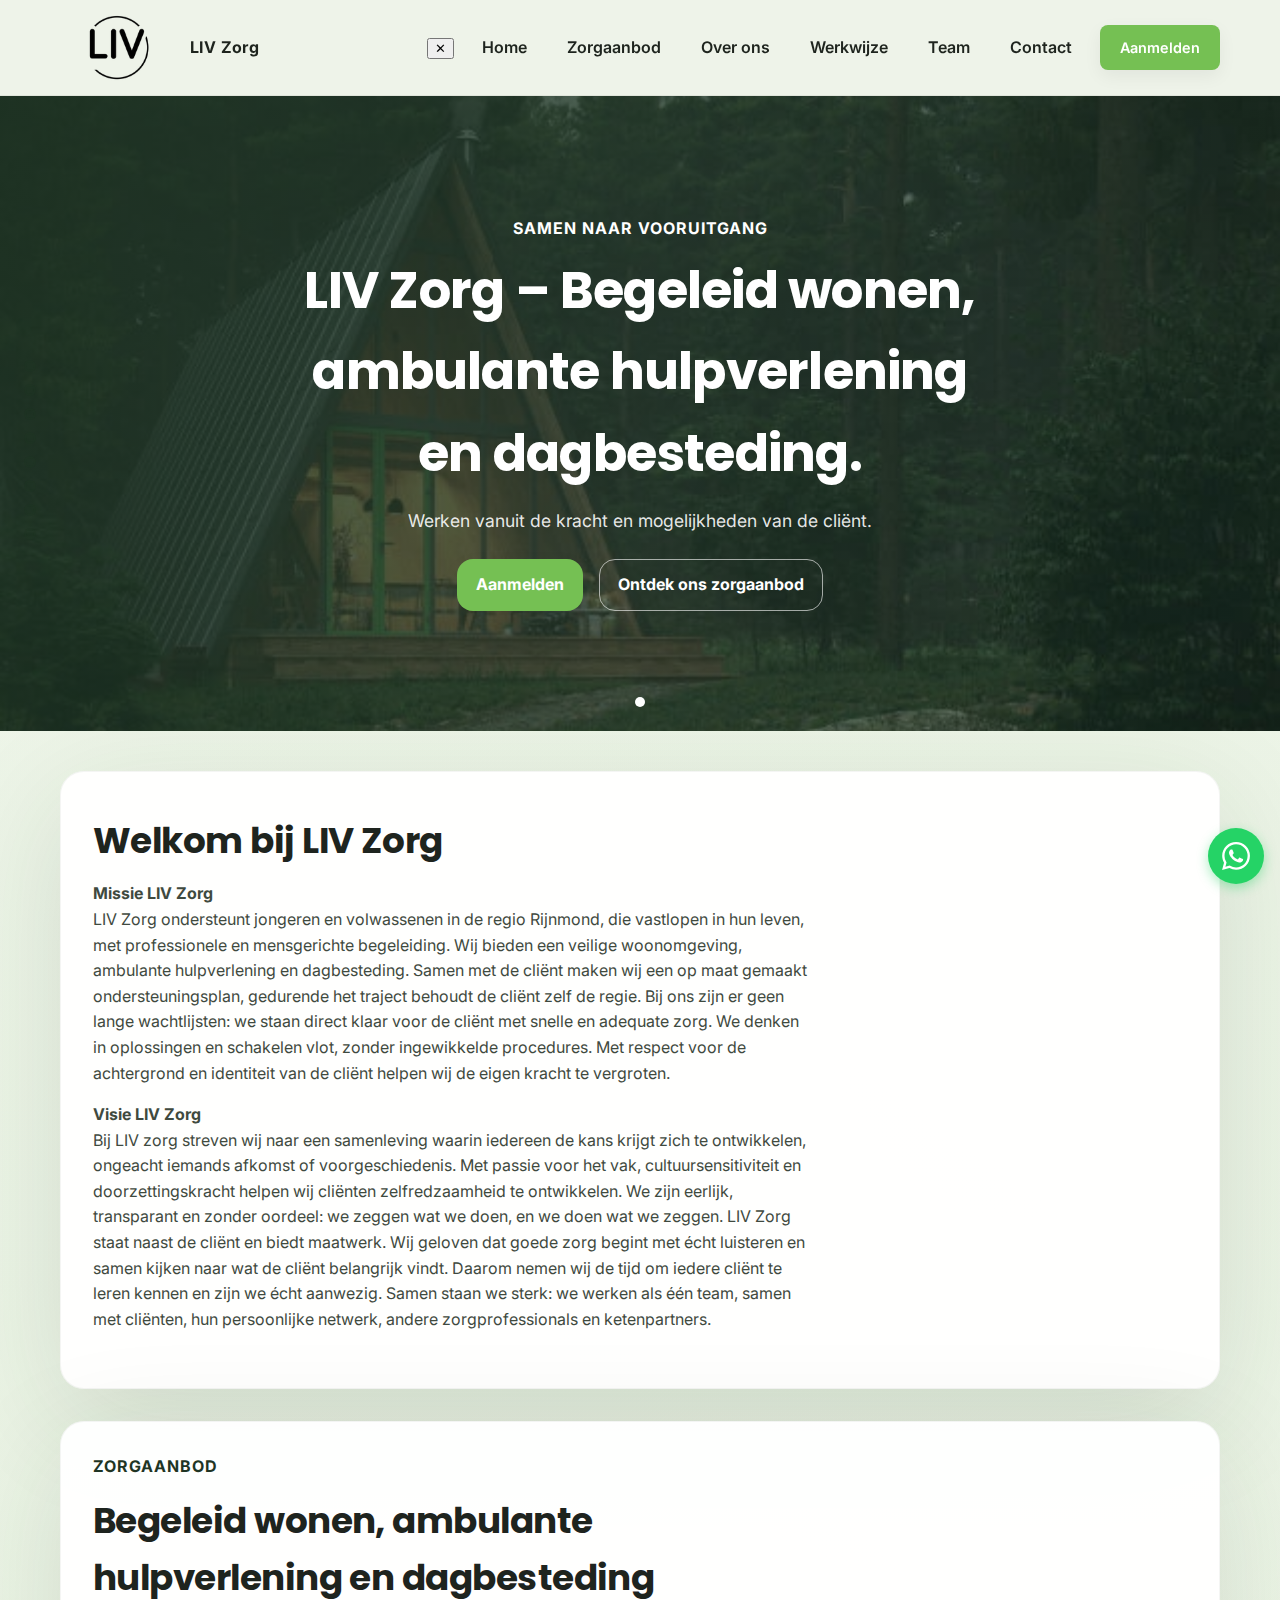
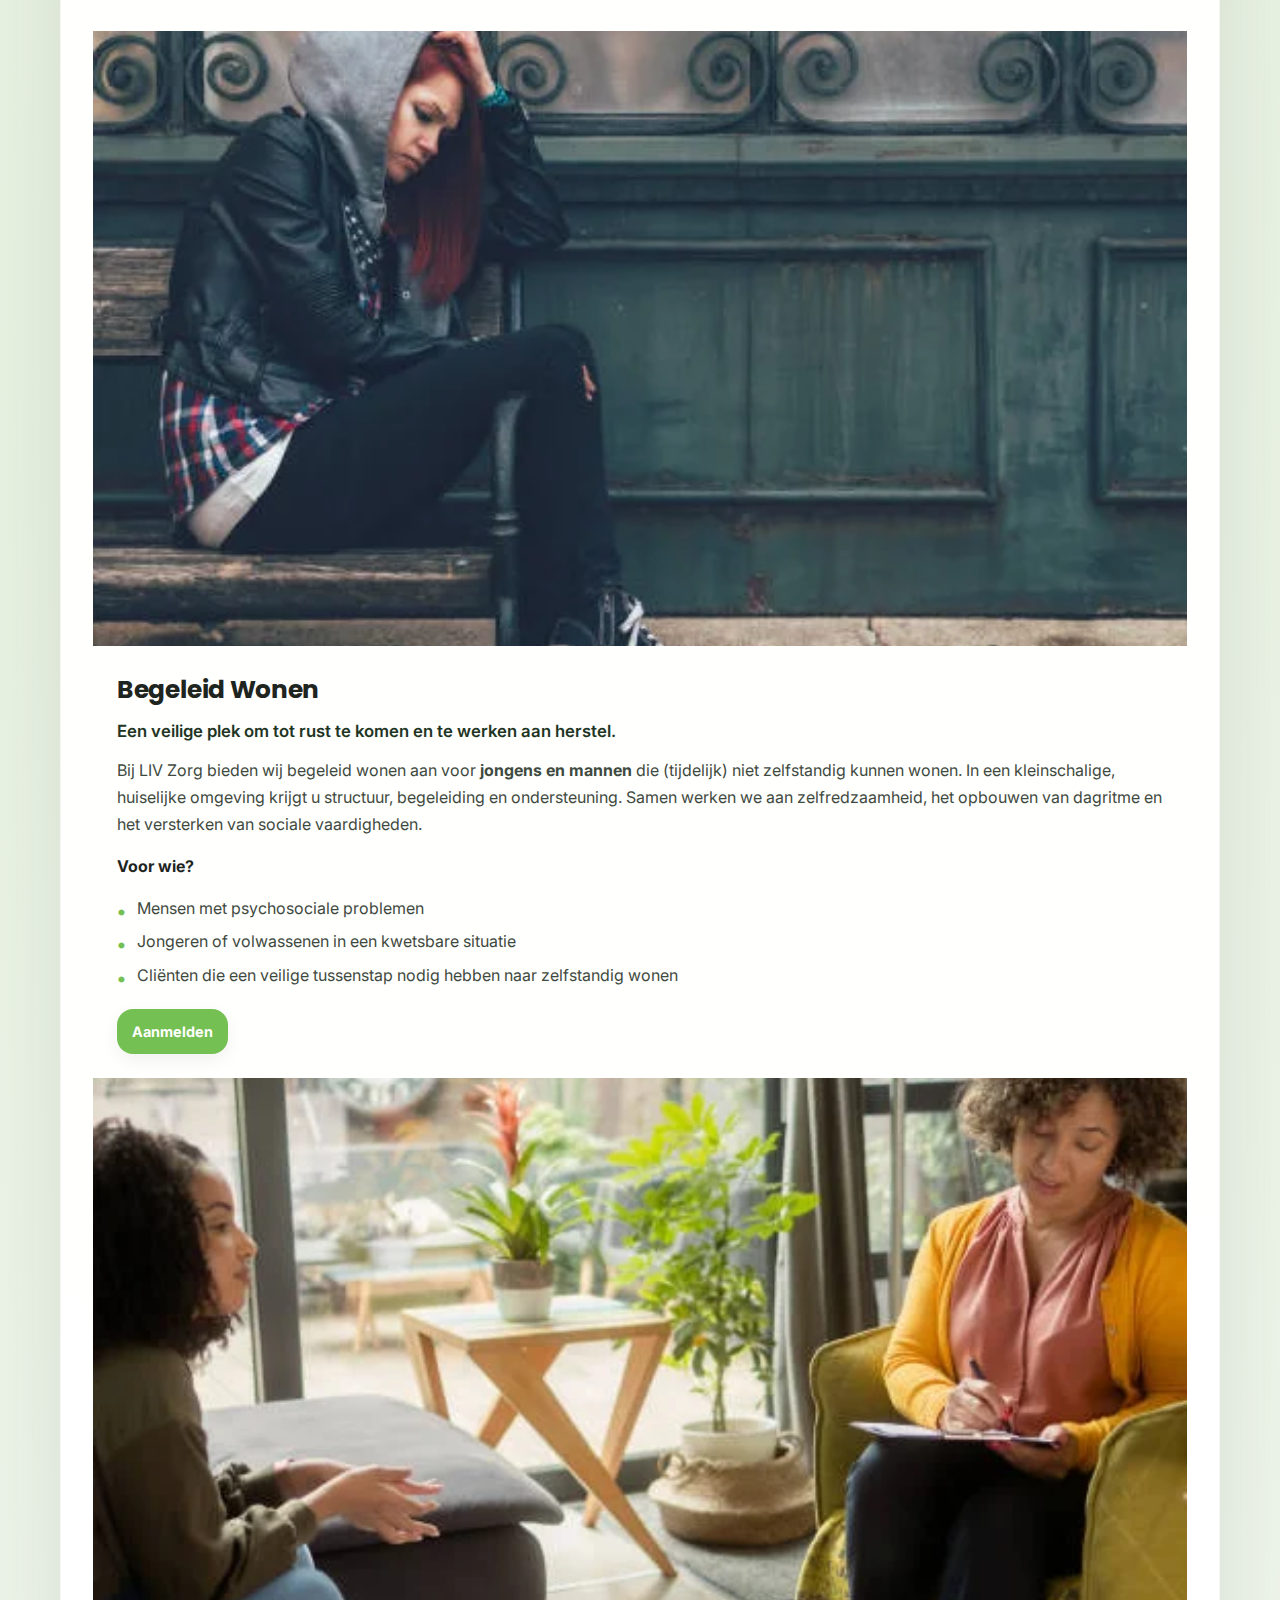
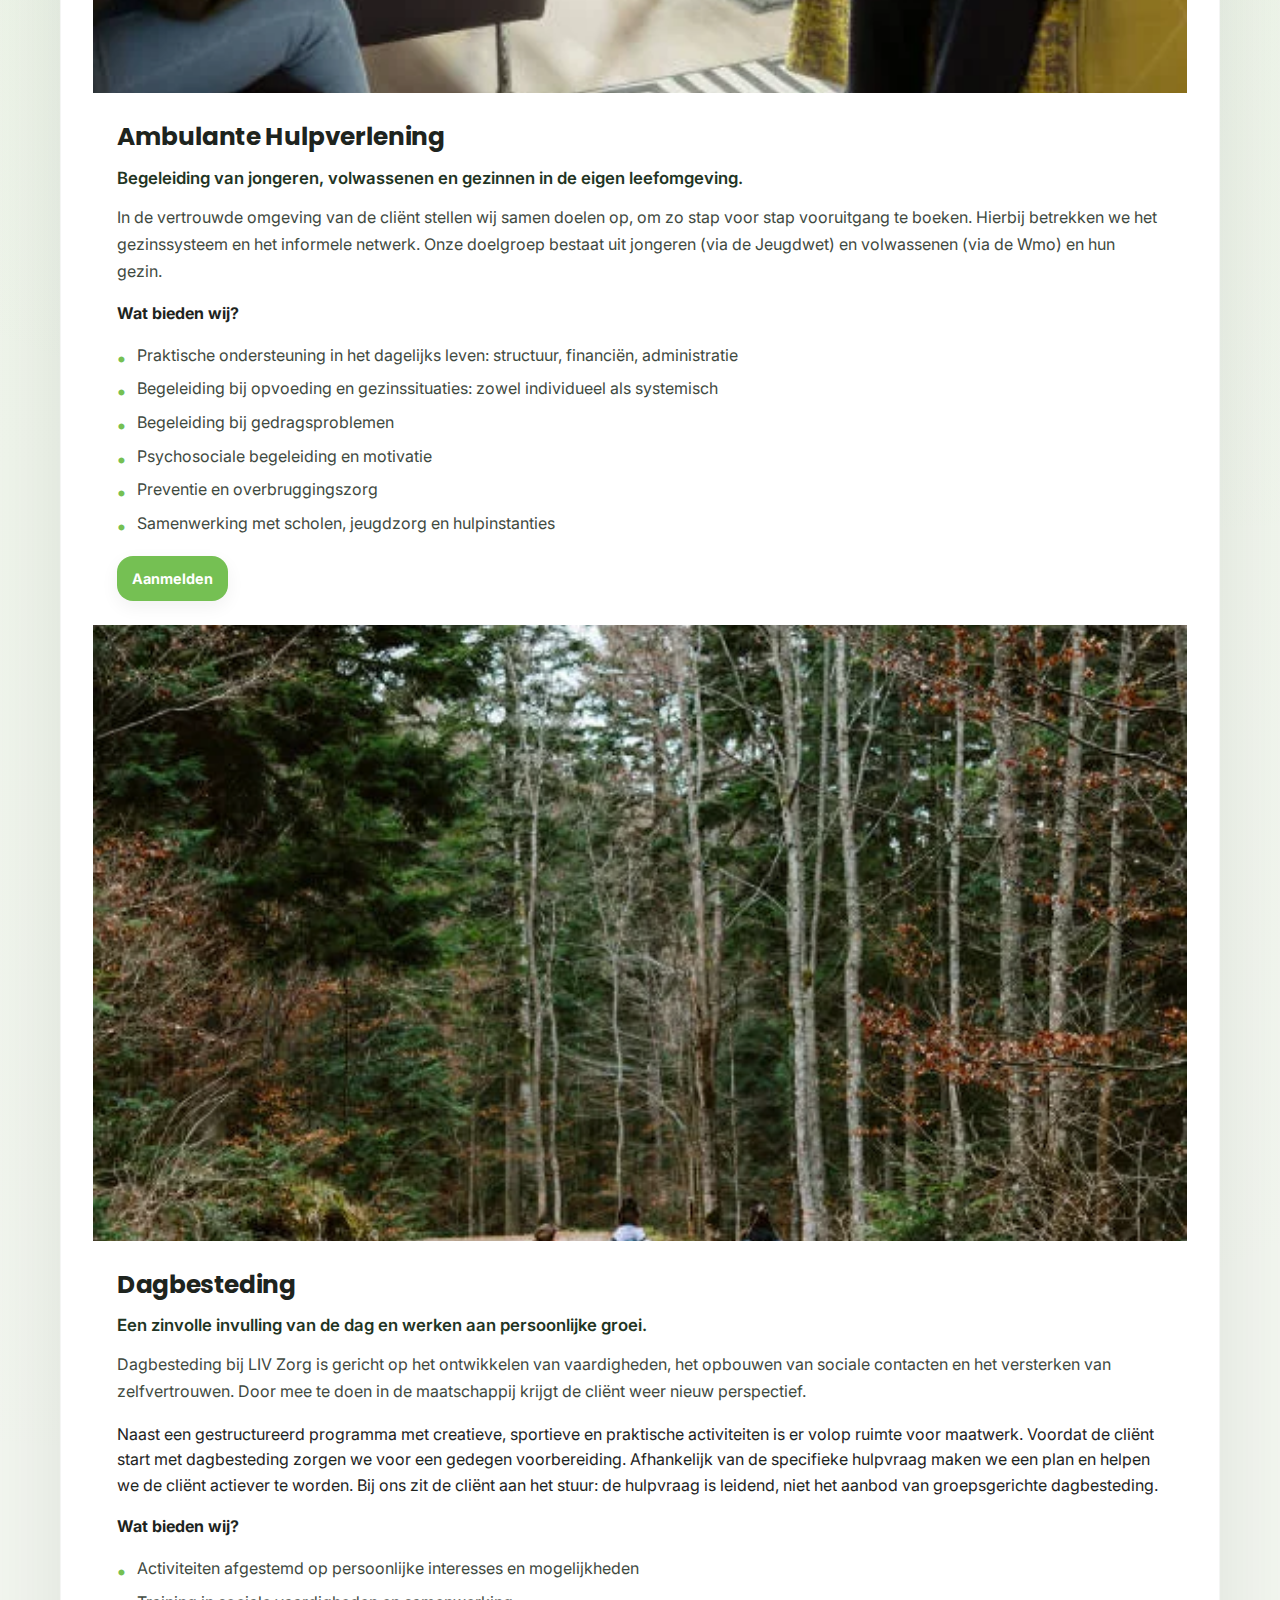
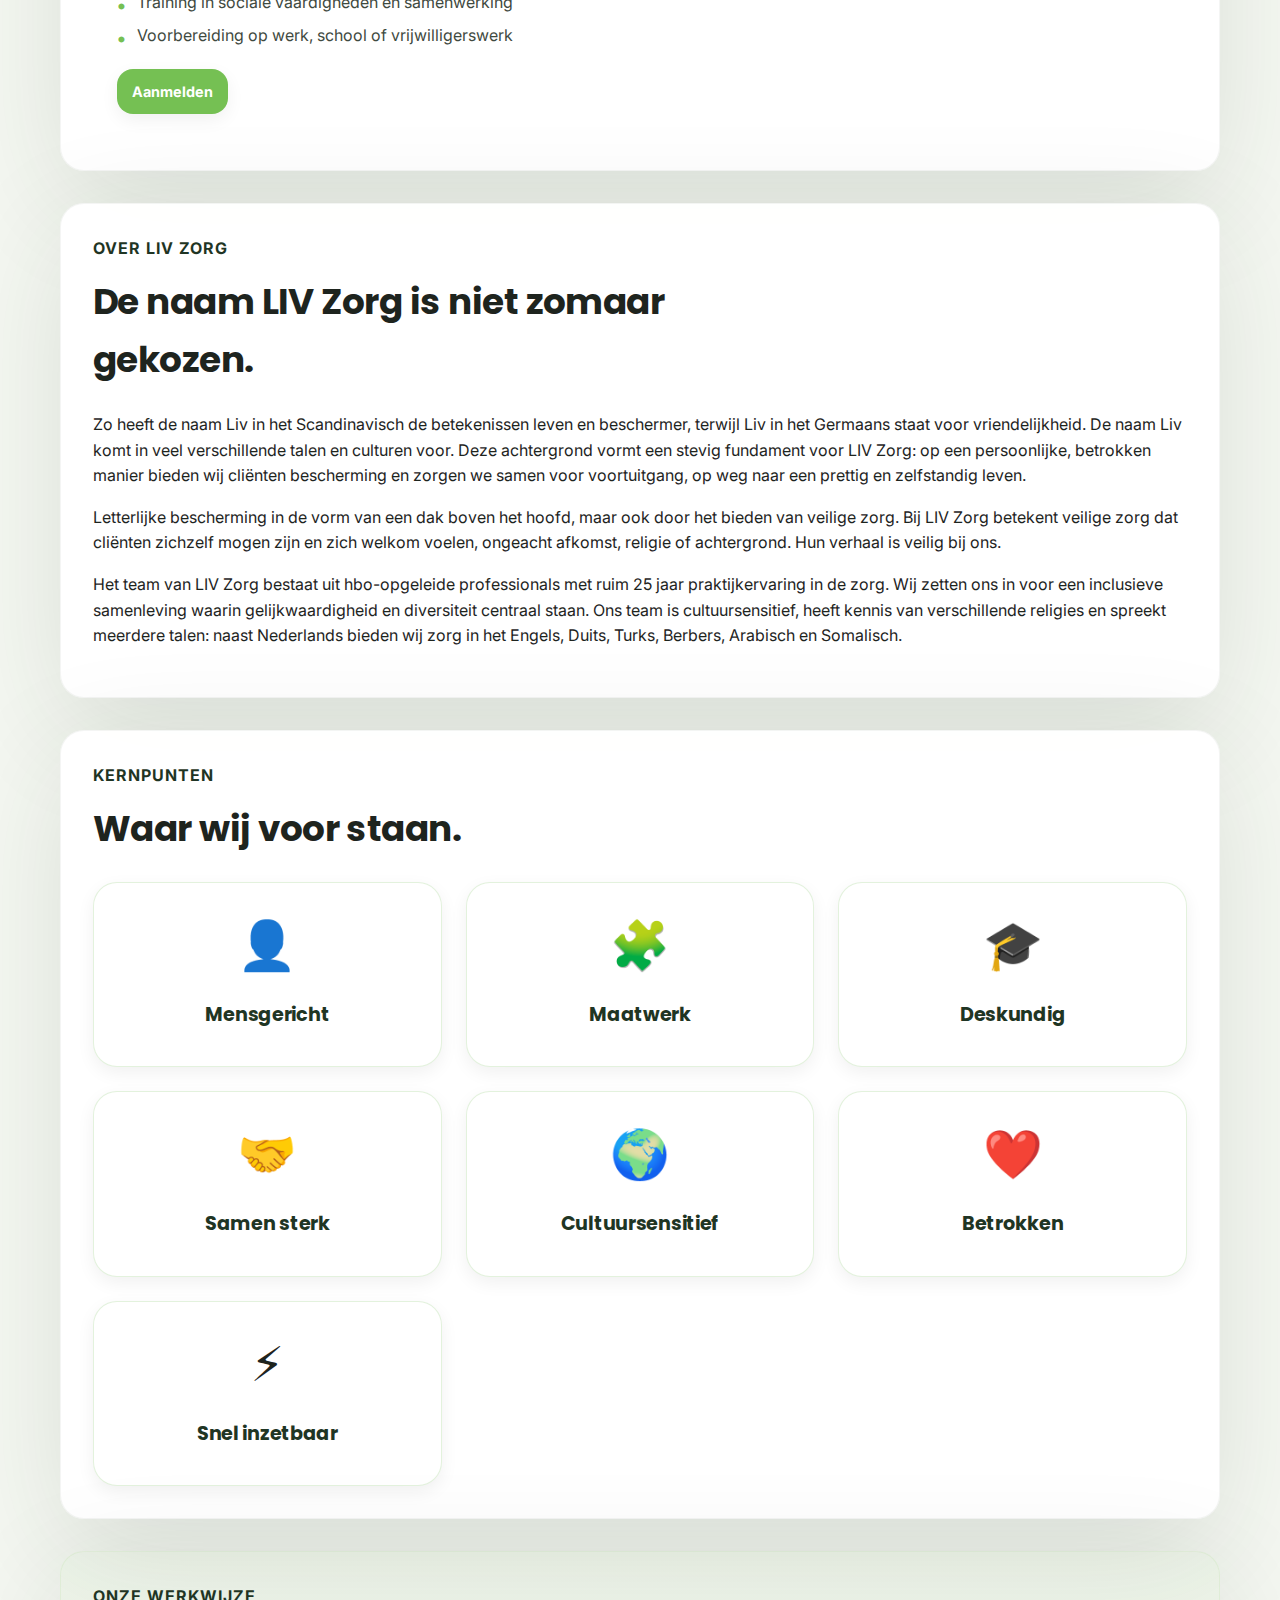
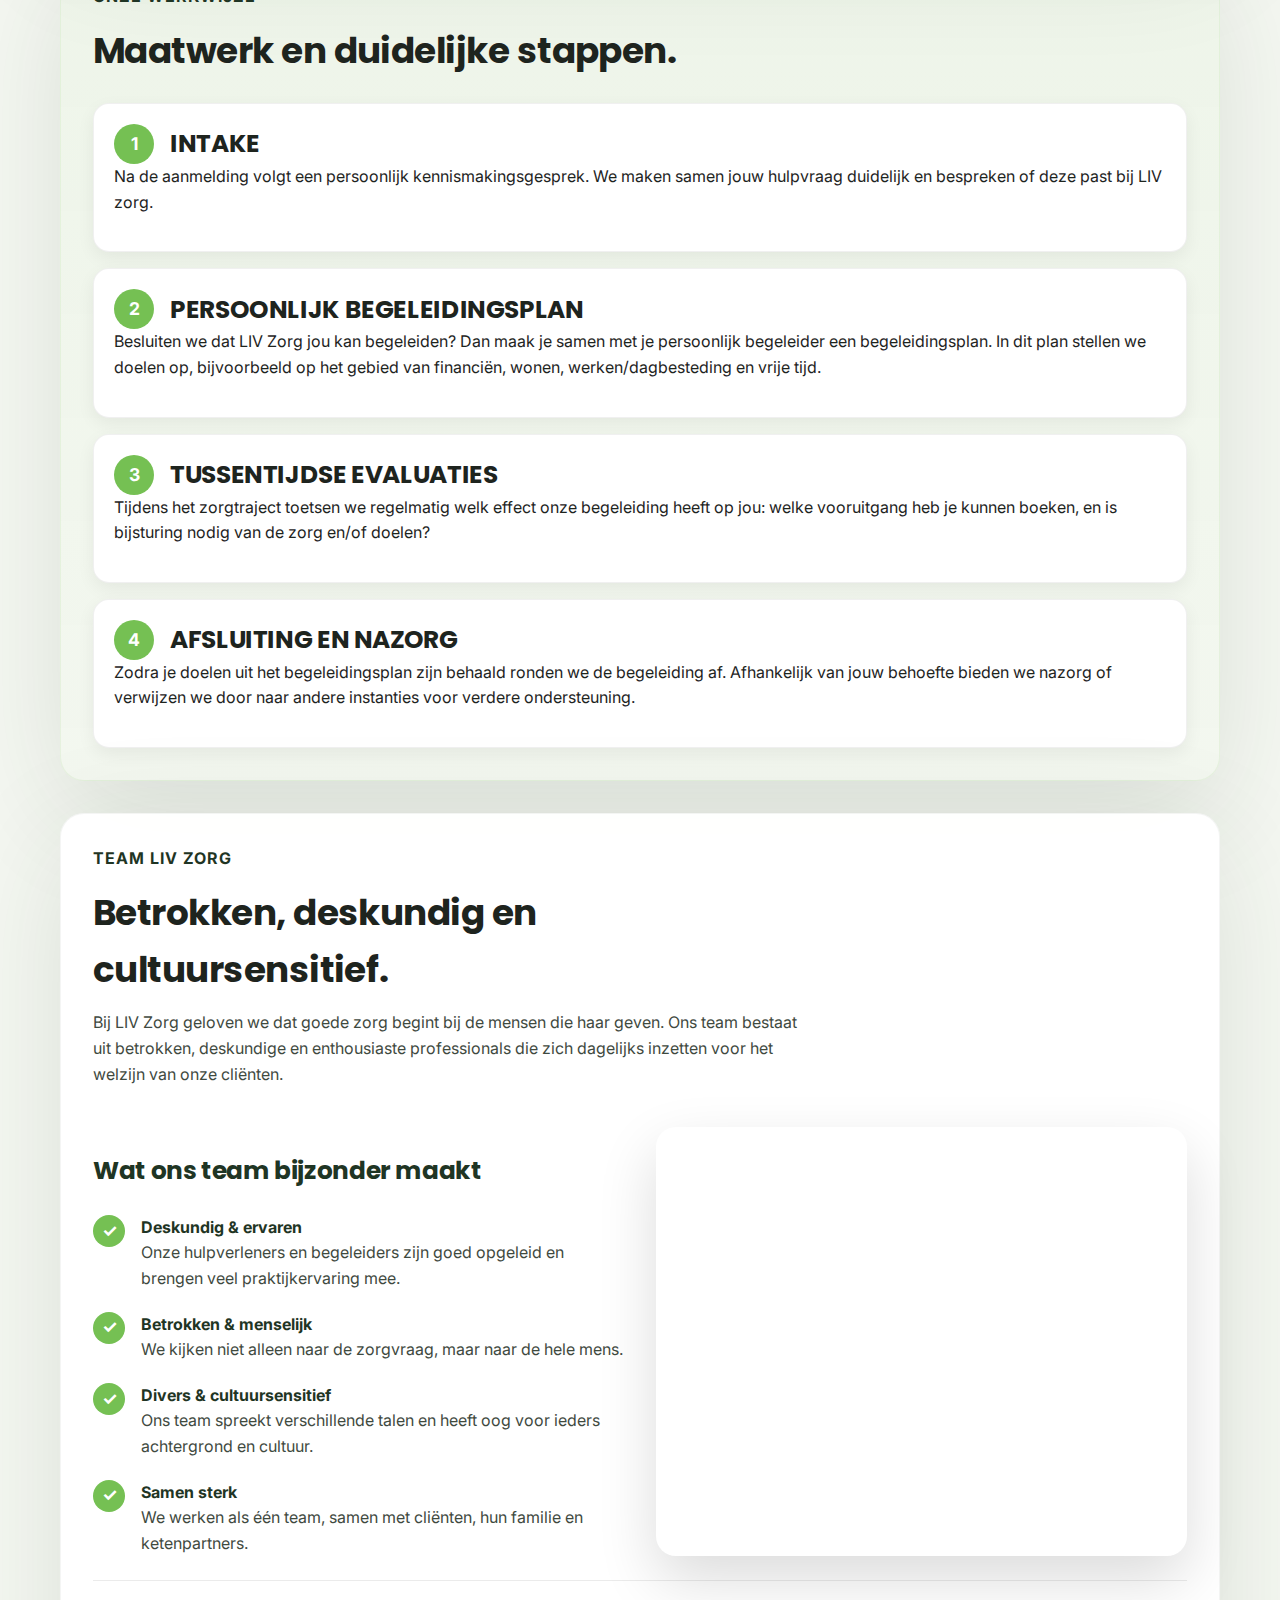
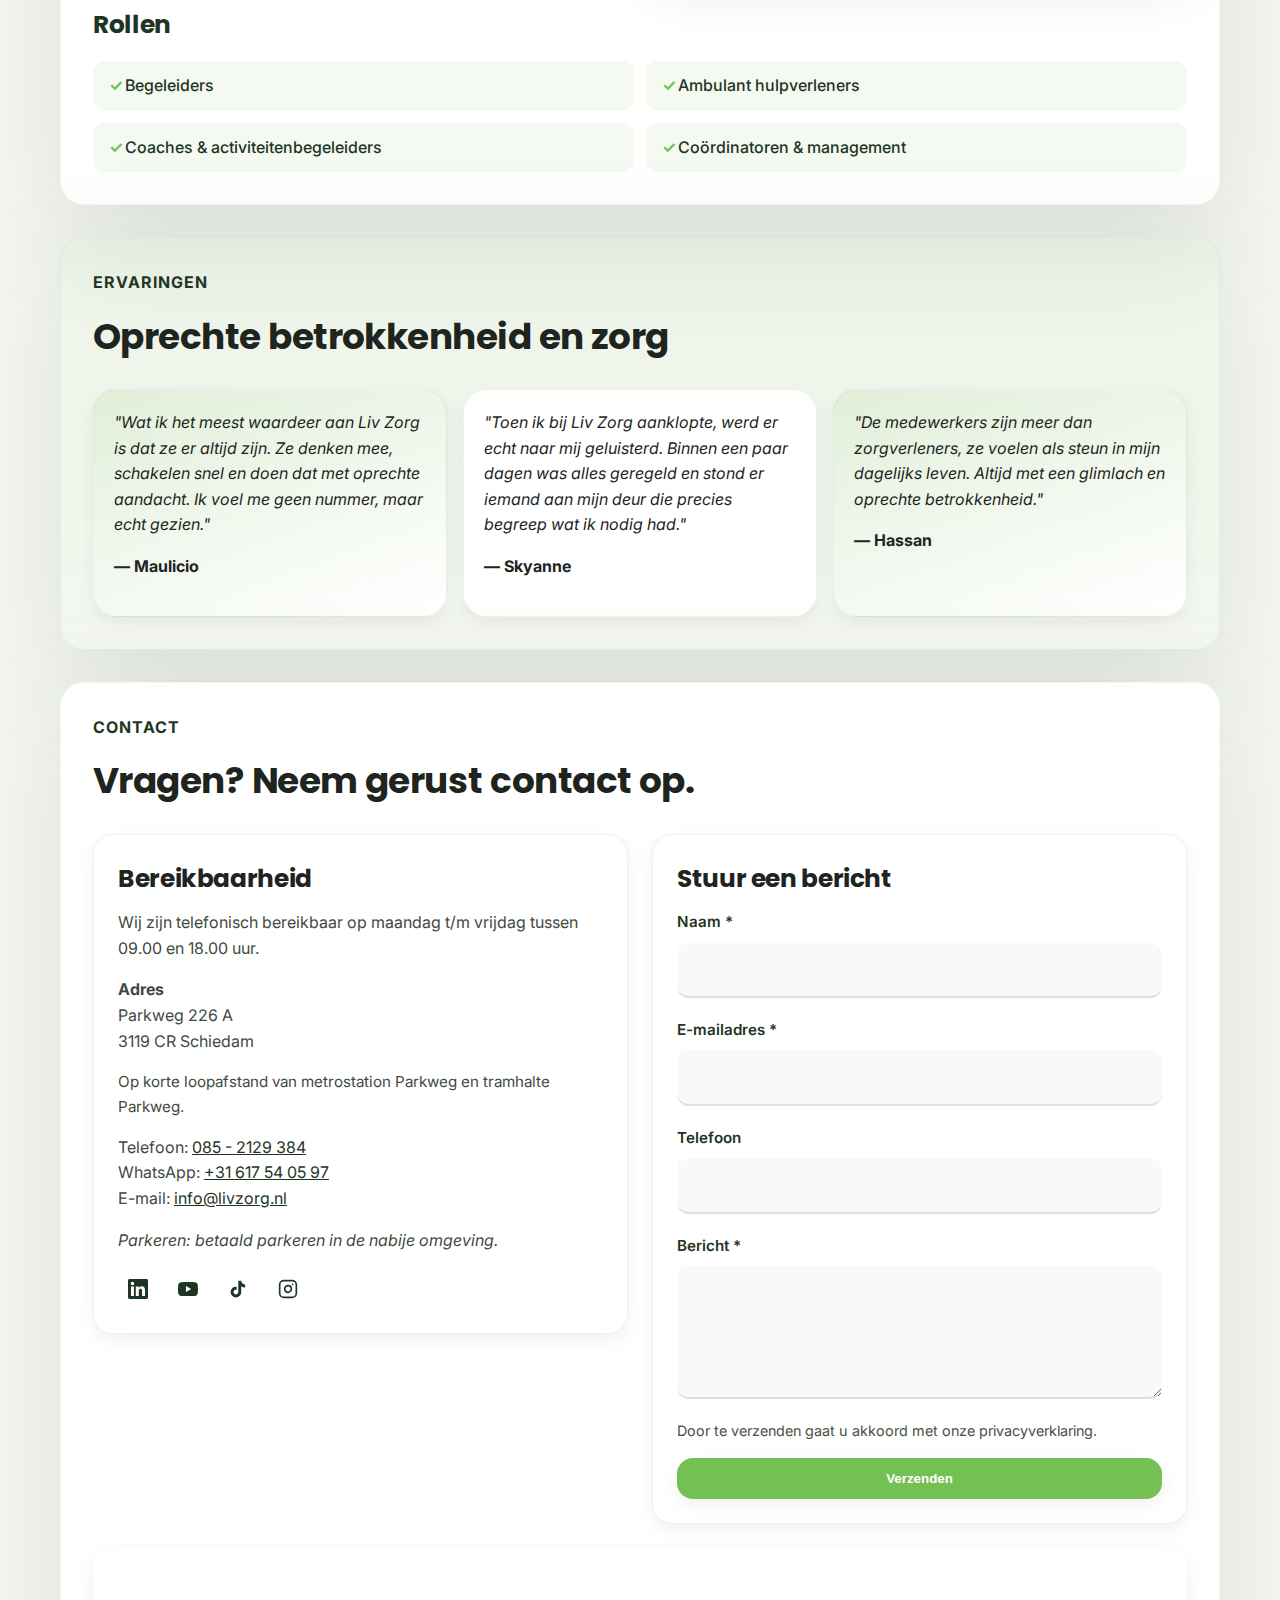
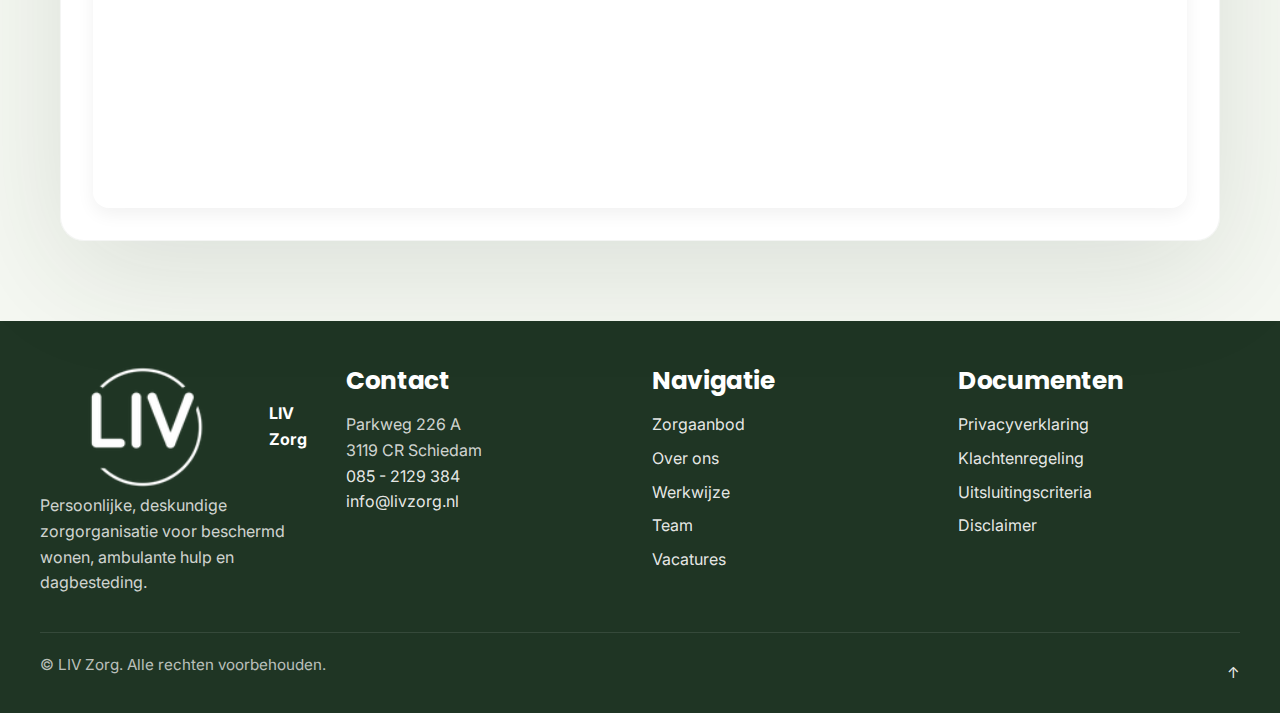
<file: index.html>
<!DOCTYPE html>
<html lang="nl">
<head>
  <meta charset="UTF-8">
  <meta name="viewport" content="width=device-width, initial-scale=1.0, maximum-scale=5.0, user-scalable=yes">
  <title>LIV Zorg – Begeleid wonen, ambulante hulpverlening en dagbesteding</title>
  <link rel="preconnect" href="https://fonts.googleapis.com">
  <link rel="preconnect" href="https://fonts.gstatic.com" crossorigin>
  <link href="https://fonts.googleapis.com/css2?family=Inter:wght@400;500;600;700&family=Poppins:wght@500;600;700&display=swap" rel="stylesheet">
  <link rel="stylesheet" href="style.css">
</head>
<body>
  <a class="skip-link" href="#main">Direct naar hoofdinhoud</a>
  <header class="site-header" id="top">
    <div class="header-inner">
      <div class="brand">
        <a href="index.html">
          <img src="assets/logo.webp" alt="LIV Zorg logo" class="brand-logo">
          <span class="brand-text">LIV Zorg</span>
        </a>
      </div>
      <nav class="nav" aria-label="Hoofdmenu">
        <button class="nav-toggle" aria-expanded="false" aria-controls="nav-list">
          <span class="sr-only">Toon menu</span>
          <span class="burger"></span>
        </button>
        <ul class="nav-list" id="nav-list">
          <li class="nav-close-wrapper">
            <button class="nav-close" aria-label="Sluit menu">
              <span aria-hidden="true">✕</span>
            </button>
          </li>
          <li><a href="index.html">Home</a></li>
          <li><a href="index.html#diensten">Zorgaanbod</a></li>
          <li><a href="index.html#over">Over ons</a></li>
          <li><a href="index.html#werkwijze">Werkwijze</a></li>
          <li><a href="index.html#team">Team</a></li>
          <li><a href="index.html#contact">Contact</a></li>
          <li><a class="btn primary small" href="aanmelden.html">Aanmelden</a></li>
        </ul>
      </nav>
    </div>
  </header>

  <nav class="scrollspy-nav" aria-label="Sectie navigatie">
    <ul class="scrollspy-list">
      <li><a href="#top" class="scrollspy-dot" data-section="top" aria-label="Home"></a></li>
      <li><a href="#welkom" class="scrollspy-dot" data-section="welkom" aria-label="Welkom"></a></li>
      <li><a href="#diensten" class="scrollspy-dot" data-section="diensten" aria-label="Zorgaanbod"></a></li>
      <li><a href="#over" class="scrollspy-dot" data-section="over" aria-label="Over ons"></a></li>
      <li><a href="#waarom" class="scrollspy-dot" data-section="waarom" aria-label="Kernpunten"></a></li>
      <li><a href="#werkwijze" class="scrollspy-dot" data-section="werkwijze" aria-label="Werkwijze"></a></li>
      <li><a href="#ervaringen" class="scrollspy-dot" data-section="ervaringen" aria-label="Ervaringen"></a></li>
      <li><a href="#contact" class="scrollspy-dot" data-section="contact" aria-label="Contact"></a></li>
    </ul>
  </nav>

  <main id="main">
    <section class="hero" id="home">
      <div class="hero-bg" style="--hero-image: url('assets/hero.webp');"></div>
      <div class="hero-overlay"></div>
      <div class="hero-content">
        <p class="eyebrow">Samen naar vooruitgang</p>
        <h1>LIV Zorg – Begeleid wonen, ambulante hulpverlening en dagbesteding.</h1>
        <p class="lede">Werken vanuit de kracht en mogelijkheden van de cliënt.</p>
        <div class="hero-actions">
          <a class="btn primary" href="aanmelden.html">Aanmelden</a>
          <a class="btn ghost" href="#diensten">Ontdek ons zorgaanbod</a>
        </div>
      </div>
      <div class="scroll-indicator" aria-hidden="true">
        <span class="dot"></span>
      </div>
    </section>

    <div class="layout">

      <section class="section welcome bg-white" id="welkom">
        <div class="section-header">
          <h2>Welkom bij LIV Zorg</h2>
          
          <p class="body" style="margin-bottom: 1rem;">
            <strong>Missie LIV Zorg</strong><br>
            LIV Zorg ondersteunt jongeren en volwassenen in de regio Rijnmond, die vastlopen in hun leven, met professionele en mensgerichte begeleiding. Wij bieden een veilige woonomgeving, ambulante hulpverlening en dagbesteding. Samen met de cliënt maken wij een op maat gemaakt ondersteuningsplan, gedurende het traject behoudt de cliënt zelf de regie. Bij ons zijn er geen lange wachtlijsten: we staan direct klaar voor de cliënt met snelle en adequate zorg. We denken in oplossingen en schakelen vlot, zonder ingewikkelde procedures. Met respect voor de achtergrond en identiteit van de cliënt helpen wij de eigen kracht te vergroten.
          </p>

          <p class="body">
            <strong>Visie LIV Zorg</strong><br>
            Bij LIV zorg streven wij naar een samenleving waarin iedereen de kans krijgt zich te ontwikkelen, ongeacht iemands afkomst of voorgeschiedenis. Met passie voor het vak, cultuursensitiviteit en doorzettingskracht helpen wij cliënten zelfredzaamheid te ontwikkelen. We zijn eerlijk, transparant en zonder oordeel: we zeggen wat we doen, en we doen wat we zeggen. LIV Zorg staat naast de cliënt en biedt maatwerk. Wij geloven dat goede zorg begint met écht luisteren en samen kijken naar wat de cliënt belangrijk vindt. Daarom nemen wij de tijd om iedere cliënt te leren kennen en zijn we écht aanwezig. Samen staan we sterk: we werken als één team, samen met cliënten, hun persoonlijke netwerk, andere zorgprofessionals en ketenpartners.
          </p>
        </div>
      </section>

      <section class="section services" id="diensten">
        <div class="section-header">
          <p class="eyebrow">Zorgaanbod</p>
          <h2>Begeleid wonen, ambulante hulpverlening en dagbesteding</h2>
        </div>
        <div class="services-container">
          
          <div class="service-section">
            <div class="service-image">
              <img src="assets/service-crisis.webp" alt="Begeleid wonen" loading="lazy">
            </div>
            <div class="service-content">
              <h3>Begeleid Wonen</h3>
              <p class="service-intro">Een veilige plek om tot rust te komen en te werken aan herstel.</p>
              <p class="service-description">Bij LIV Zorg bieden wij begeleid wonen aan voor <strong>jongens en mannen</strong> die (tijdelijk) niet zelfstandig kunnen wonen. In een kleinschalige, huiselijke omgeving krijgt u structuur, begeleiding en ondersteuning. Samen werken we aan zelfredzaamheid, het opbouwen van dagritme en het versterken van sociale vaardigheden.</p>
              <p><strong>Voor wie?</strong></p>
              <ul class="service-features">
                <li>Mensen met psychosociale problemen</li>
                <li>Jongeren of volwassenen in een kwetsbare situatie</li>
                <li>Cliënten die een veilige tussenstap nodig hebben naar zelfstandig wonen</li>
              </ul>
              <a class="btn primary small" href="aanmelden.html">Aanmelden</a>
            </div>
          </div>

          <div class="service-section">
            <div class="service-image">
              <img src="assets/service-ambulant.webp" alt="Ambulante hulpverlening" loading="lazy">
            </div>
           <div class="service-content">
              <h3>Ambulante Hulpverlening</h3>
              <p class="service-intro">Begeleiding van jongeren, volwassenen en gezinnen in de eigen leefomgeving.</p>
              <p class="service-description">In de vertrouwde omgeving van de cliënt stellen wij samen doelen op, om zo stap voor stap vooruitgang te boeken. Hierbij betrekken we het gezinssysteem en het informele netwerk. Onze doelgroep bestaat uit jongeren (via de Jeugdwet) en volwassenen (via de Wmo) en hun gezin.</p>
              <p><strong>Wat bieden wij?</strong></p>
              <ul class="service-features">
                <li>Praktische ondersteuning in het dagelijks leven: structuur, financiën, administratie</li>
                <li>Begeleiding bij opvoeding en gezinssituaties: zowel individueel als systemisch</li>
                <li>Begeleiding bij gedragsproblemen</li>
                <li>Psychosociale begeleiding en motivatie</li>
                <li>Preventie en overbruggingszorg</li>
                <li>Samenwerking met scholen, jeugdzorg en hulpinstanties</li>
              </ul>
              <a class="btn primary small" href="aanmelden.html">Aanmelden</a>
            </div>
          </div>

          <div class="service-section">
            <div class="service-image">
              <img src="assets/service-dagbesteding.webp" alt="Dagbesteding" loading="lazy">
            </div>
            <div class="service-content">
              <h3>Dagbesteding</h3>
              <p class="service-intro">Een zinvolle invulling van de dag en werken aan persoonlijke groei.</p>
              <p class="service-description">Dagbesteding bij LIV Zorg is gericht op het ontwikkelen van vaardigheden, het opbouwen van sociale contacten en het versterken van zelfvertrouwen. Door mee te doen in de maatschappij krijgt de cliënt weer nieuw perspectief.</p>
              <p>Naast een gestructureerd programma met creatieve, sportieve en praktische activiteiten is er volop ruimte voor maatwerk. Voordat de cliënt start met dagbesteding zorgen we voor een gedegen voorbereiding. Afhankelijk van de specifieke hulpvraag maken we een plan en helpen we de cliënt actiever te worden. Bij ons zit de cliënt aan het stuur: de hulpvraag is leidend, niet het aanbod van groepsgerichte dagbesteding.</p>
              <p><strong>Wat bieden wij?</strong></p>
              <ul class="service-features">
                <li>Activiteiten afgestemd op persoonlijke interesses en mogelijkheden</li>
                <li>Training in sociale vaardigheden en samenwerking</li>
                <li>Voorbereiding op werk, school of vrijwilligerswerk</li>
              </ul>
              <a class="btn primary small" href="aanmelden.html">Aanmelden</a>
            </div>
          </div>

        </div>
      </section>

      <section class="section about" id="over">
        <div class="section-header">
          <p class="eyebrow">Over LIV Zorg</p>
          <h2>De naam LIV Zorg is niet zomaar gekozen.</h2>
        </div>
        <div class="about-content">
          <p>Zo heeft de naam Liv in het Scandinavisch de betekenissen leven en beschermer, terwijl Liv in het Germaans staat voor vriendelijkheid. De naam Liv komt in veel verschillende talen en culturen voor. Deze achtergrond vormt een stevig fundament voor LIV Zorg: op een persoonlijke, betrokken manier bieden wij cliënten bescherming en zorgen we samen voor voortuitgang, op weg naar een prettig en zelfstandig leven.</p>
          <p>Letterlijke bescherming in de vorm van een dak boven het hoofd, maar ook door het bieden van veilige zorg. Bij LIV Zorg betekent veilige zorg dat cliënten zichzelf mogen zijn en zich welkom voelen, ongeacht afkomst, religie of achtergrond. Hun verhaal is veilig bij ons.</p>
          <p>Het team van LIV Zorg bestaat uit hbo-opgeleide professionals met ruim 25 jaar praktijkervaring in de zorg. Wij zetten ons in voor een inclusieve samenleving waarin gelijkwaardigheid en diversiteit centraal staan. Ons team is cultuursensitief, heeft kennis van verschillende religies en spreekt meerdere talen: naast Nederlands bieden wij zorg in het Engels, Duits, Turks, Berbers, Arabisch en Somalisch.</p>
        </div>
      </section>

      <section class="section" id="waarom">
        <div class="section-header">
          <p class="eyebrow">Kernpunten</p>
          <h2>Waar wij voor staan.</h2>
        </div>
        <div class="features-grid">
          <div class="feature-item">
            <div class="feature-icon">👤</div>
            <h3>Mensgericht</h3>
          </div>
          <div class="feature-item">
            <div class="feature-icon">🧩</div>
            <h3>Maatwerk</h3>
          </div>
          <div class="feature-item">
            <div class="feature-icon">🎓</div>
            <h3>Deskundig</h3>
          </div>
          <div class="feature-item">
            <div class="feature-icon">🤝</div>
            <h3>Samen sterk</h3>
          </div>
          <div class="feature-item">
            <div class="feature-icon">🌍</div>
            <h3>Cultuursensitief</h3>
          </div>
          <div class="feature-item">
            <div class="feature-icon">❤️</div>
            <h3>Betrokken</h3>
          </div>
          <div class="feature-item">
            <div class="feature-icon">⚡</div>
            <h3>Snel inzetbaar</h3>
          </div>
        </div>
      </section>

      <section class="section process bg-soft" id="werkwijze">
        <div class="section-header">
          <p class="eyebrow">Onze werkwijze</p>
          <h2>Maatwerk en duidelijke stappen.</h2>
        </div>
        <ol class="steps">
          <li class="step">
            <div class="step-head">
              <span class="step-number">1</span>
              <h3>INTAKE</h3>
            </div>
            <div class="step-content">
              <p>Na de aanmelding volgt een persoonlijk kennismakingsgesprek. We maken samen jouw hulpvraag duidelijk en bespreken of deze past bij LIV zorg.</p>
            </div>
          </li>
          <li class="step">
            <div class="step-head">
              <span class="step-number">2</span>
              <h3>PERSOONLIJK BEGELEIDINGSPLAN</h3>
            </div>
            <div class="step-content">
              <p>Besluiten we dat LIV Zorg jou kan begeleiden? Dan maak je samen met je persoonlijk begeleider een begeleidingsplan. In dit plan stellen we doelen op, bijvoorbeeld op het gebied van financiën, wonen, werken/dagbesteding en vrije tijd.</p>
            </div>
          </li>
           <li class="step">
            <div class="step-head">
              <span class="step-number">3</span>
              <h3>TUSSENTIJDSE EVALUATIES</h3>
            </div>
            <div class="step-content">
              <p>Tijdens het zorgtraject toetsen we regelmatig welk effect onze begeleiding heeft op jou: welke vooruitgang heb je kunnen boeken, en is bijsturing nodig van de zorg en/of doelen?</p>
            </div>
          </li>
          <li class="step">
            <div class="step-head">
              <span class="step-number">4</span>
              <h3>AFSLUITING EN NAZORG</h3>
            </div>
            <div class="step-content">
              <p>Zodra je doelen uit het begeleidingsplan zijn behaald ronden we de begeleiding af. Afhankelijk van jouw behoefte bieden we nazorg of verwijzen we door naar andere instanties voor verdere ondersteuning.</p>
            </div>
          </li>
        </ol>
      </section>

      <section class="section team" id="team">
        <div class="team-content">
          <div class="section-header">
            <p class="eyebrow">Team LIV Zorg</p>
            <h2>Betrokken, deskundig en cultuursensitief.</h2>
            <p class="body">Bij LIV Zorg geloven we dat goede zorg begint bij de mensen die haar geven. Ons team bestaat uit betrokken, deskundige en enthousiaste professionals die zich dagelijks inzetten voor het welzijn van onze cliënten.</p>
          </div>
          <div class="team-split">
            <div class="team-special">
              <h3>Wat ons team bijzonder maakt</h3>
              <ul class="team-values">
                <li>
                  <span class="check-icon">✓</span>
                  <div>
                    <strong>Deskundig & ervaren</strong>
                    <p>Onze hulpverleners en begeleiders zijn goed opgeleid en brengen veel praktijkervaring mee.</p>
                  </div>
                </li>
                <li>
                  <span class="check-icon">✓</span>
                  <div>
                    <strong>Betrokken & menselijk</strong>
                    <p>We kijken niet alleen naar de zorgvraag, maar naar de hele mens.</p>
                  </div>
                </li>
                <li>
                  <span class="check-icon">✓</span>
                  <div>
                    <strong>Divers & cultuursensitief</strong>
                    <p>Ons team spreekt verschillende talen en heeft oog voor ieders achtergrond en cultuur.</p>
                  </div>
                </li>
                <li>
                  <span class="check-icon">✓</span>
                  <div>
                    <strong>Samen sterk</strong>
                    <p>We werken als één team, samen met cliënten, hun familie en ketenpartners.</p>
                  </div>
                </li>
              </ul>
            </div>
            <div class="team-image">
              <img src="assets/team.webp" alt="Team LIV Zorg in overleg" loading="lazy">
            </div>
          </div>
          <div class="team-roles">
            <h3>Rollen</h3>
            <ul class="roles-list">
              <li>Begeleiders</li>
              <li>Ambulant hulpverleners</li>
              <li>Coaches & activiteitenbegeleiders</li>
              <li>Coördinatoren & management</li>
            </ul>
          </div>
        </div>
      </section>

      <section class="section testimonials bg-soft" id="ervaringen">
        <div class="section-header">
          <p class="eyebrow">Ervaringen</p>
          <h2>Oprechte betrokkenheid en zorg</h2>
        </div>
        <div class="pillars">
          <article class="card accent">
            <p><em>"Wat ik het meest waardeer aan Liv Zorg is dat ze er altijd zijn. Ze denken mee, schakelen snel en doen dat met oprechte aandacht. Ik voel me geen nummer, maar echt gezien."</em></p>
            <p><strong>— Maulicio</strong></p>
          </article>
          <article class="card">
            <p><em>"Toen ik bij Liv Zorg aanklopte, werd er echt naar mij geluisterd. Binnen een paar dagen was alles geregeld en stond er iemand aan mijn deur die precies begreep wat ik nodig had."</em></p>
            <p><strong>— Skyanne</strong></p>
          </article>
          <article class="card accent">
            <p><em>"De medewerkers zijn meer dan zorgverleners, ze voelen als steun in mijn dagelijks leven. Altijd met een glimlach en oprechte betrokkenheid."</em></p>
            <p><strong>— Hassan</strong></p>
          </article>
        </div>
      </section>

      <section class="section contact" id="contact">
        <div class="section-header">
          <p class="eyebrow">Contact</p>
          <h2>Vragen? Neem gerust contact op.</h2>
        </div>
        <div class="contact-grid">
          <div class="contact-card">
            <h3>Bereikbaarheid</h3>
            <p class="body">Wij zijn telefonisch bereikbaar op maandag t/m vrijdag tussen 09.00 en 18.00 uur.</p>
            
            <p class="body">
              <strong>Adres</strong><br>
              Parkweg 226 A<br>
              3119 CR Schiedam
            </p>
            
            <p class="body" style="margin-top: 0.5rem; font-size: 0.95em;">
              Op korte loopafstand van metrostation Parkweg en tramhalte Parkweg.
            </p>

            <p class="body" style="margin-top: 1rem;">
              Telefoon: <a href="tel:0852129384">085 - 2129 384</a><br>
              WhatsApp: <a href="https://api.whatsapp.com/send?phone=31617540597">+31 617 54 05 97</a><br>
              E-mail: <a href="mailto:info@livzorg.nl">info@livzorg.nl</a>
            </p>
            
            <p class="body" style="margin-top: 1rem; font-style: italic;">Parkeren: betaald parkeren in de nabije omgeving.</p>
            
            <div class="social">
              <a href="https://linkedin.com/company/liv-zorg" aria-label="LinkedIn" target="_blank" rel="noopener">
                <svg width="20" height="20" viewBox="0 0 24 24" fill="currentColor"><path d="M20.447 20.452h-3.554v-5.569c0-1.328-.027-3.037-1.852-3.037-1.853 0-2.136 1.445-2.136 2.939v5.667H9.351V9h3.414v1.561h.046c.477-.9 1.637-1.85 3.37-1.85 3.601 0 4.267 2.37 4.267 5.455v6.286zM5.337 7.433c-1.144 0-2.063-.926-2.063-2.065 0-1.138.92-2.063 2.063-2.063 1.14 0 2.064.925 2.064 2.063 0 1.139-.925 2.065-2.064 2.065zm1.782 13.019H3.555V9h3.564v11.452zM22.225 0H1.771C.792 0 0 .774 0 1.729v20.542C0 23.227.792 24 1.771 24h20.451C23.2 24 24 23.227 24 22.271V1.729C24 .774 23.2 0 22.222 0h.003z"/></svg>
              </a>
              <a href="https://youtube.com/@livzorg" aria-label="YouTube" target="_blank" rel="noopener">
                <svg width="20" height="20" viewBox="0 0 24 24" fill="currentColor"><path d="M23.498 6.186a3.016 3.016 0 0 0-2.122-2.136C19.505 3.545 12 3.545 12 3.545s-7.505 0-9.377.505A3.017 3.017 0 0 0 .502 6.186C0 8.07 0 12 0 12s0 3.93.502 5.814a3.016 3.016 0 0 0 2.122 2.136c1.871.505 9.376.505 9.376.505s7.505 0 9.377-.505a3.015 3.015 0 0 0 2.122-2.136C24 15.93 24 12 24 12s0-3.93-.502-5.814zM9.545 15.568V8.432L15.818 12l-6.273 3.568z"/></svg>
              </a>
              <a href="https://tiktok.com/@livzorg" aria-label="TikTok" target="_blank" rel="noopener">
                <svg width="20" height="20" viewBox="0 0 24 24" fill="currentColor"><path d="M19.59 6.69a4.83 4.83 0 0 1-3.77-4.25V2h-3.45v13.67a2.89 2.89 0 0 1-5.2 1.74 2.89 2.89 0 0 1 2.31-4.64 2.93 2.93 0 0 1 .88.13V9.4a6.84 6.84 0 0 0-1-.05A6.33 6.33 0 0 0 5 20.1a6.34 6.34 0 0 0 10.86-4.43v-7a8.16 8.16 0 0 0 4.77 1.52v-3.4a4.85 4.85 0 0 1-1-.1z"/></svg>
              </a>
             <a href="https://instagram.com/liv.zorg" aria-label="Instagram" target="_blank" rel="noopener">
    <svg width="20" height="20" viewBox="0 0 24 24" fill="none" stroke="currentColor" stroke-width="2" stroke-linecap="round" stroke-linejoin="round">
        <rect x="2" y="2" width="20" height="20" rx="5" ry="5"></rect>
        <path d="M16 11.37A4 4 0 1 1 12.63 8 4 4 0 0 1 16 11.37z"></path>
        <line x1="17.5" y1="6.5" x2="17.51" y2="6.5"></line>
    </svg>
</a>
            </div>
          </div>
          <div class="form-card">
            <h3>Stuur een bericht</h3>
            <form action="https://formspree.io/f/mlddyjap" method="POST" class="form" novalidate>
              <div class="field">
                <label for="name">Naam *</label>
                <input id="name" name="name" type="text" required>
              </div>
              <div class="field">
                <label for="email">E-mailadres *</label>
                <input id="email" name="_replyto" type="email" required>
              </div>
              <div class="field">
                <label for="phone">Telefoon</label>
                <input id="phone" name="phone" type="tel">
              </div>
              <div class="field">
                <label for="message">Bericht *</label>
                <textarea id="message" name="message" rows="4" required></textarea>
              </div>
              <p class="small">Door te verzenden gaat u akkoord met onze privacyverklaring.</p>
              <button type="submit" class="btn primary full">Verzenden</button>
            </form>
          </div>
        </div>
        <div class="map-wrap" style="margin-top:var(--space-6);">
          <iframe title="LIV Zorg locatie" loading="lazy" src="https://www.google.com/maps/embed?pb=!1m18!1m12!1m3!1d2435.781877253495!2d4.392165076580667!3d51.92189617191803!2m3!1f0!2f0!3f0!3m2!1i1024!2i768!4f13.1!3m3!1m2!1s0x47c4341c6f16f7df%3A0x8ad0da3ba93926ab!2sParkweg%20226a%2C%203119%20CR%20Schiedam!5e0!3m2!1snl!2snl!4v1700000000000!5m2!1snl!2snl"></iframe>
        </div>
      </section>
    </div>
  </main>

  <footer class="site-footer">
    <div class="footer-grid">
      <div>
        <div class="brand">
          <img src="assets/logo.webp" alt="LIV Zorg logo" class="brand-logo">
          <span class="brand-text">LIV Zorg</span>
        </div>
        <p class="body">Persoonlijke, deskundige zorgorganisatie voor beschermd wonen, ambulante hulp en dagbesteding.</p>
        <div class="badges">
          <img src="assets/logo-bpsw.webp" alt="BPSW keurmerk" loading="lazy">
          <img src="assets/logo-skj.webp" alt="SKJ keurmerk" loading="lazy">
        </div>
      </div>
      <div>
        <h3>Contact</h3>
        <p class="body">Parkweg 226 A<br>3119 CR Schiedam<br><a href="tel:0852129384">085 - 2129 384</a><br><a href="mailto:info@livzorg.nl">info@livzorg.nl</a></p>
      </div>
      <div>
        <h3>Navigatie</h3>
        <ul class="footer-nav">
          <li><a href="index.html#diensten">Zorgaanbod</a></li>
          <li><a href="index.html#over">Over ons</a></li>
          <li><a href="index.html#werkwijze">Werkwijze</a></li>
          <li><a href="index.html#team">Team</a></li>
          <li><a href="vacatures.html">Vacatures</a></li>
        </ul>
      </div>
      <div>
        <h3>Documenten</h3>
        <ul class="footer-nav">
          <li><a href="privacy.html">Privacyverklaring</a></li>
          <li><a href="klachtenregeling.html">Klachtenregeling</a></li>
          <li><a href="uitsluitingscriteria.html">Uitsluitingscriteria</a></li>
          <li><a href="disclaimer.html">Disclaimer</a></li>
        </ul>
      </div>
    </div>
    <div class="footer-meta">
      <p>© LIV Zorg. Alle rechten voorbehouden.</p>
      <a href="#top" class="back-to-top" aria-label="Terug naar boven">↑</a>
    </div>
  </footer>

  <button class="floating-top" aria-label="Terug naar boven">↑</button>

  <a href="https://api.whatsapp.com/send?phone=31617540597" class="whatsapp-button" aria-label="WhatsApp contact" target="_blank" rel="noopener">
    <svg width="24" height="24" viewBox="0 0 24 24" fill="currentColor">
      <path d="M17.472 14.382c-.297-.149-1.758-.867-2.03-.967-.273-.099-.471-.148-.67.15-.197.297-.767.966-.94 1.164-.173.199-.347.223-.644.075-.297-.15-1.255-.463-2.39-1.475-.883-.788-1.48-1.761-1.653-2.059-.173-.297-.018-.458.13-.606.134-.133.298-.347.446-.52.149-.174.198-.298.298-.497.099-.198.05-.371-.025-.52-.075-.149-.669-1.612-.916-2.207-.242-.579-.487-.5-.669-.51-.173-.008-.371-.01-.57-.01-.198 0-.52.074-.792.372-.272.297-1.04 1.016-1.04 2.479 0 1.462 1.065 2.875 1.213 3.074.149.198 2.096 3.2 5.077 4.487.709.306 1.262.489 1.694.625.712.227 1.36.195 1.871.118.571-.085 1.758-.719 2.006-1.413.248-.694.248-1.289.173-1.413-.074-.124-.272-.198-.57-.347m-5.421 7.403h-.004a9.87 9.87 0 01-5.031-1.378l-.361-.214-3.741.982.998-3.648-.235-.375a9.86 9.86 0 01-1.51-5.26c.001-5.45 4.436-9.884 9.888-9.884 2.64 0 5.122 1.03 6.988 2.898a9.825 9.825 0 012.893 6.994c-.003 5.45-4.437 9.884-9.885 9.884m8.413-18.297A11.815 11.815 0 0012.05 0C5.495 0 .16 5.335.157 11.892c0 2.096.547 4.142 1.588 5.945L.057 24l6.305-1.654a11.882 11.882 0 005.683 1.448h.005c6.554 0 11.89-5.335 11.893-11.893a11.821 11.821 0 00-3.48-8.413Z"/>
    </svg>
  </a>

  <script src="script.js" defer></script>
</body>
</html>
</file>
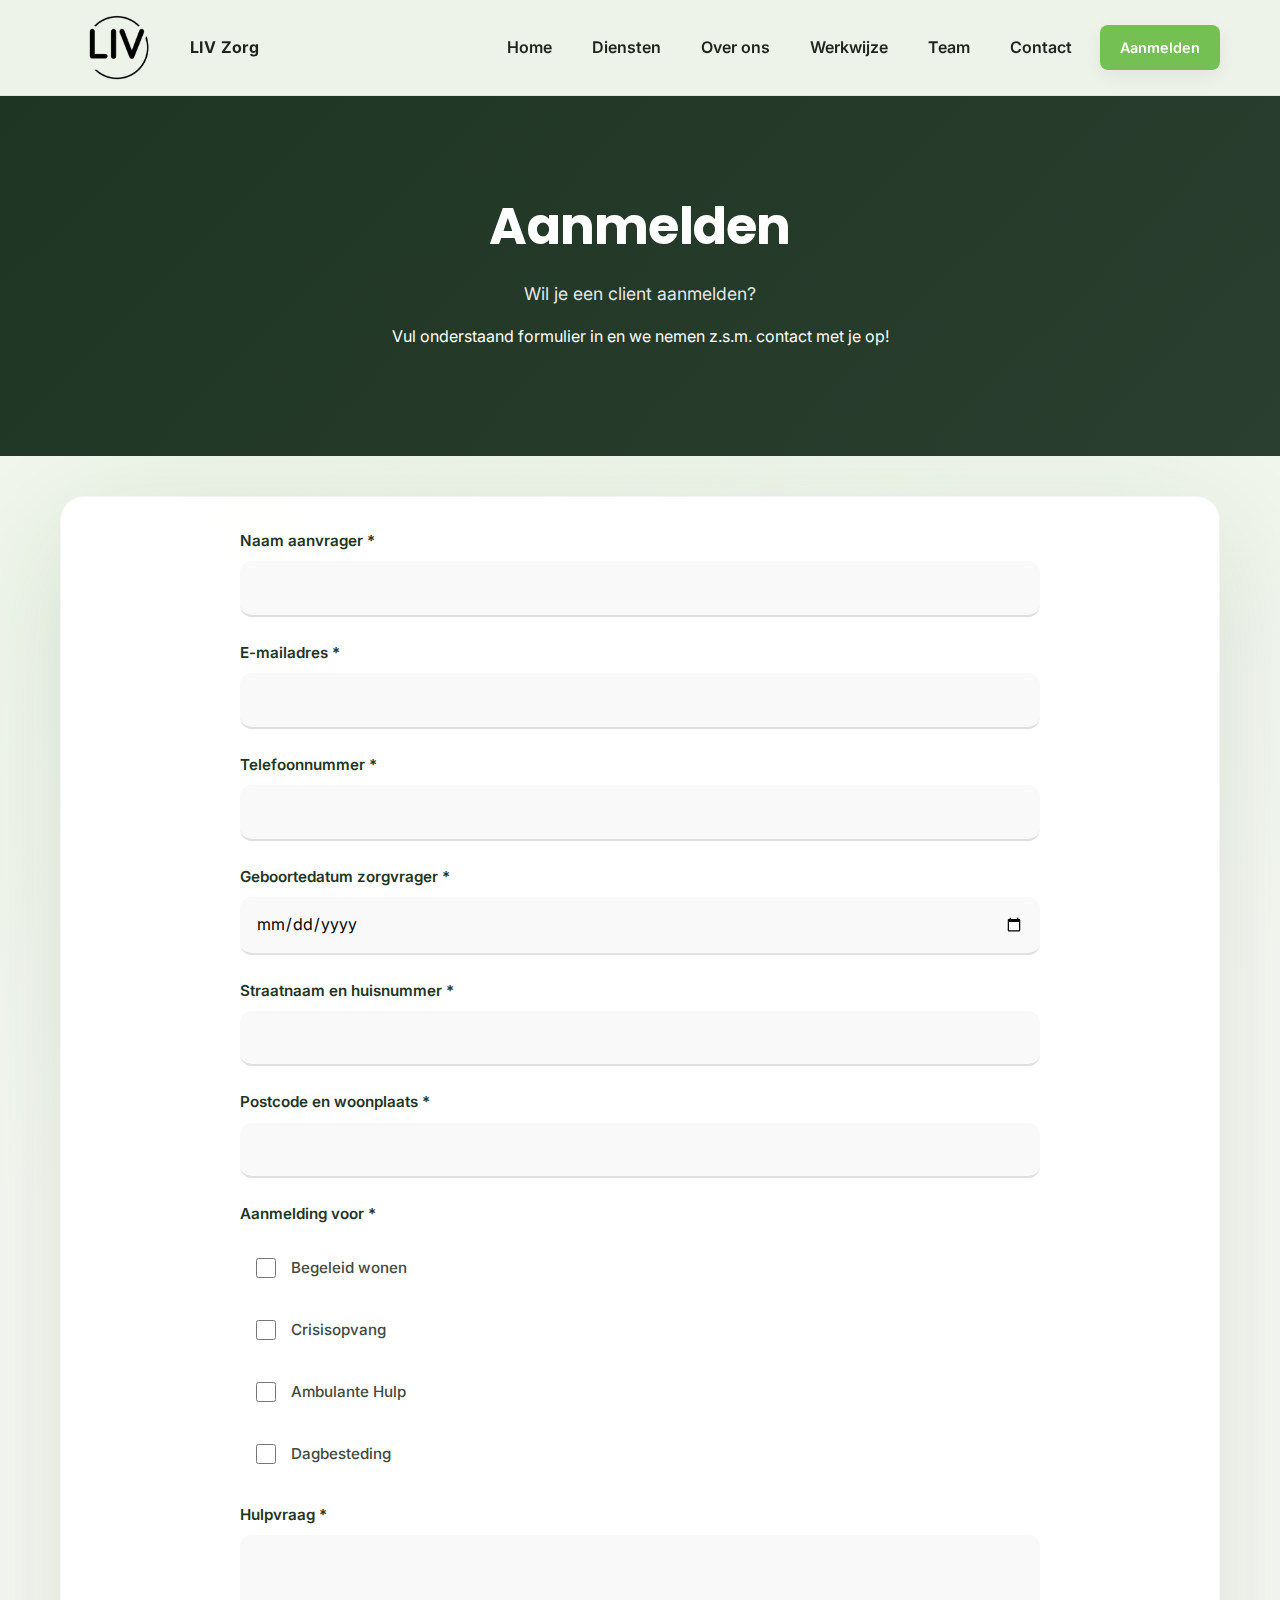
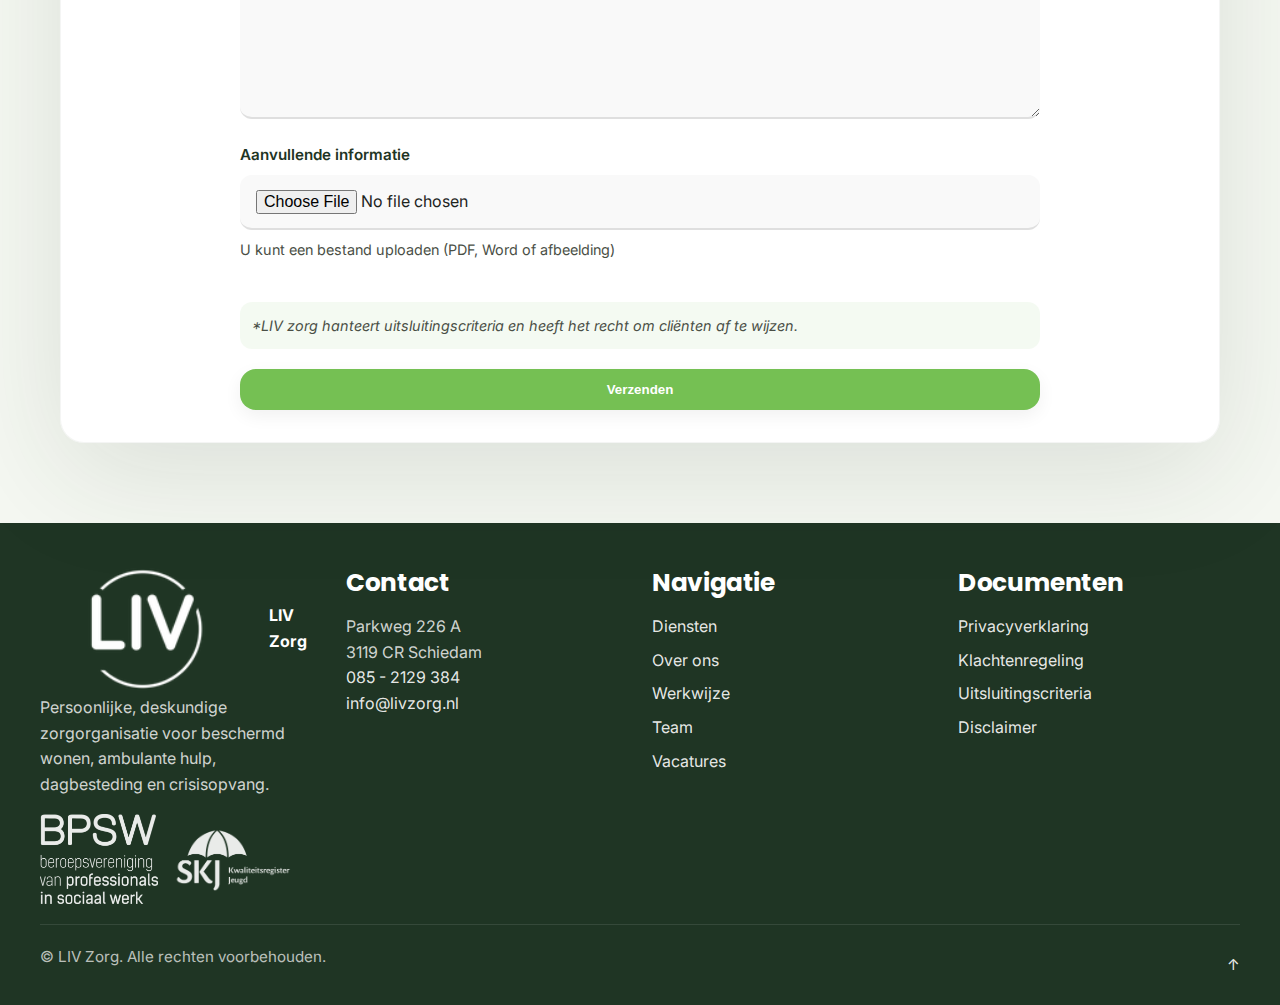
<file: aanmelden.html>
<!DOCTYPE html>
<html lang="nl">
<head>
  <meta charset="UTF-8">
  <meta name="viewport" content="width=device-width, initial-scale=1.0">
  <title>Aanmelden – LIV Zorg</title>
  <link rel="preconnect" href="https://fonts.googleapis.com">
  <link rel="preconnect" href="https://fonts.gstatic.com" crossorigin>
  <link href="https://fonts.googleapis.com/css2?family=Inter:wght@400;500;600;700&family=Poppins:wght@500;600;700&display=swap" rel="stylesheet">
  <link rel="stylesheet" href="style.css">
</head>
<body>
  <a class="skip-link" href="#main">Direct naar hoofdinhoud</a>
  <header class="site-header" id="top">
    <div class="header-inner">
      <div class="brand">
        <a href="index.html">
          <img src="assets/logo.webp" alt="LIV Zorg logo" class="brand-logo">
          <span class="brand-text">LIV Zorg</span>
        </a>
      </div>
      <nav class="nav" aria-label="Hoofdmenu">
        <button class="nav-toggle" aria-expanded="false" aria-controls="nav-list">
          <span class="sr-only">Toon menu</span>
          <span class="burger"></span>
        </button>
        <ul class="nav-list" id="nav-list">
          <li><a href="index.html">Home</a></li>
          <li><a href="index.html#diensten">Diensten</a></li>
          <li><a href="index.html#over">Over ons</a></li>
          <li><a href="index.html#werkwijze">Werkwijze</a></li>
          <li><a href="index.html#team">Team</a></li>
          <li><a href="index.html#contact">Contact</a></li>
          <li><a class="btn primary small" href="aanmelden.html">Aanmelden</a></li>
        </ul>
      </nav>
    </div>
  </header>

  <main id="main">
    <section class="hero hero-simple">
      <div class="hero-content">
        <h1>Aanmelden</h1>
        <p class="lede">Wil je een client aanmelden?</p>
        <p class="body hero-text-white">Vul onderstaand formulier in en we nemen z.s.m. contact met je op!</p>
      </div>
    </section>

    <div class="layout">
      <section class="section">
        <div class="form-wrapper">
          <form action="https://formspree.io/f/mlddyjap" method="POST" class="form signup-form" enctype="multipart/form-data" novalidate>
            <div class="field">
              <label for="aanvrager-naam">Naam aanvrager *</label>
              <input id="aanvrager-naam" name="aanvrager_naam" type="text" required>
            </div>
            <div class="field">
              <label for="aanvrager-email">E-mailadres *</label>
              <input id="aanvrager-email" name="_replyto" type="email" required>
            </div>
            <div class="field">
              <label for="aanvrager-tel">Telefoonnummer *</label>
              <input id="aanvrager-tel" name="aanvrager_telefoon" type="tel" required>
            </div>
            <div class="field">
              <label for="geboortedatum">Geboortedatum zorgvrager *</label>
              <input id="geboortedatum" name="geboortedatum" type="date" required>
            </div>
            <div class="field">
              <label for="adres">Straatnaam en huisnummer *</label>
              <input id="adres" name="adres" type="text" required>
            </div>
            <div class="field">
              <label for="postcode">Postcode en woonplaats *</label>
              <input id="postcode" name="postcode_woonplaats" type="text" required>
            </div>
            <div class="field">
              <label>Aanmelding voor *</label>
              <div class="checkbox-group">
                <label class="checkbox-label">
                  <input type="checkbox" name="aanmelding[]" value="begeleid_wonen">
                  <span>Begeleid wonen</span>
                </label>
                <label class="checkbox-label">
                  <input type="checkbox" name="aanmelding[]" value="crisisopvang">
                  <span>Crisisopvang</span>
                </label>
                <label class="checkbox-label">
                  <input type="checkbox" name="aanmelding[]" value="ambulante_hulp">
                  <span>Ambulante Hulp</span>
                </label>
                <label class="checkbox-label">
                  <input type="checkbox" name="aanmelding[]" value="dagbesteding">
                  <span>Dagbesteding</span>
                </label>
              </div>
            </div>
            <div class="field">
              <label for="hulpvraag">Hulpvraag *</label>
              <textarea id="hulpvraag" name="hulpvraag" rows="6" required></textarea>
            </div>
            <div class="field">
              <label for="aanvullende-info">Aanvullende informatie</label>
              <input id="aanvullende-info" name="aanvullende_info" type="file" accept=".pdf,.doc,.docx,.jpg,.jpeg,.png">
              <p class="small">U kunt een bestand uploaden (PDF, Word of afbeelding)</p>
            </div>
            <p class="small disclaimer-text">*LIV zorg hanteert uitsluitingscriteria en heeft het recht om cliënten af te wijzen.</p>
            <button type="submit" class="btn primary full">Verzenden</button>
          </form>
        </div>
      </section>
    </div>
  </main>

  <footer class="site-footer">
    <div class="footer-grid">
      <div>
        <div class="brand">
          <img src="assets/logo.webp" alt="LIV Zorg logo" class="brand-logo">
          <span class="brand-text">LIV Zorg</span>
        </div>
        <p class="body">Persoonlijke, deskundige zorgorganisatie voor beschermd wonen, ambulante hulp, dagbesteding en crisisopvang.</p>
        <div class="badges">
          <img src="assets/logo-bpsw.webp" alt="BPSW keurmerk" loading="lazy">
          <img src="assets/logo-skj.webp" alt="SKJ keurmerk" loading="lazy">
        </div>
      </div>
      <div>
        <h3>Contact</h3>
        <p class="body">Parkweg 226 A<br>3119 CR Schiedam<br><a href="tel:0852129384">085 - 2129 384</a><br><a href="mailto:info@livzorg.nl">info@livzorg.nl</a></p>
      </div>
      <div>
        <h3>Navigatie</h3>
        <ul class="footer-nav">
          <li><a href="index.html#diensten">Diensten</a></li>
          <li><a href="index.html#over">Over ons</a></li>
          <li><a href="index.html#werkwijze">Werkwijze</a></li>
          <li><a href="index.html#team">Team</a></li>
          <li><a href="vacatures.html">Vacatures</a></li>
        </ul>
      </div>
      <div>
        <h3>Documenten</h3>
        <ul class="footer-nav">
          <li><a href="privacy.html">Privacyverklaring</a></li>
          <li><a href="klachtenregeling.html">Klachtenregeling</a></li>
          <li><a href="uitsluitingscriteria.html">Uitsluitingscriteria</a></li>
          <li><a href="disclaimer.html">Disclaimer</a></li>
        </ul>
      </div>
    </div>
    <div class="footer-meta">
      <p>© LIV Zorg. Alle rechten voorbehouden.</p>
      <a href="#top" class="back-to-top" aria-label="Terug naar boven">↑</a>
    </div>
  </footer>

  <button class="floating-top" aria-label="Terug naar boven">↑</button>

  <script src="script.js" defer></script>
</body>
</html>
</file>
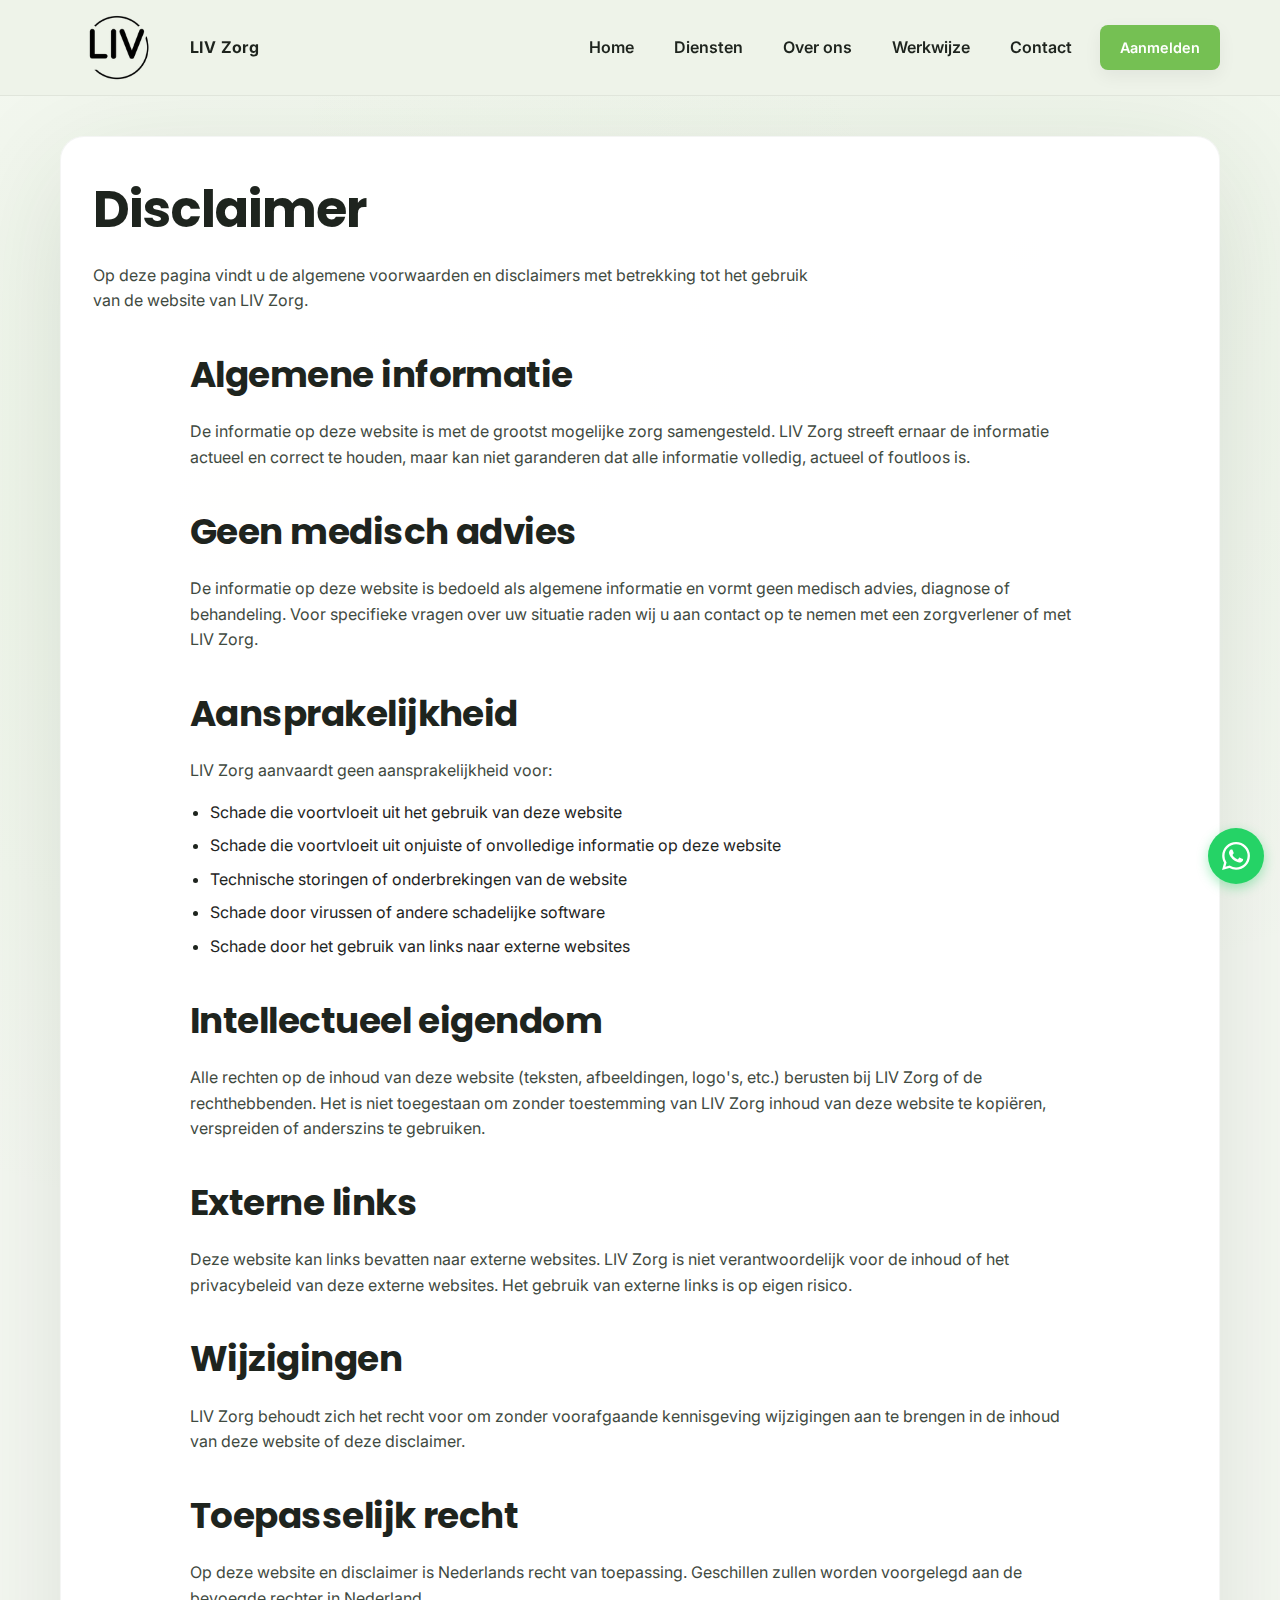
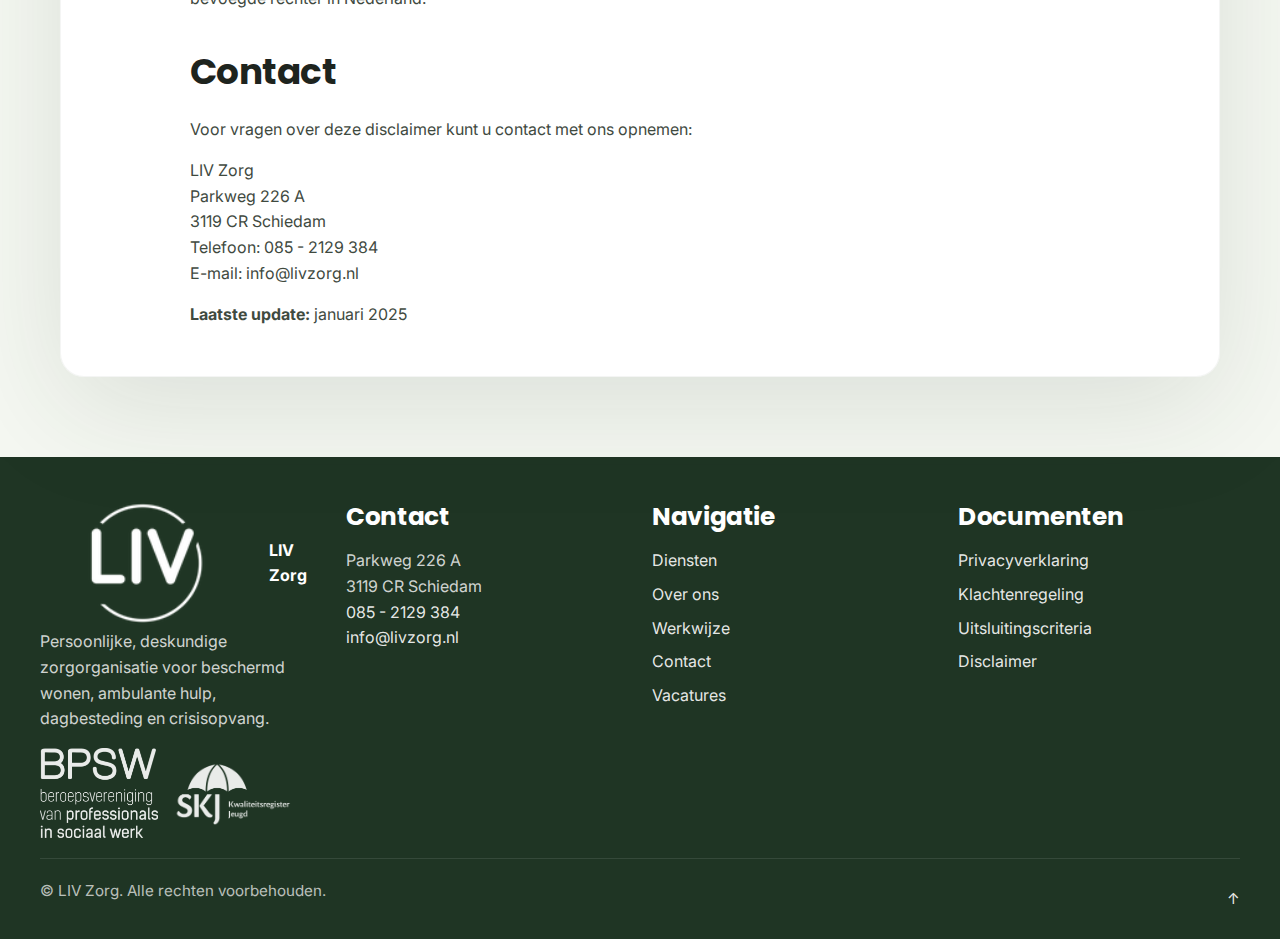
<file: disclaimer.html>
<!DOCTYPE html>
<html lang="nl">
<head>
  <meta charset="UTF-8">
  <meta name="viewport" content="width=device-width, initial-scale=1.0">
  <title>Disclaimer – LIV Zorg</title>
  <link rel="preconnect" href="https://fonts.googleapis.com">
  <link rel="preconnect" href="https://fonts.gstatic.com" crossorigin>
  <link href="https://fonts.googleapis.com/css2?family=Inter:wght@400;500;600;700&family=Poppins:wght@500;600;700&display=swap" rel="stylesheet">
  <link rel="stylesheet" href="style.css">
</head>
<body>
  <a class="skip-link" href="#main">Direct naar hoofdinhoud</a>
  <header class="site-header" id="top">
    <div class="header-inner">
      <div class="brand">
        <a href="index.html">
          <img src="assets/logo.webp" alt="LIV Zorg logo" class="brand-logo">
          <span class="brand-text">LIV Zorg</span>
        </a>
      </div>
      <nav class="nav" aria-label="Hoofdmenu">
        <button class="nav-toggle" aria-expanded="false" aria-controls="nav-list">
          <span class="sr-only">Toon menu</span>
          <span class="burger"></span>
        </button>
        <ul class="nav-list" id="nav-list">
          <li><a href="index.html">Home</a></li>
          <li><a href="index.html#diensten">Diensten</a></li>
          <li><a href="index.html#over">Over ons</a></li>
          <li><a href="index.html#werkwijze">Werkwijze</a></li>
          <li><a href="index.html#contact">Contact</a></li>
          <li><a class="btn primary small" href="aanmelden.html">Aanmelden</a></li>
        </ul>
      </nav>
    </div>
  </header>

  <main id="main">
    <div class="layout">
      <section class="section">
        <div class="section-header">
          <h1>Disclaimer</h1>
          <p class="body">Op deze pagina vindt u de algemene voorwaarden en disclaimers met betrekking tot het gebruik van de website van LIV Zorg.</p>
        </div>

        <div class="section-content">
          <h2>Algemene informatie</h2>
          <p class="body">De informatie op deze website is met de grootst mogelijke zorg samengesteld. LIV Zorg streeft ernaar de informatie actueel en correct te houden, maar kan niet garanderen dat alle informatie volledig, actueel of foutloos is.</p>

          <h2>Geen medisch advies</h2>
          <p class="body">De informatie op deze website is bedoeld als algemene informatie en vormt geen medisch advies, diagnose of behandeling. Voor specifieke vragen over uw situatie raden wij u aan contact op te nemen met een zorgverlener of met LIV Zorg.</p>

          <h2>Aansprakelijkheid</h2>
          <p class="body">LIV Zorg aanvaardt geen aansprakelijkheid voor:</p>
          <ul>
            <li>Schade die voortvloeit uit het gebruik van deze website</li>
            <li>Schade die voortvloeit uit onjuiste of onvolledige informatie op deze website</li>
            <li>Technische storingen of onderbrekingen van de website</li>
            <li>Schade door virussen of andere schadelijke software</li>
            <li>Schade door het gebruik van links naar externe websites</li>
          </ul>

          <h2>Intellectueel eigendom</h2>
          <p class="body">Alle rechten op de inhoud van deze website (teksten, afbeeldingen, logo's, etc.) berusten bij LIV Zorg of de rechthebbenden. Het is niet toegestaan om zonder toestemming van LIV Zorg inhoud van deze website te kopiëren, verspreiden of anderszins te gebruiken.</p>

          <h2>Externe links</h2>
          <p class="body">Deze website kan links bevatten naar externe websites. LIV Zorg is niet verantwoordelijk voor de inhoud of het privacybeleid van deze externe websites. Het gebruik van externe links is op eigen risico.</p>

          <h2>Wijzigingen</h2>
          <p class="body">LIV Zorg behoudt zich het recht voor om zonder voorafgaande kennisgeving wijzigingen aan te brengen in de inhoud van deze website of deze disclaimer.</p>

          <h2>Toepasselijk recht</h2>
          <p class="body">Op deze website en disclaimer is Nederlands recht van toepassing. Geschillen zullen worden voorgelegd aan de bevoegde rechter in Nederland.</p>

          <h2>Contact</h2>
          <p class="body">Voor vragen over deze disclaimer kunt u contact met ons opnemen:</p>
          <p class="body">
            LIV Zorg<br>
            Parkweg 226 A<br>
            3119 CR Schiedam<br>
            Telefoon: <a href="tel:0852129384">085 - 2129 384</a><br>
            E-mail: <a href="mailto:info@livzorg.nl">info@livzorg.nl</a>
          </p>
          <p class="body"><strong>Laatste update:</strong> januari 2025</p>
        </div>
      </section>
    </div>
  </main>

  <footer class="site-footer">
    <div class="footer-grid">
      <div>
        <div class="brand">
          <img src="assets/logo.webp" alt="LIV Zorg logo" class="brand-logo">
          <span class="brand-text">LIV Zorg</span>
        </div>
        <p class="body">Persoonlijke, deskundige zorgorganisatie voor beschermd wonen, ambulante hulp, dagbesteding en crisisopvang.</p>
        <div class="badges">
          <img src="assets/logo-bpsw.webp" alt="BPSW keurmerk" loading="lazy">
          <img src="assets/logo-skj.webp" alt="SKJ keurmerk" loading="lazy">
        </div>
      </div>
      <div>
        <h3>Contact</h3>
        <p class="body">Parkweg 226 A<br>3119 CR Schiedam<br><a href="tel:0852129384">085 - 2129 384</a><br><a href="mailto:info@livzorg.nl">info@livzorg.nl</a></p>
      </div>
      <div>
        <h3>Navigatie</h3>
        <ul class="footer-nav">
          <li><a href="index.html#diensten">Diensten</a></li>
          <li><a href="index.html#over">Over ons</a></li>
          <li><a href="index.html#werkwijze">Werkwijze</a></li>
          <li><a href="index.html#contact">Contact</a></li>
          <li><a href="vacatures.html">Vacatures</a></li>
        </ul>
      </div>
      <div>
        <h3>Documenten</h3>
        <ul class="footer-nav">
          <li><a href="privacy.html">Privacyverklaring</a></li>
          <li><a href="klachtenregeling.html">Klachtenregeling</a></li>
          <li><a href="uitsluitingscriteria.html">Uitsluitingscriteria</a></li>
          <li><a href="disclaimer.html">Disclaimer</a></li>
        </ul>
      </div>
    </div>
    <div class="footer-meta">
      <p>© LIV Zorg. Alle rechten voorbehouden.</p>
      <a href="#top" class="back-to-top" aria-label="Terug naar boven">↑</a>
    </div>
  </footer>

  <button class="floating-top" aria-label="Terug naar boven">↑</button>

  <a href="https://api.whatsapp.com/send?phone=31617540597" class="whatsapp-button" aria-label="WhatsApp contact" target="_blank" rel="noopener">
    <svg width="24" height="24" viewBox="0 0 24 24" fill="currentColor">
      <path d="M17.472 14.382c-.297-.149-1.758-.867-2.03-.967-.273-.099-.471-.148-.67.15-.197.297-.767.966-.94 1.164-.173.199-.347.223-.644.075-.297-.15-1.255-.463-2.39-1.475-.883-.788-1.48-1.761-1.653-2.059-.173-.297-.018-.458.13-.606.134-.133.298-.347.446-.52.149-.174.198-.298.298-.497.099-.198.05-.371-.025-.52-.075-.149-.669-1.612-.916-2.207-.242-.579-.487-.5-.669-.51-.173-.008-.371-.01-.57-.01-.198 0-.52.074-.792.372-.272.297-1.04 1.016-1.04 2.479 0 1.462 1.065 2.875 1.213 3.074.149.198 2.096 3.2 5.077 4.487.709.306 1.262.489 1.694.625.712.227 1.36.195 1.871.118.571-.085 1.758-.719 2.006-1.413.248-.694.248-1.289.173-1.413-.074-.124-.272-.198-.57-.347m-5.421 7.403h-.004a9.87 9.87 0 01-5.031-1.378l-.361-.214-3.741.982.998-3.648-.235-.375a9.86 9.86 0 01-1.51-5.26c.001-5.45 4.436-9.884 9.888-9.884 2.64 0 5.122 1.03 6.988 2.898a9.825 9.825 0 012.893 6.994c-.003 5.45-4.437 9.884-9.885 9.884m8.413-18.297A11.815 11.815 0 0012.05 0C5.495 0 .16 5.335.157 11.892c0 2.096.547 4.142 1.588 5.945L.057 24l6.305-1.654a11.882 11.882 0 005.683 1.448h.005c6.554 0 11.89-5.335 11.893-11.893a11.821 11.821 0 00-3.48-8.413Z"/>
    </svg>
  </a>

  <script src="script.js" defer></script>
</body>
</html>
</file>
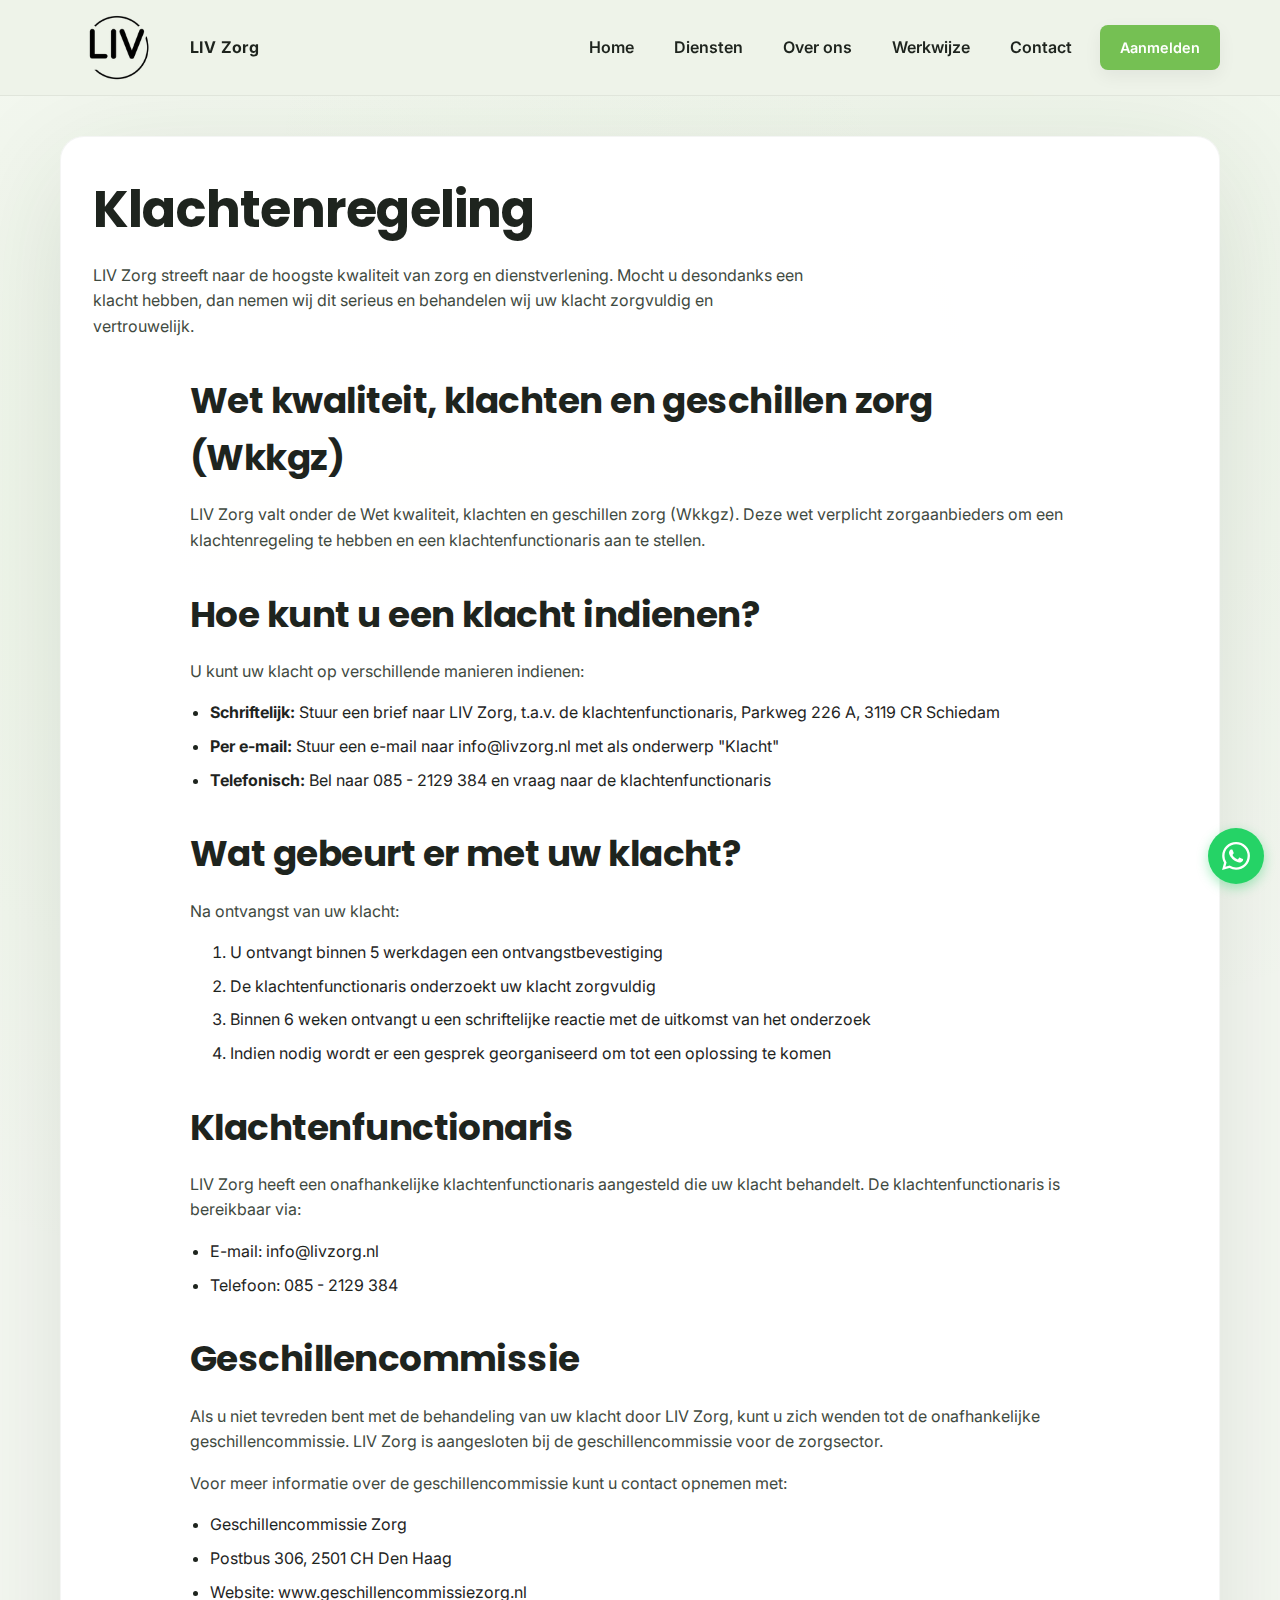
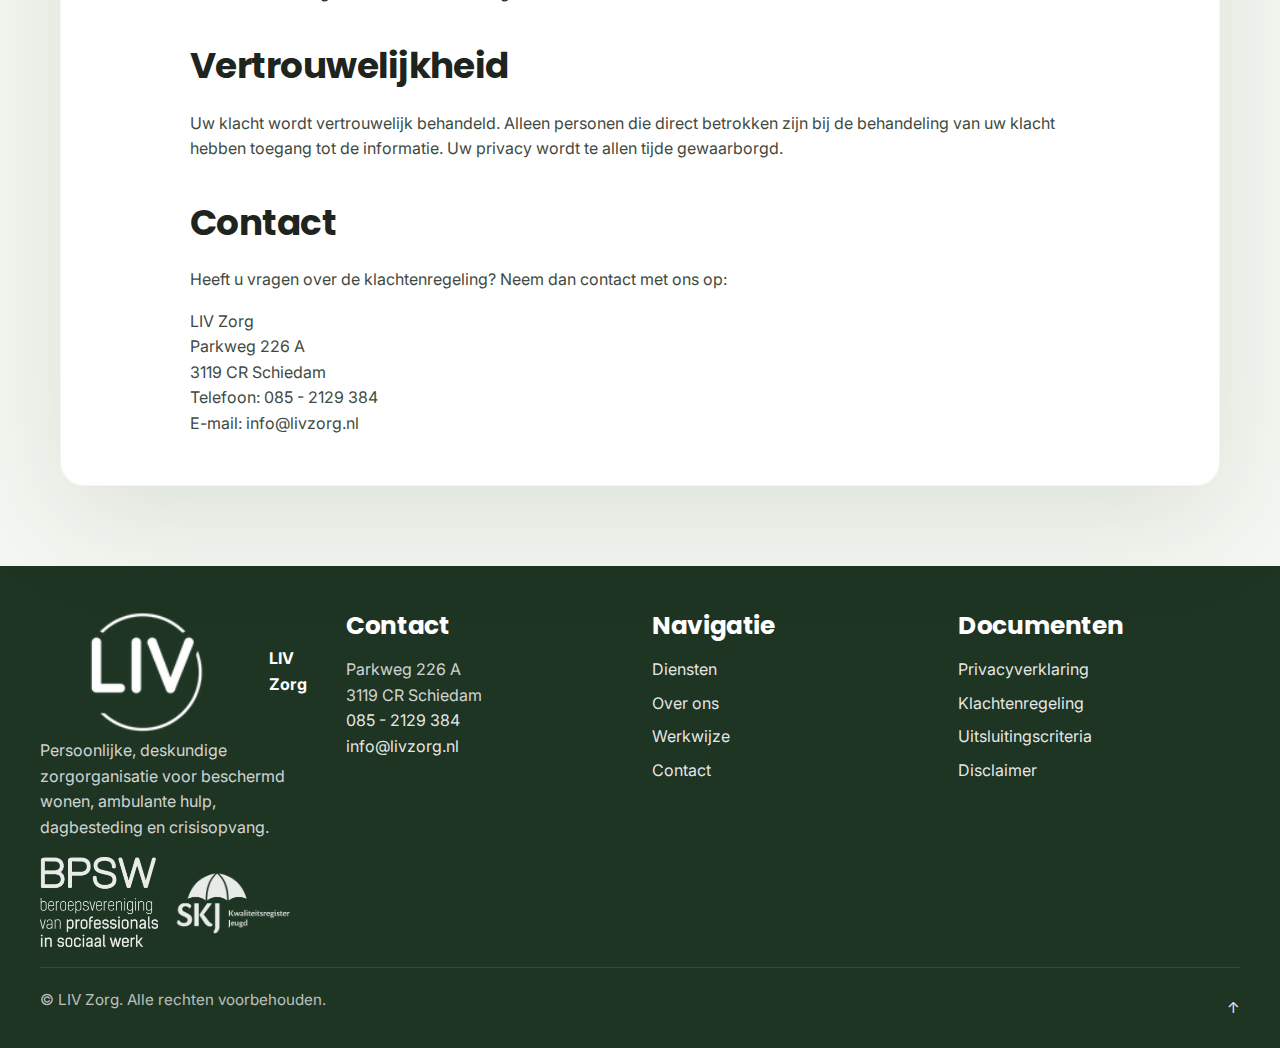
<file: klachtenregeling.html>
<!DOCTYPE html>
<html lang="nl">
<head>
  <meta charset="UTF-8">
  <meta name="viewport" content="width=device-width, initial-scale=1.0">
  <title>Klachtenregeling – LIV Zorg</title>
  <link rel="preconnect" href="https://fonts.googleapis.com">
  <link rel="preconnect" href="https://fonts.gstatic.com" crossorigin>
  <link href="https://fonts.googleapis.com/css2?family=Inter:wght@400;500;600;700&family=Poppins:wght@500;600;700&display=swap" rel="stylesheet">
  <link rel="stylesheet" href="style.css">
</head>
<body>
  <a class="skip-link" href="#main">Direct naar hoofdinhoud</a>
  <header class="site-header" id="top">
    <div class="header-inner">
      <div class="brand">
        <a href="index.html">
          <img src="assets/logo.webp" alt="LIV Zorg logo" class="brand-logo">
          <span class="brand-text">LIV Zorg</span>
        </a>
      </div>
      <nav class="nav" aria-label="Hoofdmenu">
        <button class="nav-toggle" aria-expanded="false" aria-controls="nav-list">
          <span class="sr-only">Toon menu</span>
          <span class="burger"></span>
        </button>
        <ul class="nav-list" id="nav-list">
          <li><a href="index.html#home">Home</a></li>
          <li><a href="index.html#diensten">Diensten</a></li>
          <li><a href="index.html#over">Over ons</a></li>
          <li><a href="index.html#werkwijze">Werkwijze</a></li>
          <li><a href="index.html#contact">Contact</a></li>
          <li><a class="btn primary small" href="aanmelden.html">Aanmelden</a></li>
        </ul>
      </nav>
    </div>
  </header>

  <main id="main">
    <div class="layout">
      <section class="section">
        <div class="section-header">
          <h1>Klachtenregeling</h1>
          <p class="body">LIV Zorg streeft naar de hoogste kwaliteit van zorg en dienstverlening. Mocht u desondanks een klacht hebben, dan nemen wij dit serieus en behandelen wij uw klacht zorgvuldig en vertrouwelijk.</p>
        </div>

        <div class="section-content">
          <h2>Wet kwaliteit, klachten en geschillen zorg (Wkkgz)</h2>
          <p class="body">LIV Zorg valt onder de Wet kwaliteit, klachten en geschillen zorg (Wkkgz). Deze wet verplicht zorgaanbieders om een klachtenregeling te hebben en een klachtenfunctionaris aan te stellen.</p>

          <h2>Hoe kunt u een klacht indienen?</h2>
          <p class="body">U kunt uw klacht op verschillende manieren indienen:</p>
          <ul>
            <li><strong>Schriftelijk:</strong> Stuur een brief naar LIV Zorg, t.a.v. de klachtenfunctionaris, Parkweg 226 A, 3119 CR Schiedam</li>
            <li><strong>Per e-mail:</strong> Stuur een e-mail naar <a href="mailto:info@livzorg.nl">info@livzorg.nl</a> met als onderwerp "Klacht"</li>
            <li><strong>Telefonisch:</strong> Bel naar <a href="tel:0852129384">085 - 2129 384</a> en vraag naar de klachtenfunctionaris</li>
          </ul>

          <h2>Wat gebeurt er met uw klacht?</h2>
          <p class="body">Na ontvangst van uw klacht:</p>
          <ol>
            <li>U ontvangt binnen 5 werkdagen een ontvangstbevestiging</li>
            <li>De klachtenfunctionaris onderzoekt uw klacht zorgvuldig</li>
            <li>Binnen 6 weken ontvangt u een schriftelijke reactie met de uitkomst van het onderzoek</li>
            <li>Indien nodig wordt er een gesprek georganiseerd om tot een oplossing te komen</li>
          </ol>

          <h2>Klachtenfunctionaris</h2>
          <p class="body">LIV Zorg heeft een onafhankelijke klachtenfunctionaris aangesteld die uw klacht behandelt. De klachtenfunctionaris is bereikbaar via:</p>
          <ul>
            <li>E-mail: <a href="mailto:info@livzorg.nl">info@livzorg.nl</a></li>
            <li>Telefoon: <a href="tel:0852129384">085 - 2129 384</a></li>
          </ul>

          <h2>Geschillencommissie</h2>
          <p class="body">Als u niet tevreden bent met de behandeling van uw klacht door LIV Zorg, kunt u zich wenden tot de onafhankelijke geschillencommissie. LIV Zorg is aangesloten bij de geschillencommissie voor de zorgsector.</p>
          <p class="body">Voor meer informatie over de geschillencommissie kunt u contact opnemen met:</p>
          <ul>
            <li>Geschillencommissie Zorg</li>
            <li>Postbus 306, 2501 CH Den Haag</li>
            <li>Website: <a href="https://www.geschillencommissiezorg.nl" target="_blank" rel="noopener">www.geschillencommissiezorg.nl</a></li>
          </ul>

          <h2>Vertrouwelijkheid</h2>
          <p class="body">Uw klacht wordt vertrouwelijk behandeld. Alleen personen die direct betrokken zijn bij de behandeling van uw klacht hebben toegang tot de informatie. Uw privacy wordt te allen tijde gewaarborgd.</p>

          <h2>Contact</h2>
          <p class="body">Heeft u vragen over de klachtenregeling? Neem dan contact met ons op:</p>
          <p class="body">
            LIV Zorg<br>
            Parkweg 226 A<br>
            3119 CR Schiedam<br>
            Telefoon: <a href="tel:0852129384">085 - 2129 384</a><br>
            E-mail: <a href="mailto:info@livzorg.nl">info@livzorg.nl</a>
          </p>
        </div>
      </section>
    </div>
  </main>

  <footer class="site-footer">
    <div class="footer-grid">
      <div>
        <div class="brand">
          <img src="assets/logo.webp" alt="LIV Zorg logo" class="brand-logo">
          <span class="brand-text">LIV Zorg</span>
        </div>
        <p class="body">Persoonlijke, deskundige zorgorganisatie voor beschermd wonen, ambulante hulp, dagbesteding en crisisopvang.</p>
        <div class="badges">
          <img src="assets/logo-bpsw.webp" alt="BPSW keurmerk" loading="lazy">
          <img src="assets/logo-skj.webp" alt="SKJ keurmerk" loading="lazy">
        </div>
      </div>
      <div>
        <h3>Contact</h3>
        <p class="body">Parkweg 226 A<br>3119 CR Schiedam<br><a href="tel:0852129384">085 - 2129 384</a><br><a href="mailto:info@livzorg.nl">info@livzorg.nl</a></p>
      </div>
      <div>
        <h3>Navigatie</h3>
        <ul class="footer-nav">
          <li><a href="index.html#diensten">Diensten</a></li>
          <li><a href="index.html#over">Over ons</a></li>
          <li><a href="index.html#werkwijze">Werkwijze</a></li>
          <li><a href="index.html#contact">Contact</a></li>
        </ul>
      </div>
      <div>
        <h3>Documenten</h3>
        <ul class="footer-nav">
          <li><a href="privacy.html">Privacyverklaring</a></li>
          <li><a href="klachtenregeling.html">Klachtenregeling</a></li>
          <li><a href="uitsluitingscriteria.html">Uitsluitingscriteria</a></li>
          <li><a href="disclaimer.html">Disclaimer</a></li>
        </ul>
      </div>
    </div>
    <div class="footer-meta">
      <p>© LIV Zorg. Alle rechten voorbehouden.</p>
      <a href="#top" class="back-to-top" aria-label="Terug naar boven">↑</a>
    </div>
  </footer>

  <button class="floating-top" aria-label="Terug naar boven">↑</button>

  <a href="https://api.whatsapp.com/send?phone=31617540597" class="whatsapp-button" aria-label="WhatsApp contact" target="_blank" rel="noopener">
    <svg width="24" height="24" viewBox="0 0 24 24" fill="currentColor">
      <path d="M17.472 14.382c-.297-.149-1.758-.867-2.03-.967-.273-.099-.471-.148-.67.15-.197.297-.767.966-.94 1.164-.173.199-.347.223-.644.075-.297-.15-1.255-.463-2.39-1.475-.883-.788-1.48-1.761-1.653-2.059-.173-.297-.018-.458.13-.606.134-.133.298-.347.446-.52.149-.174.198-.298.298-.497.099-.198.05-.371-.025-.52-.075-.149-.669-1.612-.916-2.207-.242-.579-.487-.5-.669-.51-.173-.008-.371-.01-.57-.01-.198 0-.52.074-.792.372-.272.297-1.04 1.016-1.04 2.479 0 1.462 1.065 2.875 1.213 3.074.149.198 2.096 3.2 5.077 4.487.709.306 1.262.489 1.694.625.712.227 1.36.195 1.871.118.571-.085 1.758-.719 2.006-1.413.248-.694.248-1.289.173-1.413-.074-.124-.272-.198-.57-.347m-5.421 7.403h-.004a9.87 9.87 0 01-5.031-1.378l-.361-.214-3.741.982.998-3.648-.235-.375a9.86 9.86 0 01-1.51-5.26c.001-5.45 4.436-9.884 9.888-9.884 2.64 0 5.122 1.03 6.988 2.898a9.825 9.825 0 012.893 6.994c-.003 5.45-4.437 9.884-9.885 9.884m8.413-18.297A11.815 11.815 0 0012.05 0C5.495 0 .16 5.335.157 11.892c0 2.096.547 4.142 1.588 5.945L.057 24l6.305-1.654a11.882 11.882 0 005.683 1.448h.005c6.554 0 11.89-5.335 11.893-11.893a11.821 11.821 0 00-3.48-8.413Z"/>
    </svg>
  </a>

  <script src="script.js" defer></script>
</body>
</html>
</file>
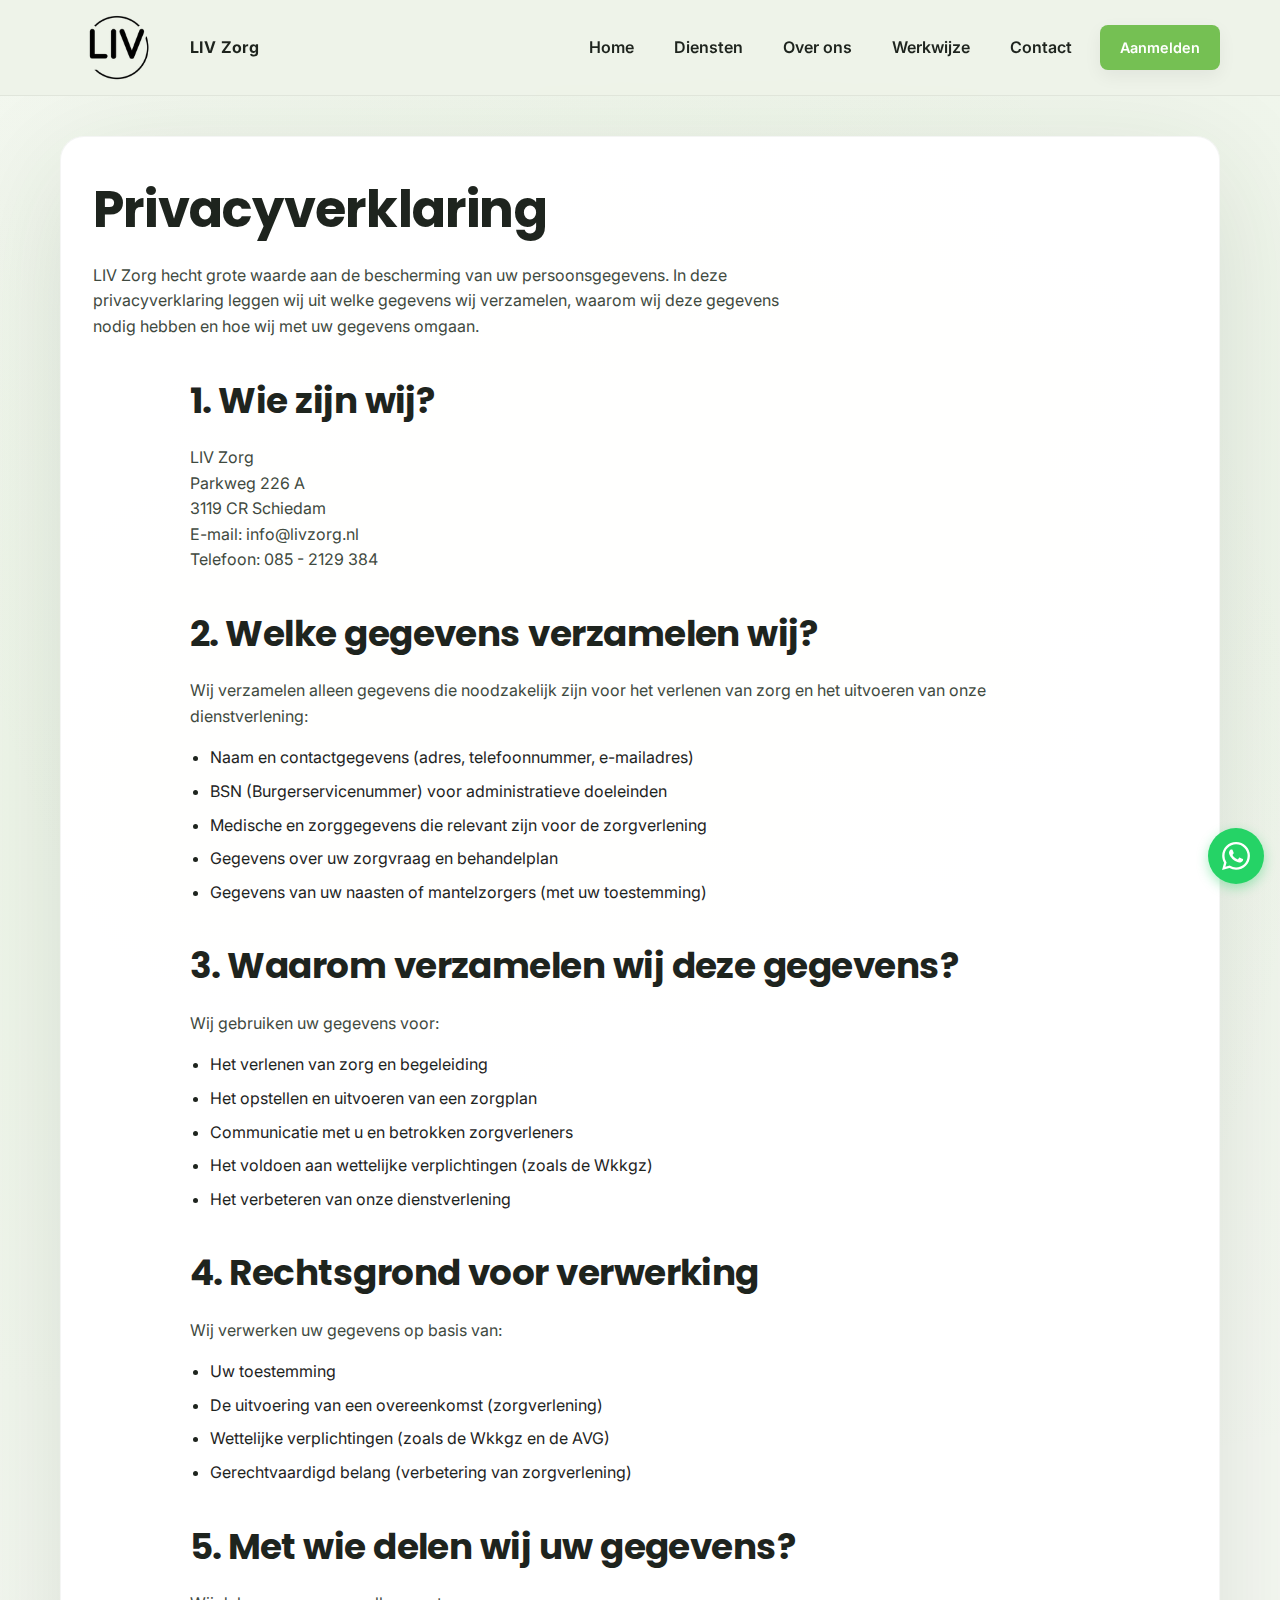
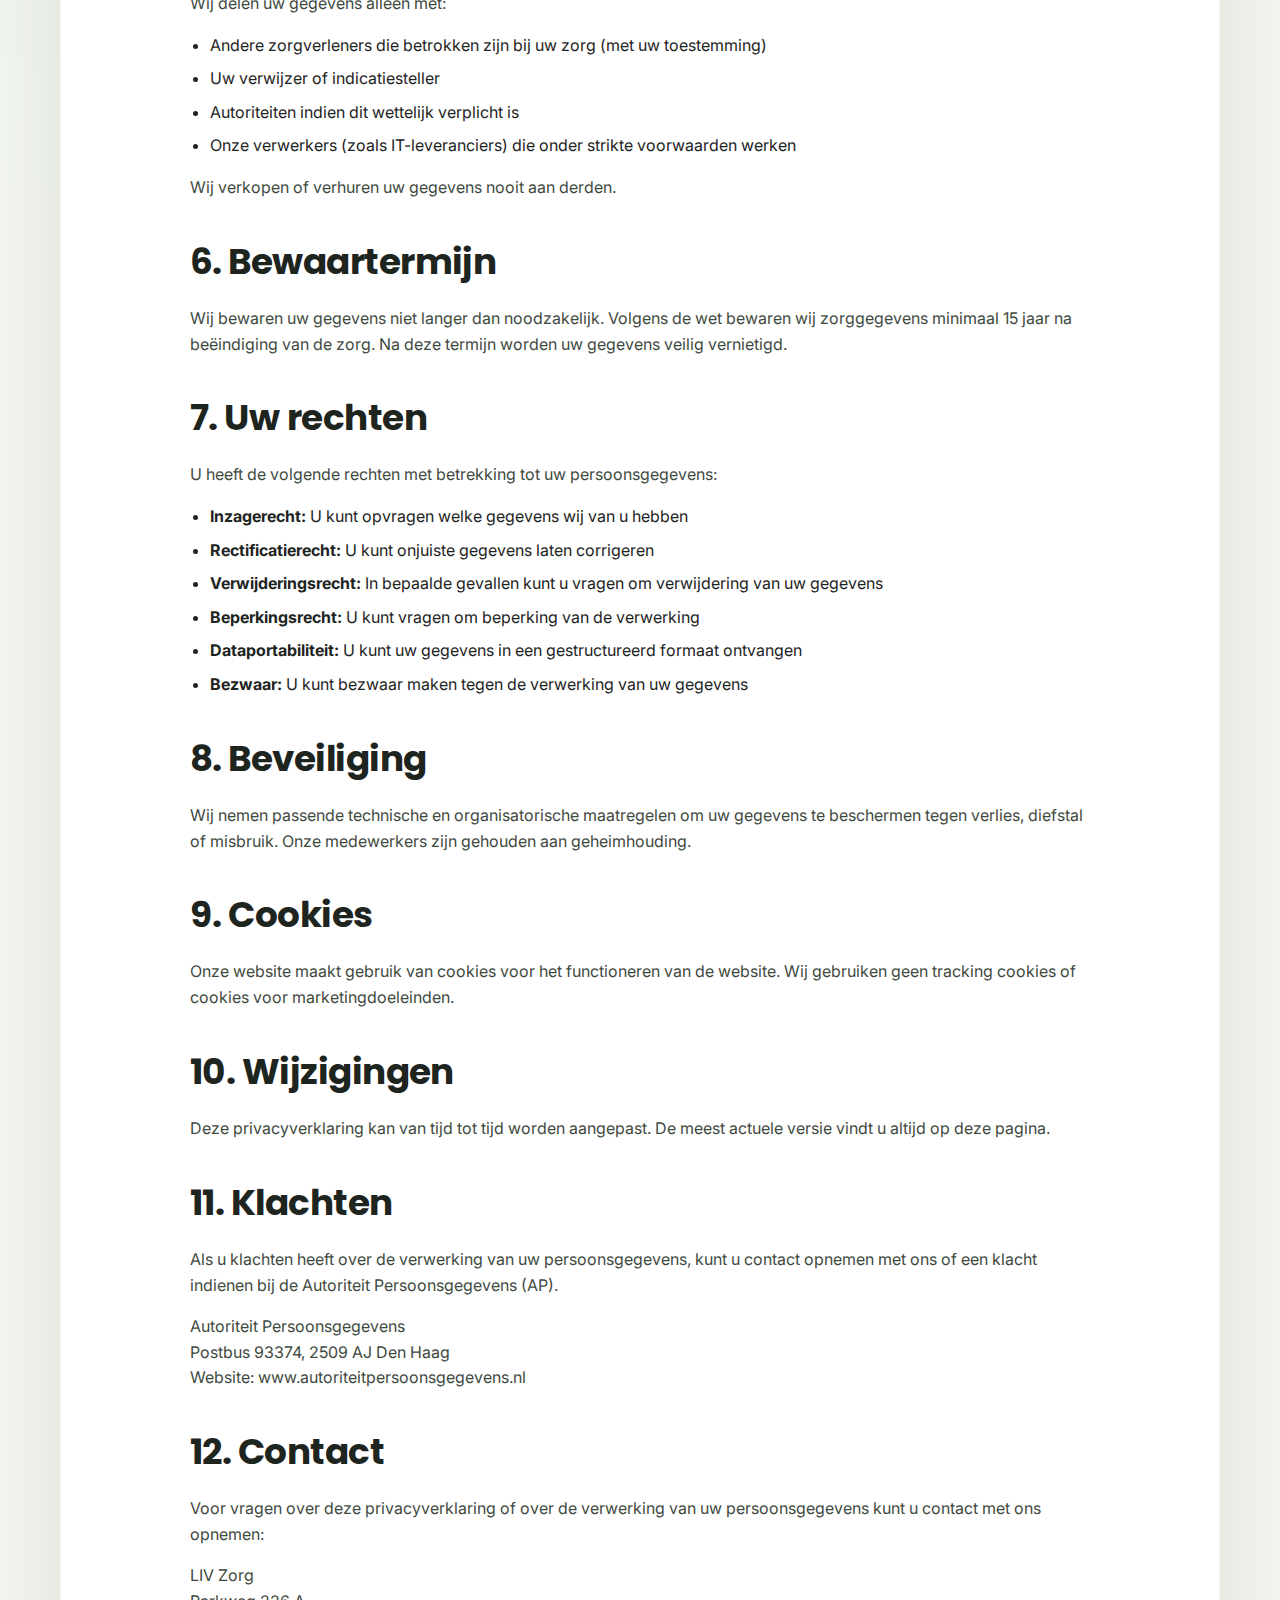
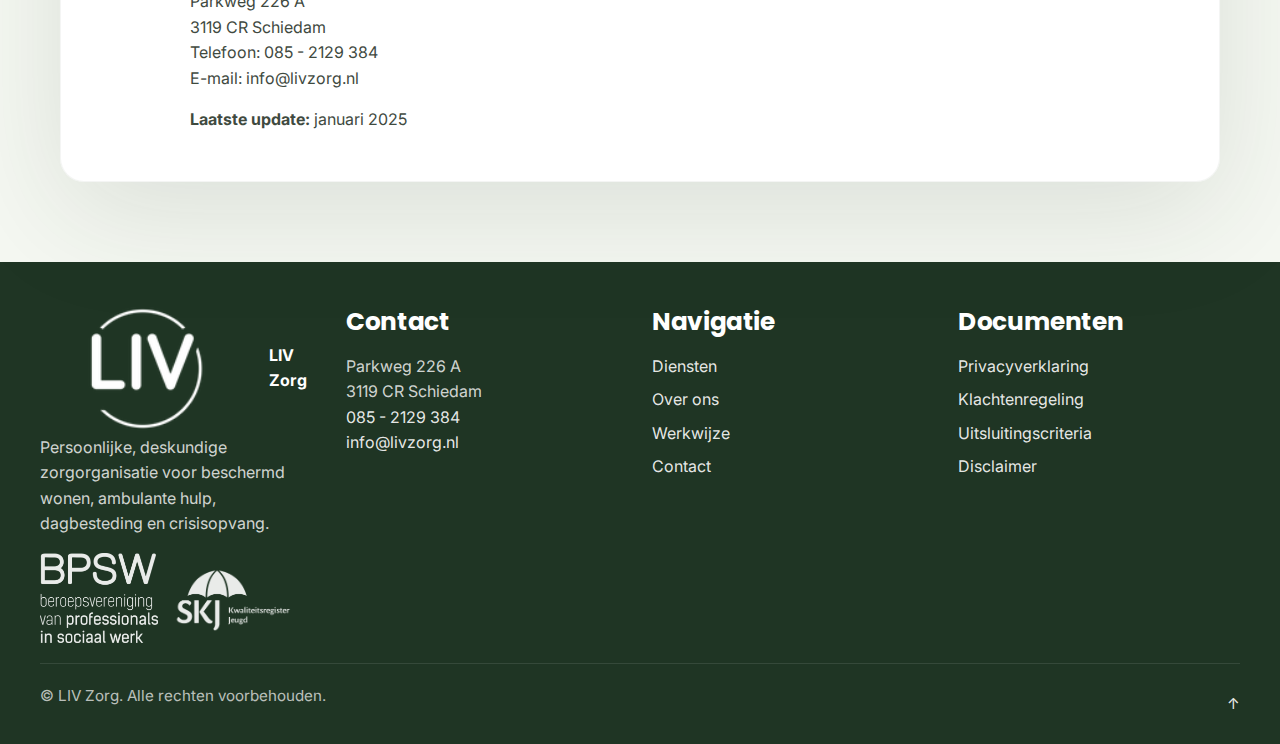
<file: privacy.html>
<!DOCTYPE html>
<html lang="nl">
<head>
  <meta charset="UTF-8">
  <meta name="viewport" content="width=device-width, initial-scale=1.0">
  <title>Privacyverklaring – LIV Zorg</title>
  <link rel="preconnect" href="https://fonts.googleapis.com">
  <link rel="preconnect" href="https://fonts.gstatic.com" crossorigin>
  <link href="https://fonts.googleapis.com/css2?family=Inter:wght@400;500;600;700&family=Poppins:wght@500;600;700&display=swap" rel="stylesheet">
  <link rel="stylesheet" href="style.css">
</head>
<body>
  <a class="skip-link" href="#main">Direct naar hoofdinhoud</a>
  <header class="site-header" id="top">
    <div class="header-inner">
      <div class="brand">
        <a href="index.html">
          <img src="assets/logo.webp" alt="LIV Zorg logo" class="brand-logo">
          <span class="brand-text">LIV Zorg</span>
        </a>
      </div>
      <nav class="nav" aria-label="Hoofdmenu">
        <button class="nav-toggle" aria-expanded="false" aria-controls="nav-list">
          <span class="sr-only">Toon menu</span>
          <span class="burger"></span>
        </button>
        <ul class="nav-list" id="nav-list">
          <li><a href="index.html#home">Home</a></li>
          <li><a href="index.html#diensten">Diensten</a></li>
          <li><a href="index.html#over">Over ons</a></li>
          <li><a href="index.html#werkwijze">Werkwijze</a></li>
          <li><a href="index.html#contact">Contact</a></li>
          <li><a class="btn primary small" href="aanmelden.html">Aanmelden</a></li>
        </ul>
      </nav>
    </div>
  </header>

  <main id="main">
    <div class="layout">
      <section class="section">
        <div class="section-header">
          <h1>Privacyverklaring</h1>
          <p class="body">LIV Zorg hecht grote waarde aan de bescherming van uw persoonsgegevens. In deze privacyverklaring leggen wij uit welke gegevens wij verzamelen, waarom wij deze gegevens nodig hebben en hoe wij met uw gegevens omgaan.</p>
        </div>

        <div class="section-content">
          <h2>1. Wie zijn wij?</h2>
          <p class="body">
            LIV Zorg<br>
            Parkweg 226 A<br>
            3119 CR Schiedam<br>
            E-mail: <a href="mailto:info@livzorg.nl">info@livzorg.nl</a><br>
            Telefoon: <a href="tel:0852129384">085 - 2129 384</a>
          </p>

          <h2>2. Welke gegevens verzamelen wij?</h2>
          <p class="body">Wij verzamelen alleen gegevens die noodzakelijk zijn voor het verlenen van zorg en het uitvoeren van onze dienstverlening:</p>
          <ul>
            <li>Naam en contactgegevens (adres, telefoonnummer, e-mailadres)</li>
            <li>BSN (Burgerservicenummer) voor administratieve doeleinden</li>
            <li>Medische en zorggegevens die relevant zijn voor de zorgverlening</li>
            <li>Gegevens over uw zorgvraag en behandelplan</li>
            <li>Gegevens van uw naasten of mantelzorgers (met uw toestemming)</li>
          </ul>

          <h2>3. Waarom verzamelen wij deze gegevens?</h2>
          <p class="body">Wij gebruiken uw gegevens voor:</p>
          <ul>
            <li>Het verlenen van zorg en begeleiding</li>
            <li>Het opstellen en uitvoeren van een zorgplan</li>
            <li>Communicatie met u en betrokken zorgverleners</li>
            <li>Het voldoen aan wettelijke verplichtingen (zoals de Wkkgz)</li>
            <li>Het verbeteren van onze dienstverlening</li>
          </ul>

          <h2>4. Rechtsgrond voor verwerking</h2>
          <p class="body">Wij verwerken uw gegevens op basis van:</p>
          <ul>
            <li>Uw toestemming</li>
            <li>De uitvoering van een overeenkomst (zorgverlening)</li>
            <li>Wettelijke verplichtingen (zoals de Wkkgz en de AVG)</li>
            <li>Gerechtvaardigd belang (verbetering van zorgverlening)</li>
          </ul>

          <h2>5. Met wie delen wij uw gegevens?</h2>
          <p class="body">Wij delen uw gegevens alleen met:</p>
          <ul>
            <li>Andere zorgverleners die betrokken zijn bij uw zorg (met uw toestemming)</li>
            <li>Uw verwijzer of indicatiesteller</li>
            <li>Autoriteiten indien dit wettelijk verplicht is</li>
            <li>Onze verwerkers (zoals IT-leveranciers) die onder strikte voorwaarden werken</li>
          </ul>
          <p class="body">Wij verkopen of verhuren uw gegevens nooit aan derden.</p>

          <h2>6. Bewaartermijn</h2>
          <p class="body">Wij bewaren uw gegevens niet langer dan noodzakelijk. Volgens de wet bewaren wij zorggegevens minimaal 15 jaar na beëindiging van de zorg. Na deze termijn worden uw gegevens veilig vernietigd.</p>

          <h2>7. Uw rechten</h2>
          <p class="body">U heeft de volgende rechten met betrekking tot uw persoonsgegevens:</p>
          <ul>
            <li><strong>Inzagerecht:</strong> U kunt opvragen welke gegevens wij van u hebben</li>
            <li><strong>Rectificatierecht:</strong> U kunt onjuiste gegevens laten corrigeren</li>
            <li><strong>Verwijderingsrecht:</strong> In bepaalde gevallen kunt u vragen om verwijdering van uw gegevens</li>
            <li><strong>Beperkingsrecht:</strong> U kunt vragen om beperking van de verwerking</li>
            <li><strong>Dataportabiliteit:</strong> U kunt uw gegevens in een gestructureerd formaat ontvangen</li>
            <li><strong>Bezwaar:</strong> U kunt bezwaar maken tegen de verwerking van uw gegevens</li>
          </ul>

          <h2>8. Beveiliging</h2>
          <p class="body">Wij nemen passende technische en organisatorische maatregelen om uw gegevens te beschermen tegen verlies, diefstal of misbruik. Onze medewerkers zijn gehouden aan geheimhouding.</p>

          <h2>9. Cookies</h2>
          <p class="body">Onze website maakt gebruik van cookies voor het functioneren van de website. Wij gebruiken geen tracking cookies of cookies voor marketingdoeleinden.</p>

          <h2>10. Wijzigingen</h2>
          <p class="body">Deze privacyverklaring kan van tijd tot tijd worden aangepast. De meest actuele versie vindt u altijd op deze pagina.</p>

          <h2>11. Klachten</h2>
          <p class="body">Als u klachten heeft over de verwerking van uw persoonsgegevens, kunt u contact opnemen met ons of een klacht indienen bij de Autoriteit Persoonsgegevens (AP).</p>
          <p class="body">
            Autoriteit Persoonsgegevens<br>
            Postbus 93374, 2509 AJ Den Haag<br>
            Website: <a href="https://www.autoriteitpersoonsgegevens.nl" target="_blank" rel="noopener">www.autoriteitpersoonsgegevens.nl</a>
          </p>

          <h2>12. Contact</h2>
          <p class="body">Voor vragen over deze privacyverklaring of over de verwerking van uw persoonsgegevens kunt u contact met ons opnemen:</p>
          <p class="body">
            LIV Zorg<br>
            Parkweg 226 A<br>
            3119 CR Schiedam<br>
            Telefoon: <a href="tel:0852129384">085 - 2129 384</a><br>
            E-mail: <a href="mailto:info@livzorg.nl">info@livzorg.nl</a>
          </p>
          <p class="body"><strong>Laatste update:</strong> januari 2025</p>
        </div>
      </section>
    </div>
  </main>

  <footer class="site-footer">
    <div class="footer-grid">
      <div>
        <div class="brand">
          <img src="assets/logo.webp" alt="LIV Zorg logo" class="brand-logo">
          <span class="brand-text">LIV Zorg</span>
        </div>
        <p class="body">Persoonlijke, deskundige zorgorganisatie voor beschermd wonen, ambulante hulp, dagbesteding en crisisopvang.</p>
        <div class="badges">
          <img src="assets/logo-bpsw.webp" alt="BPSW keurmerk" loading="lazy">
          <img src="assets/logo-skj.webp" alt="SKJ keurmerk" loading="lazy">
        </div>
      </div>
      <div>
        <h3>Contact</h3>
        <p class="body">Parkweg 226 A<br>3119 CR Schiedam<br><a href="tel:0852129384">085 - 2129 384</a><br><a href="mailto:info@livzorg.nl">info@livzorg.nl</a></p>
      </div>
      <div>
        <h3>Navigatie</h3>
        <ul class="footer-nav">
          <li><a href="index.html#diensten">Diensten</a></li>
          <li><a href="index.html#over">Over ons</a></li>
          <li><a href="index.html#werkwijze">Werkwijze</a></li>
          <li><a href="index.html#contact">Contact</a></li>
        </ul>
      </div>
      <div>
        <h3>Documenten</h3>
        <ul class="footer-nav">
          <li><a href="privacy.html">Privacyverklaring</a></li>
          <li><a href="klachtenregeling.html">Klachtenregeling</a></li>
          <li><a href="uitsluitingscriteria.html">Uitsluitingscriteria</a></li>
          <li><a href="disclaimer.html">Disclaimer</a></li>
        </ul>
      </div>
    </div>
    <div class="footer-meta">
      <p>© LIV Zorg. Alle rechten voorbehouden.</p>
      <a href="#top" class="back-to-top" aria-label="Terug naar boven">↑</a>
    </div>
  </footer>

  <button class="floating-top" aria-label="Terug naar boven">↑</button>

  <a href="https://api.whatsapp.com/send?phone=31617540597" class="whatsapp-button" aria-label="WhatsApp contact" target="_blank" rel="noopener">
    <svg width="24" height="24" viewBox="0 0 24 24" fill="currentColor">
      <path d="M17.472 14.382c-.297-.149-1.758-.867-2.03-.967-.273-.099-.471-.148-.67.15-.197.297-.767.966-.94 1.164-.173.199-.347.223-.644.075-.297-.15-1.255-.463-2.39-1.475-.883-.788-1.48-1.761-1.653-2.059-.173-.297-.018-.458.13-.606.134-.133.298-.347.446-.52.149-.174.198-.298.298-.497.099-.198.05-.371-.025-.52-.075-.149-.669-1.612-.916-2.207-.242-.579-.487-.5-.669-.51-.173-.008-.371-.01-.57-.01-.198 0-.52.074-.792.372-.272.297-1.04 1.016-1.04 2.479 0 1.462 1.065 2.875 1.213 3.074.149.198 2.096 3.2 5.077 4.487.709.306 1.262.489 1.694.625.712.227 1.36.195 1.871.118.571-.085 1.758-.719 2.006-1.413.248-.694.248-1.289.173-1.413-.074-.124-.272-.198-.57-.347m-5.421 7.403h-.004a9.87 9.87 0 01-5.031-1.378l-.361-.214-3.741.982.998-3.648-.235-.375a9.86 9.86 0 01-1.51-5.26c.001-5.45 4.436-9.884 9.888-9.884 2.64 0 5.122 1.03 6.988 2.898a9.825 9.825 0 012.893 6.994c-.003 5.45-4.437 9.884-9.885 9.884m8.413-18.297A11.815 11.815 0 0012.05 0C5.495 0 .16 5.335.157 11.892c0 2.096.547 4.142 1.588 5.945L.057 24l6.305-1.654a11.882 11.882 0 005.683 1.448h.005c6.554 0 11.89-5.335 11.893-11.893a11.821 11.821 0 00-3.48-8.413Z"/>
    </svg>
  </a>

  <script src="script.js" defer></script>
</body>
</html>
</file>
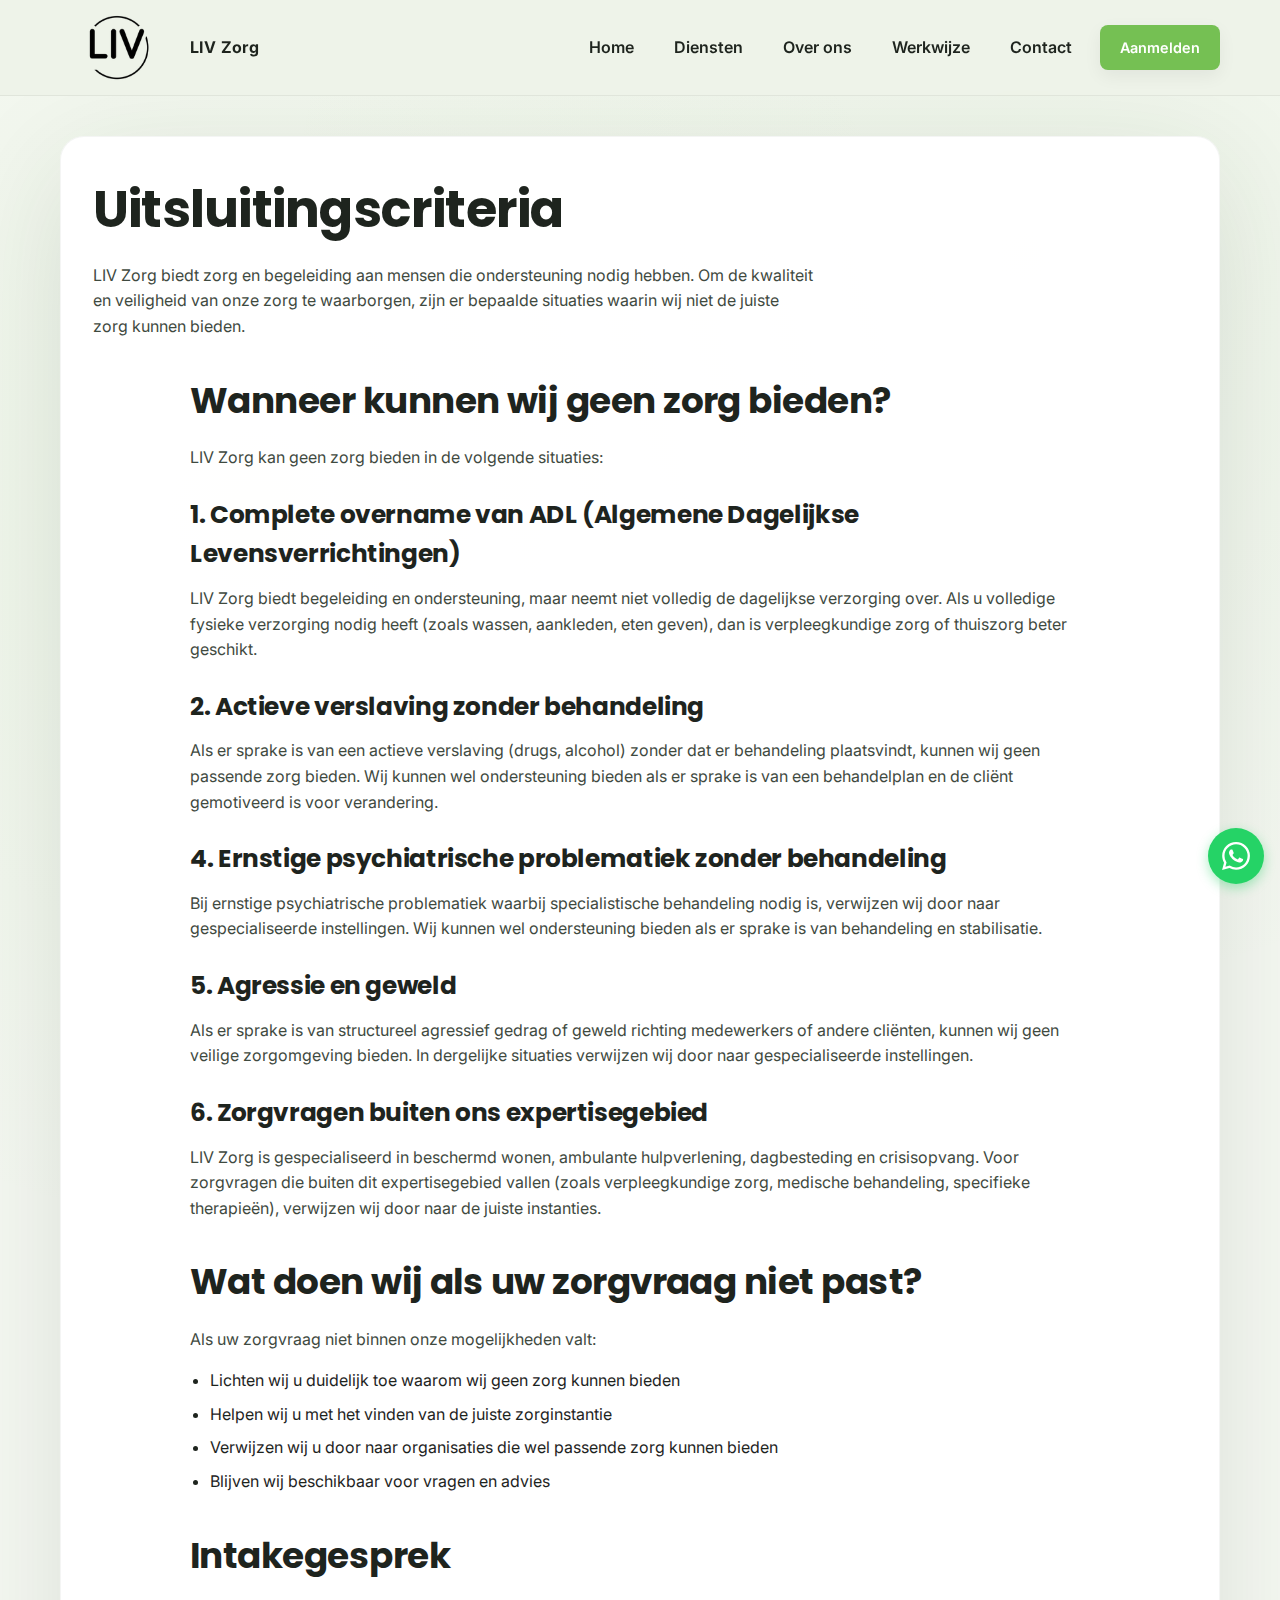
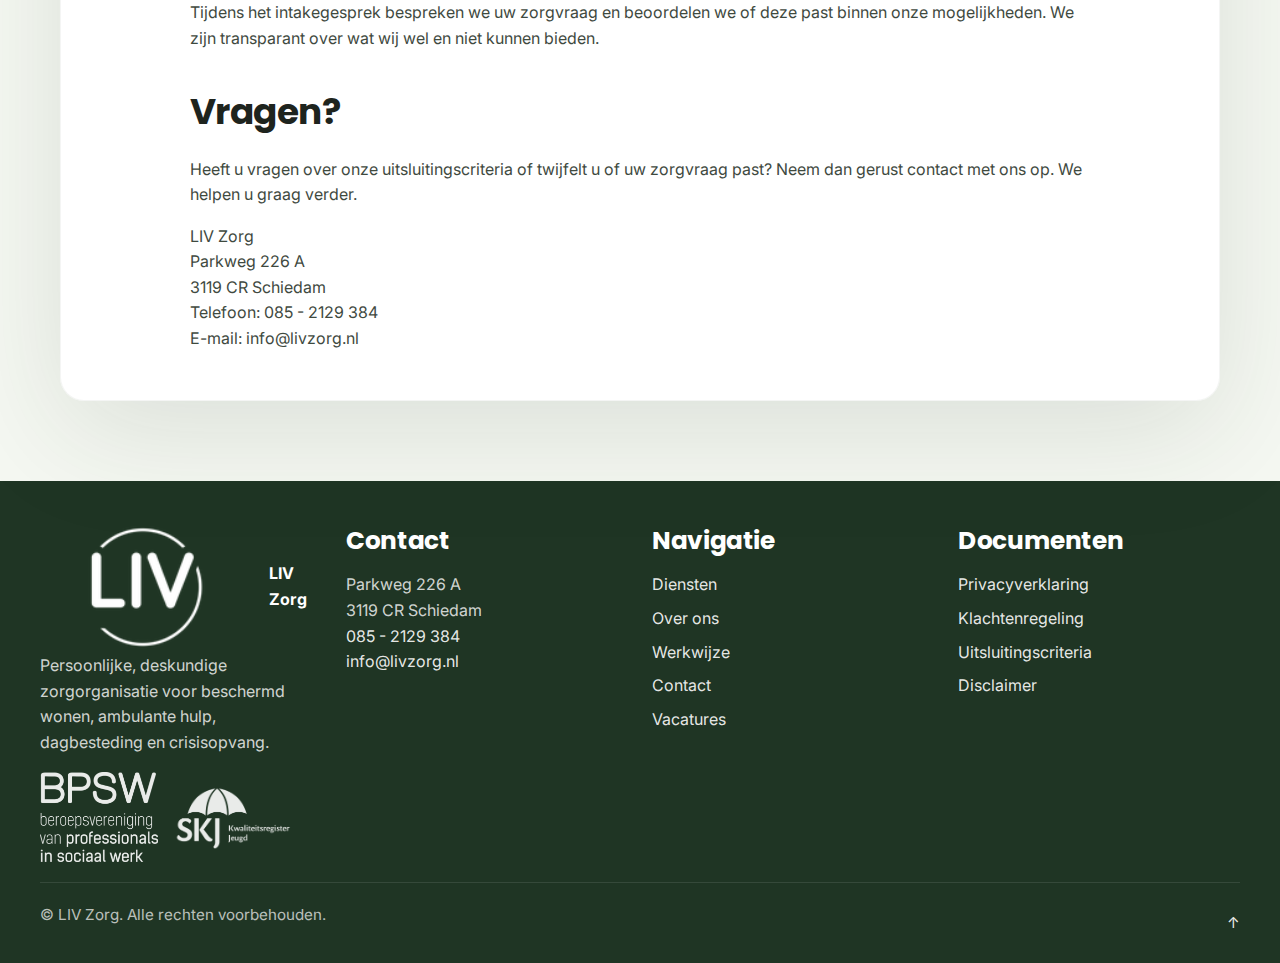
<file: uitsluitingscriteria.html>
<!DOCTYPE html>
<html lang="nl">
<head>
  <meta charset="UTF-8">
  <meta name="viewport" content="width=device-width, initial-scale=1.0">
  <title>Uitsluitingscriteria – LIV Zorg</title>
  <link rel="preconnect" href="https://fonts.googleapis.com">
  <link rel="preconnect" href="https://fonts.gstatic.com" crossorigin>
  <link href="https://fonts.googleapis.com/css2?family=Inter:wght@400;500;600;700&family=Poppins:wght@500;600;700&display=swap" rel="stylesheet">
  <link rel="stylesheet" href="style.css">
</head>
<body>
  <a class="skip-link" href="#main">Direct naar hoofdinhoud</a>
  <header class="site-header" id="top">
    <div class="header-inner">
      <div class="brand">
        <a href="index.html">
          <img src="assets/logo.webp" alt="LIV Zorg logo" class="brand-logo">
          <span class="brand-text">LIV Zorg</span>
        </a>
      </div>
      <nav class="nav" aria-label="Hoofdmenu">
        <button class="nav-toggle" aria-expanded="false" aria-controls="nav-list">
          <span class="sr-only">Toon menu</span>
          <span class="burger"></span>
        </button>
        <ul class="nav-list" id="nav-list">
          <li><a href="index.html">Home</a></li>
          <li><a href="index.html#diensten">Diensten</a></li>
          <li><a href="index.html#over">Over ons</a></li>
          <li><a href="index.html#werkwijze">Werkwijze</a></li>
          <li><a href="index.html#contact">Contact</a></li>
          <li><a class="btn primary small" href="aanmelden.html">Aanmelden</a></li>
        </ul>
      </nav>
    </div>
  </header>

  <main id="main">
    <div class="layout">
      <section class="section">
        <div class="section-header">
          <h1>Uitsluitingscriteria</h1>
          <p class="body">LIV Zorg biedt zorg en begeleiding aan mensen die ondersteuning nodig hebben. Om de kwaliteit en veiligheid van onze zorg te waarborgen, zijn er bepaalde situaties waarin wij niet de juiste zorg kunnen bieden.</p>
        </div>

        <div class="section-content">
          <h2>Wanneer kunnen wij geen zorg bieden?</h2>
          <p class="body">LIV Zorg kan geen zorg bieden in de volgende situaties:</p>

          <h3>1. Complete overname van ADL (Algemene Dagelijkse Levensverrichtingen)</h3>
          <p class="body">LIV Zorg biedt begeleiding en ondersteuning, maar neemt niet volledig de dagelijkse verzorging over. Als u volledige fysieke verzorging nodig heeft (zoals wassen, aankleden, eten geven), dan is verpleegkundige zorg of thuiszorg beter geschikt.</p>

          <h3>2. Actieve verslaving zonder behandeling</h3>
          <p class="body">Als er sprake is van een actieve verslaving (drugs, alcohol) zonder dat er behandeling plaatsvindt, kunnen wij geen passende zorg bieden. Wij kunnen wel ondersteuning bieden als er sprake is van een behandelplan en de cliënt gemotiveerd is voor verandering.</p>

          <h3>4. Ernstige psychiatrische problematiek zonder behandeling</h3>
          <p class="body">Bij ernstige psychiatrische problematiek waarbij specialistische behandeling nodig is, verwijzen wij door naar gespecialiseerde instellingen. Wij kunnen wel ondersteuning bieden als er sprake is van behandeling en stabilisatie.</p>

          <h3>5. Agressie en geweld</h3>
          <p class="body">Als er sprake is van structureel agressief gedrag of geweld richting medewerkers of andere cliënten, kunnen wij geen veilige zorgomgeving bieden. In dergelijke situaties verwijzen wij door naar gespecialiseerde instellingen.</p>

          <h3>6. Zorgvragen buiten ons expertisegebied</h3>
          <p class="body">LIV Zorg is gespecialiseerd in beschermd wonen, ambulante hulpverlening, dagbesteding en crisisopvang. Voor zorgvragen die buiten dit expertisegebied vallen (zoals verpleegkundige zorg, medische behandeling, specifieke therapieën), verwijzen wij door naar de juiste instanties.</p>

          <h2>Wat doen wij als uw zorgvraag niet past?</h2>
          <p class="body">Als uw zorgvraag niet binnen onze mogelijkheden valt:</p>
          <ul>
            <li>Lichten wij u duidelijk toe waarom wij geen zorg kunnen bieden</li>
            <li>Helpen wij u met het vinden van de juiste zorginstantie</li>
            <li>Verwijzen wij u door naar organisaties die wel passende zorg kunnen bieden</li>
            <li>Blijven wij beschikbaar voor vragen en advies</li>
          </ul>

          <h2>Intakegesprek</h2>
          <p class="body">Tijdens het intakegesprek bespreken we uw zorgvraag en beoordelen we of deze past binnen onze mogelijkheden. We zijn transparant over wat wij wel en niet kunnen bieden.</p>

          <h2>Vragen?</h2>
          <p class="body">Heeft u vragen over onze uitsluitingscriteria of twijfelt u of uw zorgvraag past? Neem dan gerust contact met ons op. We helpen u graag verder.</p>
          <p class="body">
            LIV Zorg<br>
            Parkweg 226 A<br>
            3119 CR Schiedam<br>
            Telefoon: <a href="tel:0852129384">085 - 2129 384</a><br>
            E-mail: <a href="mailto:info@livzorg.nl">info@livzorg.nl</a>
          </p>
        </div>
      </section>
    </div>
  </main>

  <footer class="site-footer">
    <div class="footer-grid">
      <div>
        <div class="brand">
          <img src="assets/logo.webp" alt="LIV Zorg logo" class="brand-logo">
          <span class="brand-text">LIV Zorg</span>
        </div>
        <p class="body">Persoonlijke, deskundige zorgorganisatie voor beschermd wonen, ambulante hulp, dagbesteding en crisisopvang.</p>
        <div class="badges">
          <img src="assets/logo-bpsw.webp" alt="BPSW keurmerk" loading="lazy">
          <img src="assets/logo-skj.webp" alt="SKJ keurmerk" loading="lazy">
        </div>
      </div>
      <div>
        <h3>Contact</h3>
        <p class="body">Parkweg 226 A<br>3119 CR Schiedam<br><a href="tel:0852129384">085 - 2129 384</a><br><a href="mailto:info@livzorg.nl">info@livzorg.nl</a></p>
      </div>
      <div>
        <h3>Navigatie</h3>
        <ul class="footer-nav">
          <li><a href="index.html#diensten">Diensten</a></li>
          <li><a href="index.html#over">Over ons</a></li>
          <li><a href="index.html#werkwijze">Werkwijze</a></li>
          <li><a href="index.html#contact">Contact</a></li>
          <li><a href="vacatures.html">Vacatures</a></li>
        </ul>
      </div>
      <div>
        <h3>Documenten</h3>
        <ul class="footer-nav">
          <li><a href="privacy.html">Privacyverklaring</a></li>
          <li><a href="klachtenregeling.html">Klachtenregeling</a></li>
          <li><a href="uitsluitingscriteria.html">Uitsluitingscriteria</a></li>
          <li><a href="disclaimer.html">Disclaimer</a></li>
        </ul>
      </div>
    </div>
    <div class="footer-meta">
      <p>© LIV Zorg. Alle rechten voorbehouden.</p>
      <a href="#top" class="back-to-top" aria-label="Terug naar boven">↑</a>
    </div>
  </footer>

  <button class="floating-top" aria-label="Terug naar boven">↑</button>

  <a href="https://api.whatsapp.com/send?phone=31617540597" class="whatsapp-button" aria-label="WhatsApp contact" target="_blank" rel="noopener">
    <svg width="24" height="24" viewBox="0 0 24 24" fill="currentColor">
      <path d="M17.472 14.382c-.297-.149-1.758-.867-2.03-.967-.273-.099-.471-.148-.67.15-.197.297-.767.966-.94 1.164-.173.199-.347.223-.644.075-.297-.15-1.255-.463-2.39-1.475-.883-.788-1.48-1.761-1.653-2.059-.173-.297-.018-.458.13-.606.134-.133.298-.347.446-.52.149-.174.198-.298.298-.497.099-.198.05-.371-.025-.52-.075-.149-.669-1.612-.916-2.207-.242-.579-.487-.5-.669-.51-.173-.008-.371-.01-.57-.01-.198 0-.52.074-.792.372-.272.297-1.04 1.016-1.04 2.479 0 1.462 1.065 2.875 1.213 3.074.149.198 2.096 3.2 5.077 4.487.709.306 1.262.489 1.694.625.712.227 1.36.195 1.871.118.571-.085 1.758-.719 2.006-1.413.248-.694.248-1.289.173-1.413-.074-.124-.272-.198-.57-.347m-5.421 7.403h-.004a9.87 9.87 0 01-5.031-1.378l-.361-.214-3.741.982.998-3.648-.235-.375a9.86 9.86 0 01-1.51-5.26c.001-5.45 4.436-9.884 9.888-9.884 2.64 0 5.122 1.03 6.988 2.898a9.825 9.825 0 012.893 6.994c-.003 5.45-4.437 9.884-9.885 9.884m8.413-18.297A11.815 11.815 0 0012.05 0C5.495 0 .16 5.335.157 11.892c0 2.096.547 4.142 1.588 5.945L.057 24l6.305-1.654a11.882 11.882 0 005.683 1.448h.005c6.554 0 11.89-5.335 11.893-11.893a11.821 11.821 0 00-3.48-8.413Z"/>
    </svg>
  </a>

  <script src="script.js" defer></script>
</body>
</html>
</file>
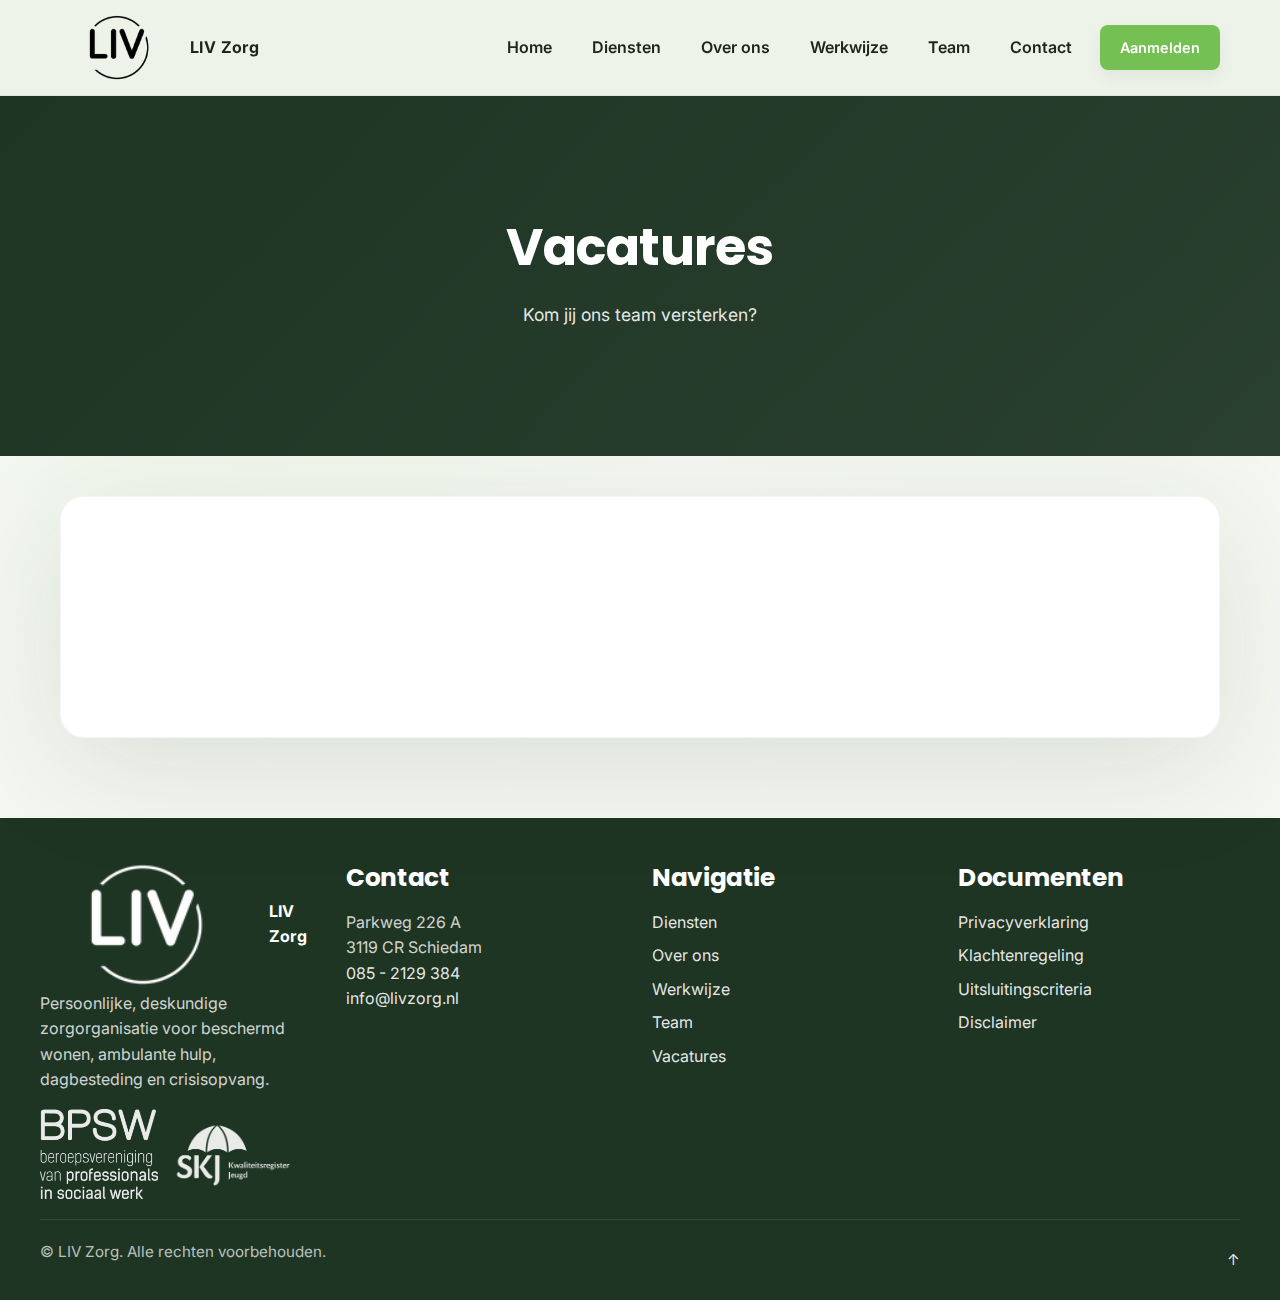
<file: vacatures.html>
<!DOCTYPE html>
<html lang="nl">
<head>
  <meta charset="UTF-8">
  <meta name="viewport" content="width=device-width, initial-scale=1.0">
  <title>Vacatures – LIV Zorg</title>
  <link rel="preconnect" href="https://fonts.googleapis.com">
  <link rel="preconnect" href="https://fonts.gstatic.com" crossorigin>
  <link href="https://fonts.googleapis.com/css2?family=Inter:wght@400;500;600;700&family=Poppins:wght@500;600;700&display=swap" rel="stylesheet">
  <link rel="stylesheet" href="style.css">
</head>
<body>
  <a class="skip-link" href="#main">Direct naar hoofdinhoud</a>
  <header class="site-header" id="top">
    <div class="header-inner">
      <div class="brand">
        <a href="index.html">
          <img src="assets/logo.webp" alt="LIV Zorg logo" class="brand-logo">
          <span class="brand-text">LIV Zorg</span>
        </a>
      </div>
      <nav class="nav" aria-label="Hoofdmenu">
        <button class="nav-toggle" aria-expanded="false" aria-controls="nav-list">
          <span class="sr-only">Toon menu</span>
          <span class="burger"></span>
        </button>
        <ul class="nav-list" id="nav-list">
          <li><a href="index.html">Home</a></li>
          <li><a href="index.html#diensten">Diensten</a></li>
          <li><a href="index.html#over">Over ons</a></li>
          <li><a href="index.html#werkwijze">Werkwijze</a></li>
          <li><a href="index.html#team">Team</a></li>
          <li><a href="index.html#contact">Contact</a></li>
          <li><a class="btn primary small" href="aanmelden.html">Aanmelden</a></li>
        </ul>
      </nav>
    </div>
  </header>

  <main id="main">
    <section class="hero hero-simple">
      <div class="hero-content">
        <h1>Vacatures</h1>
        <p class="lede">Kom jij ons team versterken?</p>
      </div>
    </section>

    <div class="layout">
      <section class="section">
        <div class="section-header fade-in">
          <p class="body">Wij zijn constant op zoek naar bevlogen professionals die het verschil willen maken en affiniteit hebben met onze doelgroep. Lijkt het jou leuk om van je passie je werk te maken en een onderdeel te zijn van team LIV, solliciteer dan door een mail te sturen naar <a href="mailto:info@livzorg.nl">info@livzorg.nl</a> met je CV en motivatie.</p>
          <p class="body" style="margin-top:var(--space-6);">Je kunt ook een kijkje nemen op onze <a href="https://linkedin.com/company/liv-zorg" target="_blank" rel="noopener">LinkedIn pagina</a>.</p>
        </div>
      </section>
    </div>
  </main>

  <footer class="site-footer">
    <div class="footer-grid">
      <div>
        <div class="brand">
          <img src="assets/logo.webp" alt="LIV Zorg logo" class="brand-logo">
          <span class="brand-text">LIV Zorg</span>
        </div>
        <p class="body">Persoonlijke, deskundige zorgorganisatie voor beschermd wonen, ambulante hulp, dagbesteding en crisisopvang.</p>
        <div class="badges">
          <img src="assets/logo-bpsw.webp" alt="BPSW keurmerk" loading="lazy">
          <img src="assets/logo-skj.webp" alt="SKJ keurmerk" loading="lazy">
        </div>
      </div>
      <div>
        <h3>Contact</h3>
        <p class="body">Parkweg 226 A<br>3119 CR Schiedam<br><a href="tel:0852129384">085 - 2129 384</a><br><a href="mailto:info@livzorg.nl">info@livzorg.nl</a></p>
      </div>
      <div>
        <h3>Navigatie</h3>
        <ul class="footer-nav">
          <li><a href="index.html#diensten">Diensten</a></li>
          <li><a href="index.html#over">Over ons</a></li>
          <li><a href="index.html#werkwijze">Werkwijze</a></li>
          <li><a href="index.html#team">Team</a></li>
          <li><a href="vacatures.html">Vacatures</a></li>
        </ul>
      </div>
      <div>
        <h3>Documenten</h3>
        <ul class="footer-nav">
          <li><a href="privacy.html">Privacyverklaring</a></li>
          <li><a href="klachtenregeling.html">Klachtenregeling</a></li>
          <li><a href="uitsluitingscriteria.html">Uitsluitingscriteria</a></li>
          <li><a href="disclaimer.html">Disclaimer</a></li>
        </ul>
      </div>
    </div>
    <div class="footer-meta">
      <p>© LIV Zorg. Alle rechten voorbehouden.</p>
      <a href="#top" class="back-to-top" aria-label="Terug naar boven">↑</a>
    </div>
  </footer>

  <button class="floating-top" aria-label="Terug naar boven">↑</button>

  <script src="script.js" defer></script>
</body>
</html>
</file>
<file: style.css>
:root{
  --liv-brand-primary:#75c053;
  --liv-brand-secondary:#1f3524;
  --liv-accent:#92d46f;
  --liv-bg:#f5f8f2;
  --liv-text-dark:#1e241e;
  --liv-text-light:#ffffff;
  --radius-sm:8px;
  --radius-lg:16px;
  --radius-xl:22px;
  --shadow-sm:0 6px 18px rgba(0,0,0,0.06);
  --shadow-lg:0 24px 60px rgba(0,0,0,0.14);
  --shadow-soft:0 30px 120px rgba(31,53,36,0.12);
  --space-2:8px;
  --space-3:12px;
  --space-4:16px;
  --space-5:20px;
  --space-6:24px;
  --space-7:28px;
  --space-8:32px;
  --space-10:40px;
  --space-12:48px;
  --space-16:64px;
  color-scheme: light;
}
*,
*::before,
*::after{
  box-sizing:border-box;
}
table,img,svg,video,iframe,embed,object{
  max-width:100%;
  height:auto;
}
input,select,textarea,button{
  max-width:100%;
}
html{
  overflow-x:hidden;
  width:100%;
  max-width:100vw;
}
body{
  margin:0;
  padding:0;
  font-family:"Inter",system-ui,-apple-system,sans-serif;
  background:radial-gradient(circle at 20% 20%, rgba(146,212,111,0.08), transparent 32%), radial-gradient(circle at 80% 10%, rgba(117,192,83,0.06), transparent 30%), var(--liv-bg);
  color:var(--liv-text-dark);
  line-height:1.6;
  overflow-x:hidden;
  width:100%;
  max-width:100vw;
  position:relative;
}
h1,h2,h3,h4{
  font-family:"Poppins","Inter",sans-serif;
  margin:0 0 var(--space-3);
  letter-spacing:-0.015em;
}
h1{font-size:clamp(2.4rem,4vw,3.2rem);}
h2{font-size:clamp(1.8rem,2.8vw,2.4rem);}
h3{font-size:clamp(1.35rem,2vw,1.55rem);}
p{margin:0 0 var(--space-4);}
a{color:inherit;text-decoration:none;}
img{
  max-width:100%;
  height:auto;
  display:block;
  width:100%;
  box-sizing:border-box;
}
ul{padding-left:20px;margin:0;}

.skip-link{
  position:absolute;left:-999px;top:auto;width:1px;height:1px;overflow:hidden;
}
.skip-link:focus{
  position:fixed;left:var(--space-4);top:var(--space-4);width:auto;height:auto;z-index:999;background:var(--liv-text-light);padding:var(--space-3) var(--space-4);border-radius:var(--radius-sm);box-shadow:var(--shadow-sm);
}
.sr-only{
  position:absolute;left:-999px;top:auto;width:1px;height:1px;overflow:hidden;
}

.site-header{
  position:sticky;top:0;z-index:900;background:rgba(237,243,232,0.96);backdrop-filter:blur(12px);border-bottom:1px solid rgba(0,0,0,0.06);
}
.header-inner{
  max-width:1200px;margin:0 auto;
  padding:var(--space-3) var(--space-5);
  display:flex;align-items:center;
  justify-content:space-between;gap:var(--space-4);
  width:100%;
  box-sizing:border-box;
}
.brand{display:flex;align-items:center;gap:var(--space-3);}
.brand a{display:flex;align-items:center;gap:var(--space-3);color:inherit;text-decoration:none;}
.site-header .brand-logo{
  width:118px;max-width:100%;
  height:auto;object-fit:contain;
  filter:invert(1) brightness(0.1);
}
.brand-text{font-weight:700;letter-spacing:0.4px;}
.nav{position:relative;}
.nav-list{display:flex;align-items:center;gap:var(--space-4);list-style:none;margin:0;padding:0;}
.nav-list a{padding:var(--space-2) var(--space-3);border-radius:var(--radius-sm);font-weight:600;transition:background .2s ease,color .2s ease;}
.nav-list a:hover,.nav-list a:focus-visible{background:rgba(117,192,83,0.12);color:var(--liv-brand-secondary);}
.nav-toggle{display:none;align-items:center;justify-content:center;width:44px;height:44px;border:1px solid rgba(0,0,0,0.1);background:var(--liv-text-light);border-radius:var(--radius-sm);}
.burger,
.burger::before,
.burger::after{display:block;position:relative;width:22px;height:2px;background:var(--liv-text-dark);transition:transform .3s ease,opacity .3s ease;}
.burger::before,.burger::after{content:"";position:absolute;left:0;}
.burger::before{top:-6px;}
.burger::after{top:6px;}
.nav-open .burger{transform:rotate(45deg);}
.nav-open .burger::before{transform:translateY(6px) rotate(90deg);}
.nav-open .burger::after{opacity:0;}

.btn{
  display:inline-flex;align-items:center;justify-content:center;gap:8px;
  padding:12px 18px;border-radius:var(--radius-lg);font-weight:700;
  border:1px solid transparent;cursor:pointer;transition:transform .2s ease,box-shadow .2s ease,background .2s ease,color .2s ease;
}
.nav-list .btn.primary.small{
  padding:10px 16px;
  min-width:120px;
  text-align:center;
  white-space:nowrap;
}
.btn.primary{background:var(--liv-brand-primary);color:var(--liv-text-light);box-shadow:var(--shadow-sm);}
.btn.primary:hover{transform:translateY(-4px);box-shadow:var(--shadow-lg);}
.btn.ghost{background:transparent;border-color:rgba(255,255,255,0.6);color:var(--liv-text-light);}
.btn.text{padding:8px 0;font-weight:600;color:var(--liv-brand-secondary);}
.btn.small{padding:10px 14px;}
.btn.full{width:100%;}

.hero{
  position:relative;min-height:70vh;color:var(--liv-text-light);display:flex;align-items:center;overflow:hidden;
}
.hero.hero-simple{
  min-height:40vh;background:linear-gradient(135deg,var(--liv-brand-secondary),rgba(31,53,36,0.95));
  color:var(--liv-text-light);
}
.hero-bg{position:absolute;inset:0;background-image:var(--hero-image);background-size:cover;background-position:center;}
.hero-overlay{position:absolute;inset:0;background:linear-gradient(120deg,rgba(31,53,36,0.9),rgba(31,53,36,0.5));}
.hero-content{position:relative;max-width:760px;margin:0 auto;padding:120px 24px;text-align:center;animation:fadeInUp 0.7s cubic-bezier(.2,.9,.3,1);}
.hero.hero-simple .hero-content{padding:80px 24px;}
.hero .eyebrow{color:#ffffff;}
.hero .lede{font-size:1.1rem;color:rgba(255,255,255,0.9);}
.hero-text-white{color:#fff!important;}
.hero-actions{display:flex;justify-content:center;gap:var(--space-4);margin-top:var(--space-6);flex-wrap:wrap;}
.scroll-indicator{position:absolute;bottom:24px;left:50%;transform:translateX(-50%);}
.scroll-indicator .dot{display:block;width:10px;height:10px;border-radius:50%;background:var(--liv-text-light);animation:pulse 2s infinite;}

.layout{
  max-width:1200px;margin:0 auto;
  padding:var(--space-10) var(--space-5);
  display:grid;gap:var(--space-8);
  width:100%;
  box-sizing:border-box;
}

.section{
  background:rgba(255,255,255,0.96);
  border-radius:24px;
  padding:var(--space-8);
  box-shadow:var(--shadow-soft);
  border:1px solid rgba(31,53,36,0.05);
  text-align:left;
  width:100%;
  box-sizing:border-box;
  overflow-wrap:break-word;
}
.section.bg-soft{
  background:linear-gradient(180deg, rgba(117,192,83,0.05), rgba(146,212,111,0.02));
  border-color:rgba(117,192,83,0.1);
}
.section.bg-soft .contact-card,.section.bg-soft .form-card{
  background:rgba(255,255,255,0.98);
  box-shadow:0 4px 20px rgba(0,0,0,0.08);
}
.section-header{
  max-width:720px;margin-bottom:var(--space-6);
  text-align:left!important;
}
.section-header h1,.section-header h2,.section-header h3{
  text-align:left!important;
}
.section-header .eyebrow{margin-bottom:var(--space-3);}
.section-header h2{margin-top:var(--space-2);}
.section-header p{
  text-align:left!important;
}
.section-content{
  max-width:900px;margin:0 auto;
  text-align:left!important;
}
.section-content h1,.section-content h2,.section-content h3,.section-content h4{
  text-align:left!important;
}
.section-content h2{margin-top:var(--space-8);margin-bottom:var(--space-4);}
.section-content h3{margin-top:var(--space-6);margin-bottom:var(--space-3);}
.section-content ul,.section-content ol{
  margin-bottom:var(--space-4);
  text-align:left!important;
}
.section-content li{
  margin-bottom:var(--space-2);
  text-align:left!important;
}
.section-content p{
  text-align:left!important;
}
.section-content strong,.section-content em{
  text-align:left!important;
}
.eyebrow{text-transform:uppercase;letter-spacing:1px;font-weight:700;color:var(--liv-brand-secondary);margin-bottom:var(--space-2);}
.body{color:#3f4a3f;}
.pillars{display:grid;grid-template-columns:repeat(auto-fit,minmax(220px,1fr));gap:var(--space-4);}
.card{
  padding:var(--space-5);
  border:1px solid rgba(0,0,0,0.05);
  border-radius:24px;
  box-shadow:var(--shadow-sm);
  background:linear-gradient(180deg,rgba(255,255,255,0.95),rgba(255,255,255,0.9));
  transition:all .3s ease;
}
.card:hover{
  transform:translateY(-8px);
  box-shadow:var(--shadow-lg);
  border-color:rgba(117,192,83,0.25);
}
.card.accent{background:linear-gradient(160deg,rgba(117,192,83,0.12),#fff);}
.card.mini{padding:var(--space-4);}

/* Welcome Section - Core Values */
.core-values-grid{
  display:grid;
  grid-template-columns:repeat(auto-fit,minmax(250px,1fr));
  gap:var(--space-6);margin-top:var(--space-8);
  width:100%;
}
.core-value-card{
  background:rgba(255,255,255,0.9);
  padding:var(--space-6);border-radius:24px;
  border:1px solid rgba(117,192,83,0.15);
  text-align:center;transition:transform .3s ease,box-shadow .3s ease;
}
.core-value-card:hover{
  transform:translateY(-4px);
  box-shadow:var(--shadow-lg);
}
.core-value-icon{
  font-size:3.5rem;margin-bottom:var(--space-4);
  display:block;
}
.core-value-card h3{
  margin-bottom:var(--space-3);
  color:var(--liv-brand-secondary);
}
.core-value-card p{
  color:#3f4a3f;line-height:1.7;margin:0;
}

/* About Section - Mission Quote */
.mission-quote{
  max-width:900px;margin:0 auto var(--space-8);
  text-align:center;
}
.mission-text{
  font-size:clamp(1.25rem,2.5vw,1.75rem);
  line-height:1.6;color:var(--liv-brand-secondary);
  font-style:italic;font-weight:500;
  padding:var(--space-6) var(--space-8);
  position:relative;
  width:100%;
  box-sizing:border-box;
}
.mission-text::before,.mission-text::after{
  content:'"';font-size:3em;line-height:0;
  color:var(--liv-brand-primary);opacity:0.3;
  position:absolute;
}
.mission-text::before{left:0;top:var(--space-4);}
.mission-text::after{right:0;bottom:var(--space-4);}

/* About Grid */
.about-grid{
  display:grid;grid-template-columns:repeat(2,1fr);
  gap:var(--space-6);max-width:900px;margin:0 auto;
}
.about-card{
  background:rgba(255,255,255,0.8);
  padding:var(--space-6);border-radius:20px;
  border:1px solid rgba(117,192,83,0.15);
}
.about-card h3{margin-bottom:var(--space-4);}
.core-values-list{
  list-style:none;padding:0;margin:0;
  display:flex;flex-direction:column;gap:var(--space-3);
}
.core-values-list li{
  padding-left:var(--space-6);position:relative;
  color:#3f4a3f;
}
.core-values-list li::before{
  content:"✓";position:absolute;left:0;
  color:var(--liv-brand-primary);font-weight:700;
}

/* About Who Section */
.about-who{
  max-width:900px;margin:var(--space-8) auto var(--space-8);
  padding:var(--space-6);background:rgba(255,255,255,0.8);
  border-radius:20px;border:1px solid rgba(117,192,83,0.15);
  box-shadow:var(--shadow-sm);
  transition:all .3s ease;
}
.about-who:hover{
  transform:translateY(-4px);
  box-shadow:var(--shadow-lg);
  border-color:rgba(117,192,83,0.3);
}
.about-who h3{
  margin-bottom:var(--space-4);
  color:var(--liv-brand-secondary);
}
.about-who p{
  color:#3f4a3f;line-height:1.7;margin:0;
}

/* Features Grid (Why Us) */
.features-grid{
  display:grid;grid-template-columns:repeat(3,1fr);
  gap:var(--space-6);max-width:1200px;margin:0 auto;
}
.feature-item{
  text-align:center;padding:var(--space-6);
  background:#fff;border-radius:24px;
  border:1px solid rgba(117,192,83,0.2);
  box-shadow:var(--shadow-sm);
  transition:all .3s ease;
}
.feature-item:hover{
  transform:translateY(-8px);
  box-shadow:var(--shadow-lg);
  border-color:var(--liv-brand-primary);
  background:linear-gradient(180deg, rgba(117,192,83,0.05), #fff);
}
.feature-icon{
  font-size:3rem;margin-bottom:var(--space-4);
  display:block;
  transition:transform .3s ease;
}
.feature-item:hover .feature-icon{
  transform:scale(1.1);
}
.feature-item h3{
  margin-bottom:var(--space-3);font-size:1.2rem;
  color:var(--liv-brand-secondary);
  transition:color .3s ease;
}
.feature-item:hover h3{
  color:var(--liv-brand-primary);
}
.feature-item p{
  color:#3f4a3f;line-height:1.7;margin:0;
}

/* Team Split Layout */
.team-split{
  display:grid;grid-template-columns:1fr 1fr;
  gap:var(--space-8);align-items:stretch;
}
.team-image{
  border-radius:20px;overflow:hidden;
  box-shadow:var(--shadow-lg);
}
.team-image img{
  width:100%;height:100%;object-fit:cover;
  display:block;
}
.team-content{
  display:flex;flex-direction:column;justify-content:center;
}
.team-values{
  list-style:none;padding:0;margin:var(--space-6) 0 0;
  display:flex;flex-direction:column;gap:var(--space-5);
}
.team-values li{
  display:flex;gap:var(--space-4);align-items:flex-start;
}
.check-icon{
  flex-shrink:0;width:32px;height:32px;
  border-radius:50%;background:var(--liv-brand-primary);
  color:#fff;display:flex;align-items:center;
  justify-content:center;font-weight:700;font-size:1.1rem;
}
.team-values strong{
  display:block;margin-bottom:var(--space-1);
  color:var(--liv-brand-secondary);
}
.team-values p{
  margin:0;color:#3f4a3f;line-height:1.6;
}
.team-special{
  margin-top:var(--space-6);
}
.team-special h3{
  margin-bottom:var(--space-5);
  color:var(--liv-brand-secondary);
}
.team-roles{
  margin-top:var(--space-6);
  padding-top:var(--space-6);
  border-top:1px solid rgba(0,0,0,0.08);
}
.team-roles h3{
  margin-bottom:var(--space-3);
  color:var(--liv-brand-secondary);
}
.team-roles p{
  color:#3f4a3f;line-height:1.7;
}
.roles-list{
  list-style:none;padding:0;margin:var(--space-4) 0 0;
  display:grid;grid-template-columns:repeat(2,1fr);
  gap:var(--space-3);
}
.roles-list li{
  padding:var(--space-3) var(--space-4);
  background:rgba(117,192,83,0.08);
  border-radius:12px;
  color:var(--liv-brand-secondary);
  font-weight:500;
  position:relative;
  padding-left:var(--space-8);
}
.roles-list li::before{
  content:"✓";position:absolute;left:var(--space-4);
  color:var(--liv-brand-primary);font-weight:700;
}
.icon-circle{width:48px;height:48px;border-radius:50%;display:flex;align-items:center;justify-content:center;background:rgba(129,201,76,0.15);color:var(--liv-brand-secondary);font-weight:700;}
.icon-circle.sm{width:36px;height:36px;font-size:14px;}
.feather{font-size:18px;}

.services-grid{display:grid;grid-template-columns:repeat(2,1fr);gap:var(--space-6);}
.service-card{
  background:#fff;border-radius:24px;
  box-shadow:var(--shadow-sm);overflow:hidden;
  transition:all .3s ease;
  display:flex;flex-direction:column;
}
.service-card:hover{
  transform:translateY(-8px);
  box-shadow:var(--shadow-lg);
}
.service-image{
  width:100%;aspect-ratio:16/9;overflow:hidden;
}
.service-image img{
  width:100%;height:100%;object-fit:cover;
  transition:transform .4s ease;
}
.service-card:hover .service-image img{transform:scale(1.08);}
.service-content{
  padding:var(--space-6);display:flex;flex-direction:column;flex:1;
}
.service-content h3{margin-bottom:var(--space-2);}
.service-intro{
  font-weight:600;color:var(--liv-brand-secondary);
  margin-bottom:var(--space-3);font-size:1.05rem;
}
.tagline{margin:0 0 var(--space-3);color:#4a5446;font-weight:500;}
.service-description{
  margin-bottom:var(--space-4);color:#3f4a3f;line-height:1.7;
}
.service-features{
  list-style:none;padding:0;margin:0 0 var(--space-5);
  display:flex;flex-direction:column;gap:var(--space-2);
}
.service-features li{
  padding-left:var(--space-5);position:relative;
  color:#3f4a3f;line-height:1.6;
}
.service-features li::before{
  content:"•";position:absolute;left:0;
  color:var(--liv-brand-primary);font-weight:700;font-size:1.2em;
}
.service-content .btn{margin-top:auto;align-self:flex-start;}
.tagline{margin:0;color:#4a5446;}
.accordion-toggle{background:none;border:none;font-size:16px;cursor:pointer;transform:rotate(0deg);transition:transform .2s ease;}
.accordion-toggle[aria-expanded="true"]{transform:rotate(180deg);}
.accordion-panel{
  max-height:0;overflow:hidden;
  transition:max-height .35s ease;
  padding:0 var(--space-6);
}
.accordion-panel.open{
  padding-top:var(--space-5);
  padding-bottom:var(--space-4);
}
.accordion-panel p{
  margin:0;line-height:1.7;
  color:#3f4a3f;
  padding-left:0;
  margin-left:calc(40px - 4px);
}
.accordion-panel ul{margin-bottom:var(--space-3);}

.split{display:grid;grid-template-columns:1fr 1fr;gap:var(--space-6);align-items:center;}
.media img{border-radius:var(--radius-lg);box-shadow:var(--shadow-lg);}
.values-grid{display:grid;grid-template-columns:repeat(auto-fit,minmax(180px,1fr));gap:var(--space-4);margin-top:var(--space-5);}

.steps{list-style:none;margin:0;padding:0;display:grid;gap:var(--space-4);}
.step{padding:var(--space-5);border-radius:var(--radius-lg);border:1px solid rgba(0,0,0,0.06);background:#fff;box-shadow:var(--shadow-sm);}
.step-head{
  display:grid;grid-template-columns:auto 1fr auto;
  align-items:center;gap:var(--space-4);
}
.step-head h3{
  margin:0;display:flex;align-items:center;
  min-height:40px;
}
.step-number{
  width:40px;height:40px;border-radius:50%;
  display:inline-flex;align-items:center;
  justify-content:center;background:var(--liv-brand-primary);
  color:#fff;font-weight:700;font-size:1.1rem;
  flex-shrink:0;
}
.step-toggle{
  padding:10px 18px;font-size:0.9rem;
  background:var(--liv-brand-primary);color:#fff;
  border:none;border-radius:12px;
  display:flex;align-items:center;gap:8px;
  cursor:pointer;transition:all .2s ease;
}
.step-toggle:hover{
  background:var(--liv-brand-secondary);
  transform:translateY(-2px);
  box-shadow:var(--shadow-sm);
}
.step-toggle[aria-expanded="true"] .toggle-icon{
  transform:rotate(180deg);
}
.toggle-icon{
  transition:transform .3s ease;
  font-size:0.8rem;
}
.toggle-text{
  font-weight:600;
}
.info-box{margin-top:var(--space-5);padding:var(--space-5);border-radius:var(--radius-lg);background:linear-gradient(120deg,rgba(129,201,76,0.12),#fff);border:1px solid rgba(0,0,0,0.06);}

.downloads-grid{display:grid;grid-template-columns:repeat(auto-fit,minmax(200px,1fr));gap:var(--space-4);}

.contact-grid{
  display:grid;grid-template-columns:1fr 1fr;
  gap:var(--space-6);align-items:start;
  margin-bottom:var(--space-6);
}
.contact-info-grid{
  display:grid;grid-template-columns:1fr 1fr;
  gap:var(--space-6);align-items:start;
}
.contact-card,.form-card{
  padding:var(--space-6);border-radius:20px;
  border:1px solid rgba(0,0,0,0.06);
  box-shadow:var(--shadow-sm);background:#fff;
}
.map-wrap{
  border-radius:20px;overflow:hidden;
  box-shadow:var(--shadow-sm);
  max-height:400px;margin-top:var(--space-6);
}
.map-wrap iframe{
  width:100%;height:400px;border:0;display:block;
}
.social{display:flex;gap:10px;flex-wrap:wrap;margin-top:var(--space-4);}
.social a{
  display:inline-flex;align-items:center;justify-content:center;
  width:40px;height:40px;border-radius:50%;
  background:rgba(117,192,83,0.1);
  color:var(--liv-brand-secondary);
  transition:background .2s ease,transform .2s ease;
}
.social a:hover{
  background:var(--liv-brand-primary);
  color:#fff;transform:translateY(-2px);
}
.social a svg{width:20px;height:20px;}
.form .field{display:flex;flex-direction:column;gap:8px;margin-bottom:var(--space-5);}
.form label{
  font-weight:600;color:var(--liv-brand-secondary);
  font-size:0.95rem;
}
.form input,.form textarea{
  padding:14px 16px;border-radius:12px;
  border:none;border-bottom:2px solid rgba(0,0,0,0.1);
  background:#f9f9f9;font:inherit;
  transition:all .2s ease;
}
.form input:focus,.form textarea:focus{
  outline:none;border-bottom-color:var(--liv-brand-primary);
  background:#fff;box-shadow:0 2px 8px rgba(117,192,83,0.1);
}
.form textarea{resize:vertical;min-height:120px;}

/* Signup Form Styles */
.form-wrapper{
  max-width:800px;margin:0 auto;
}
.signup-form .field{
  margin-bottom:var(--space-6);
}
.checkbox-group{
  display:flex;flex-direction:column;
  gap:var(--space-3);margin-top:var(--space-2);
}
.checkbox-label{
  display:flex;align-items:center;gap:var(--space-3);
  cursor:pointer;padding:var(--space-3);
  border-radius:12px;transition:background .2s ease;
}
.checkbox-label:hover{
  background:rgba(117,192,83,0.05);
}
.checkbox-label input[type="checkbox"]{
  width:20px;height:20px;
  cursor:pointer;accent-color:var(--liv-brand-primary);
}
.checkbox-label span{
  color:#3f4a3f;font-weight:500;
}
.disclaimer-text{
  color:#666;font-style:italic;
  margin-bottom:var(--space-5);
  padding:var(--space-3);
  background:rgba(117,192,83,0.08);
  border-radius:12px;
}
.small{font-size:0.9rem;color:#4a4f46;}
.map-wrap{margin-top:var(--space-4);border-radius:var(--radius-lg);overflow:hidden;box-shadow:var(--shadow-sm);}
.map-wrap iframe{width:100%;height:260px;border:0;}

.site-footer{
  background:var(--liv-brand-secondary);
  color:var(--liv-text-light);
  padding:var(--space-10) var(--space-5) var(--space-5);
  margin-top:var(--space-10);
}
.footer-grid{
  max-width:1200px;margin:0 auto;
  display:grid;
  grid-template-columns:repeat(auto-fit,minmax(200px,1fr));
  gap:var(--space-6);
  width:100%;
  box-sizing:border-box;
}
.footer-nav{
  list-style:none;padding:0;margin:0;
  display:grid;gap:var(--space-2);
}
.footer-nav a{
  color:rgba(255,255,255,0.8);
  transition:color .2s ease;
}
.footer-nav a:hover{
  color:#fff;
}
.footer-meta{
  max-width:1200px;margin:var(--space-5) auto 0;
  display:flex;align-items:center;
  justify-content:space-between;gap:var(--space-3);
  font-size:0.95rem;color:rgba(255,255,255,0.7);
  padding-top:var(--space-5);
  border-top:1px solid rgba(255,255,255,0.1);
  width:100%;
  box-sizing:border-box;
  flex-wrap:wrap;
}
.badges{
  display:flex;align-items:center;
  gap:var(--space-4);margin-top:var(--space-4);
}
.badges{
  flex-wrap:wrap;
  width:100%;
}
.badges img{
  width:118px;height:auto;
  max-width:100%;
  object-fit:contain;filter:brightness(0) invert(1);
  opacity:0.9;
}
.back-to-top{
  color:var(--liv-text-light);
  transition:opacity .2s ease;
}
.back-to-top:hover{opacity:0.8;}
.site-footer .brand{
  margin-left:-4px;
}
.site-footer .brand-logo{filter:brightness(0) invert(1);}
.site-footer .body{color:rgba(255,255,255,0.8);}
.site-footer h3{color:#fff;margin-bottom:var(--space-3);}
.site-footer a{color:rgba(255,255,255,0.9);}
.site-footer a:hover{color:#fff;}
.social{
  display:flex;gap:10px;flex-wrap:wrap;
  margin-top:var(--space-4);
}
.social a{
  display:inline-flex;align-items:center;
  justify-content:center;width:40px;height:40px;
  border-radius:50%;background:rgba(255,255,255,0.1);
  color:#fff;font-weight:600;
  transition:background .2s ease,transform .2s ease;
}
.social a:hover{
  background:rgba(255,255,255,0.2);
  transform:translateY(-2px);
}

.floating-top{
  position:fixed;right:24px;bottom:100px;
  width:50px;height:50px;border-radius:50%;
  border:none;background:var(--liv-brand-primary);
  color:#fff;font-weight:700;font-size:1.2rem;
  cursor:pointer;box-shadow:0 4px 12px rgba(117,192,83,0.4);
  opacity:0;pointer-events:none;
  transform:translateY(12px) scale(0.9);
  transition:opacity .3s ease,transform .3s ease;
  z-index:800;display:flex;align-items:center;
  justify-content:center;
  max-width:calc(100vw - 48px);
}
.floating-top:hover{
  background:var(--liv-brand-secondary);
  transform:translateY(0) scale(1.05);
  box-shadow:0 6px 20px rgba(31,53,36,0.3);
}
.floating-top.show{
  opacity:1;pointer-events:auto;
  transform:translateY(0) scale(1);
}

/* Vertical Progress Bar (Scrollspy) */
.scrollspy-nav{
  position:fixed;left:24px;top:50%;transform:translateY(-50%);z-index:700;
  display:flex;align-items:center;
}
@media (max-width:1024px){
  .scrollspy-nav{left:12px;}
}
.scrollspy-list{
  list-style:none;margin:0;padding:0;display:flex;flex-direction:column;gap:var(--space-3);
}
.scrollspy-dot{
  display:block;width:12px;height:12px;border-radius:50%;
  background:rgba(31,53,36,0.2);border:2px solid rgba(31,53,36,0.3);
  transition:all .3s ease;position:relative;
}
.scrollspy-dot:hover,.scrollspy-dot.active{
  background:var(--liv-brand-primary);border-color:var(--liv-brand-primary);
  transform:scale(1.3);box-shadow:0 0 0 4px rgba(117,192,83,0.2);
}
.scrollspy-dot::after{
  content:attr(aria-label);position:absolute;left:20px;top:50%;
  transform:translateY(-50%);white-space:nowrap;
  background:var(--liv-brand-secondary);color:#fff;padding:6px 12px;
  border-radius:var(--radius-sm);font-size:0.875rem;font-weight:600;
  transition:opacity .2s ease;z-index:10;
  opacity:0;pointer-events:none;
}
.scrollspy-dot:hover::after,
.scrollspy-dot.active::after{opacity:1;}

/* WhatsApp Button */
.whatsapp-button{
  position:fixed;right:16px;bottom:16px;width:56px;height:56px;
  border-radius:50%;background:#25D366;color:#fff;
  display:flex;align-items:center;justify-content:center;
  box-shadow:0 4px 12px rgba(37,211,102,0.4);
  transition:transform .2s ease,box-shadow .2s ease;z-index:800;
  max-width:calc(100vw - 32px);
}
.whatsapp-button:hover{transform:scale(1.1);box-shadow:0 6px 20px rgba(37,211,102,0.6);}
.whatsapp-button svg{width:28px;height:28px;}


/* Fade-in Animation */
.fade-in{
  opacity:0;transform:translateY(20px);transition:opacity .6s ease,transform .6s ease;
}
.fade-in.visible{
  opacity:1;transform:translateY(0);
}

@keyframes fadeInUp{from{opacity:0;transform:translateY(12px);}to{opacity:1;transform:translateY(0);}}
@keyframes pulse{0%{box-shadow:0 0 0 0 rgba(129,201,76,0.4);}70%{box-shadow:0 0 0 10px rgba(129,201,76,0);}100%{box-shadow:0 0 0 0 rgba(129,201,76,0);}}

@media (max-width:1024px){
  .layout{
    grid-template-columns:1fr;
    gap:var(--space-6);
    width:100%;
    box-sizing:border-box;
  }
  .hero{min-height:60vh;}
  .hero.hero-simple{min-height:35vh;}
  .header-inner{
    padding:var(--space-3) var(--space-4);
    width:100%;
    box-sizing:border-box;
  }
  .nav-toggle{display:flex;}
  .nav-list{
    position:absolute;top:calc(100% + 8px);right:0;
    flex-direction:column;background:#fff;
    padding:var(--space-4);border-radius:var(--radius-lg);
    box-shadow:var(--shadow-lg);
    min-width:240px;
    max-width:calc(100vw - var(--space-4));
    width:auto;
    transform:translateY(-8px);opacity:0;
    pointer-events:none;transition:opacity .2s ease,transform .2s ease;
    box-sizing:border-box;
  }
  .nav-open .nav-list{opacity:1;pointer-events:auto;transform:translateY(0);}
  .contact-grid{
    grid-template-columns:1fr;
    width:100%;
  }
  .contact-info-grid{
    grid-template-columns:1fr;
    width:100%;
  }
  .split{grid-template-columns:1fr;}
  .scrollspy-nav{display:none;}
  .services-grid{
    grid-template-columns:1fr;
    width:100%;
  }
  .about-grid{
    grid-template-columns:1fr;
    width:100%;
  }
  .team-split{
    grid-template-columns:1fr;
    width:100%;
  }
  .team-image{min-height:300px;}
  .features-grid{
    grid-template-columns:repeat(2,1fr);
    gap:var(--space-6);
    width:100%;
  }
  .roles-list{grid-template-columns:1fr;}
  .core-values-grid{
    grid-template-columns:1fr;
    width:100%;
  }
}
@media (max-width:768px){
  body,html{
    overflow-x:hidden!important;
    width:100%!important;
    max-width:100vw!important;
    position:relative;
  }
  main{
    width:100%;
    max-width:100vw;
    overflow-x:hidden;
  }
  .hero,.hero-bg,.hero-overlay{
    width:100%;
    max-width:100vw;
    overflow:hidden;
  }
  .site-header{
    width:100%;
    max-width:100vw;
  }
  .brand-logo{
    max-width:90px;
  }
  .hero-actions{
    flex-direction:column;
    width:100%;
  }
  .hero-actions .btn{
    width:100%;
    max-width:100%;
  }
  .header-inner{
    padding:var(--space-3) var(--space-4);
    flex-wrap:wrap;
    width:100%;
    box-sizing:border-box;
    gap:var(--space-3);
  }
  .layout{
    padding:var(--space-6) var(--space-4);
    width:100%;
    box-sizing:border-box;
    gap:var(--space-5);
  }
  .hero-content{
    padding:96px var(--space-4)!important;
    width:100%;
    box-sizing:border-box;
  }
  .hero.hero-simple .hero-content{
    padding:60px var(--space-4)!important;
    width:100%;
    box-sizing:border-box;
  }
  .section{
    padding:var(--space-5) var(--space-4)!important;
    border-radius:20px;
    width:100%;
    box-sizing:border-box;
    margin:0;
  }
  .hero{min-height:55vh;}
  .hero.hero-simple{min-height:30vh;}
  .scrollspy-nav{display:none!important;}
  .whatsapp-button{
    width:52px;height:52px;
    right:12px;bottom:12px;
    max-width:calc(100vw - 24px);
  }
  .whatsapp-button svg{width:24px;height:24px;}
  .floating-top{
    right:12px;bottom:72px;
    width:40px;height:40px;
    max-width:calc(100vw - 24px);
  }
  .services-grid{
    grid-template-columns:1fr!important;
    gap:var(--space-5);
    width:100%;
  }
  .about-grid{
    grid-template-columns:1fr!important;
    gap:var(--space-5);
    width:100%;
  }
  .mission-text{
    padding:var(--space-5) var(--space-4)!important;
    font-size:1.15rem;
    width:100%;
    box-sizing:border-box;
  }
  .mission-text::before,.mission-text::after{
    display:none;
  }
  .features-grid{
    grid-template-columns:1fr!important;
    gap:var(--space-5);
    width:100%;
  }
  .roles-list{grid-template-columns:1fr!important;}
  .contact-grid{
    grid-template-columns:1fr!important;
    width:100%;
    gap:var(--space-5);
  }
  .team-split{
    grid-template-columns:1fr!important;
    gap:var(--space-6);
    width:100%;
  }
  .team-image{min-height:250px;}
  .contact-info-grid{
    grid-template-columns:1fr!important;
    width:100%;
  }
  .core-values-grid{
    grid-template-columns:1fr!important;
    gap:var(--space-5);
    width:100%;
  }
  .core-value-icon{font-size:2.5rem;}
  .nav-list{
    min-width:auto!important;
    width:calc(100vw - var(--space-4))!important;
    max-width:280px;
    right:var(--space-2);
  }
  .nav-list .btn.primary.small{
    min-width:auto!important;
    width:100%;
    white-space:normal;
  }
  .site-footer{
    padding:var(--space-8) var(--space-4) var(--space-4)!important;
    width:100%;
    box-sizing:border-box;
  }
  .footer-grid{
    gap:var(--space-5);
    grid-template-columns:1fr!important;
    width:100%;
  }
  .footer-meta{
    flex-direction:column;
    align-items:flex-start;
    gap:var(--space-2);
  }
  .section-header,.section-content{
    width:100%;
    box-sizing:border-box;
  }
  .about-who{
    width:100%;
    box-sizing:border-box;
    margin-left:0;
    margin-right:0;
  }
  .mission-quote{
    width:100%;
    box-sizing:border-box;
  }
  .contact-card,.form-card{
    width:100%;
    box-sizing:border-box;
  }
  .map-wrap{
    width:100%;
    box-sizing:border-box;
  }
  .map-wrap iframe{
    width:100%!important;
    max-width:100%;
  }
  .form-wrapper{
    width:100%;
    box-sizing:border-box;
  }
  .step-head{
    grid-template-columns:auto 1fr auto;
    gap:var(--space-2);
  }
  .step-toggle{
    padding:8px 12px;
    font-size:0.85rem;
    white-space:nowrap;
  }
  .accordion-panel{
    padding:0 var(--space-4)!important;
  }
  .accordion-panel p{
    margin-left:calc(40px - 8px)!important;
  }
  .pillars{
    grid-template-columns:1fr!important;
    width:100%;
  }
  .card{
    width:100%;
    box-sizing:border-box;
  }
  .step{
    width:100%;
    box-sizing:border-box;
  }
  .service-card{
    width:100%;
    box-sizing:border-box;
  }
  .feature-item{
    width:100%;
    box-sizing:border-box;
  }
  .core-value-card{
    width:100%;
    box-sizing:border-box;
  }
  .about-card{
    width:100%;
    box-sizing:border-box;
  }
  .hero-actions .btn{
    width:100%;
    max-width:100%;
    box-sizing:border-box;
  }
  .form input,.form textarea,.form select{
    width:100%;
    box-sizing:border-box;
  }
}

@media (prefers-reduced-motion: reduce){
  *{animation:none!important;transition:none!important;}
  .fade-in{opacity:1;transform:none;}
}

/* Contact form link styles */
.contact-card a,.form-card a{
  color:var(--liv-brand-secondary);text-decoration:underline;
  transition:color .2s ease;
}
.contact-card a:hover,.form-card a:hover{
  color:var(--liv-brand-primary);
}
</file>
